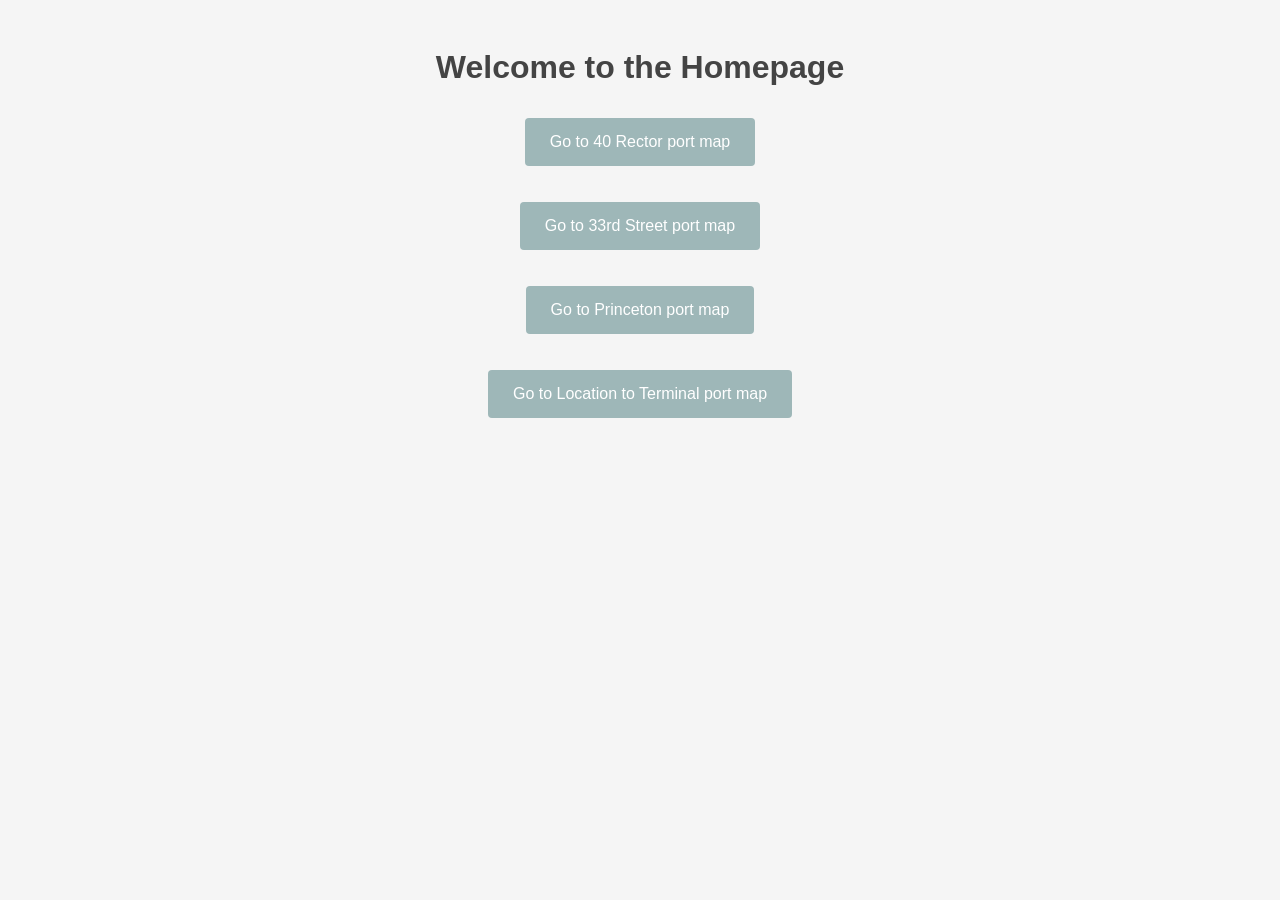
<file: index.html>
<!DOCTYPE html>
<html lang="en">
<head>
    <meta charset="UTF-8">
    <meta http-equiv="X-UA-Compatible" content="IE=edge">
    <meta name="viewport" content="width=device-width, initial-scale=1.0">
    <link rel="stylesheet" href="homepagestyle.css">
    <title>Home</title>
</head>
<body>
    <h1>Welcome to the Homepage</h1>

    <p><a href="40 Rector.html">Go to 40 Rector port map</a></p>
    <p><a href="33rd.html">Go to 33rd Street port map</a></p>
    <p><a href="Princeton.html">Go to Princeton port map</a></p>
    <p><a href="Location To Terminal Map.html">Go to Location to Terminal port map</a></p>
</body>
</html>
</file>
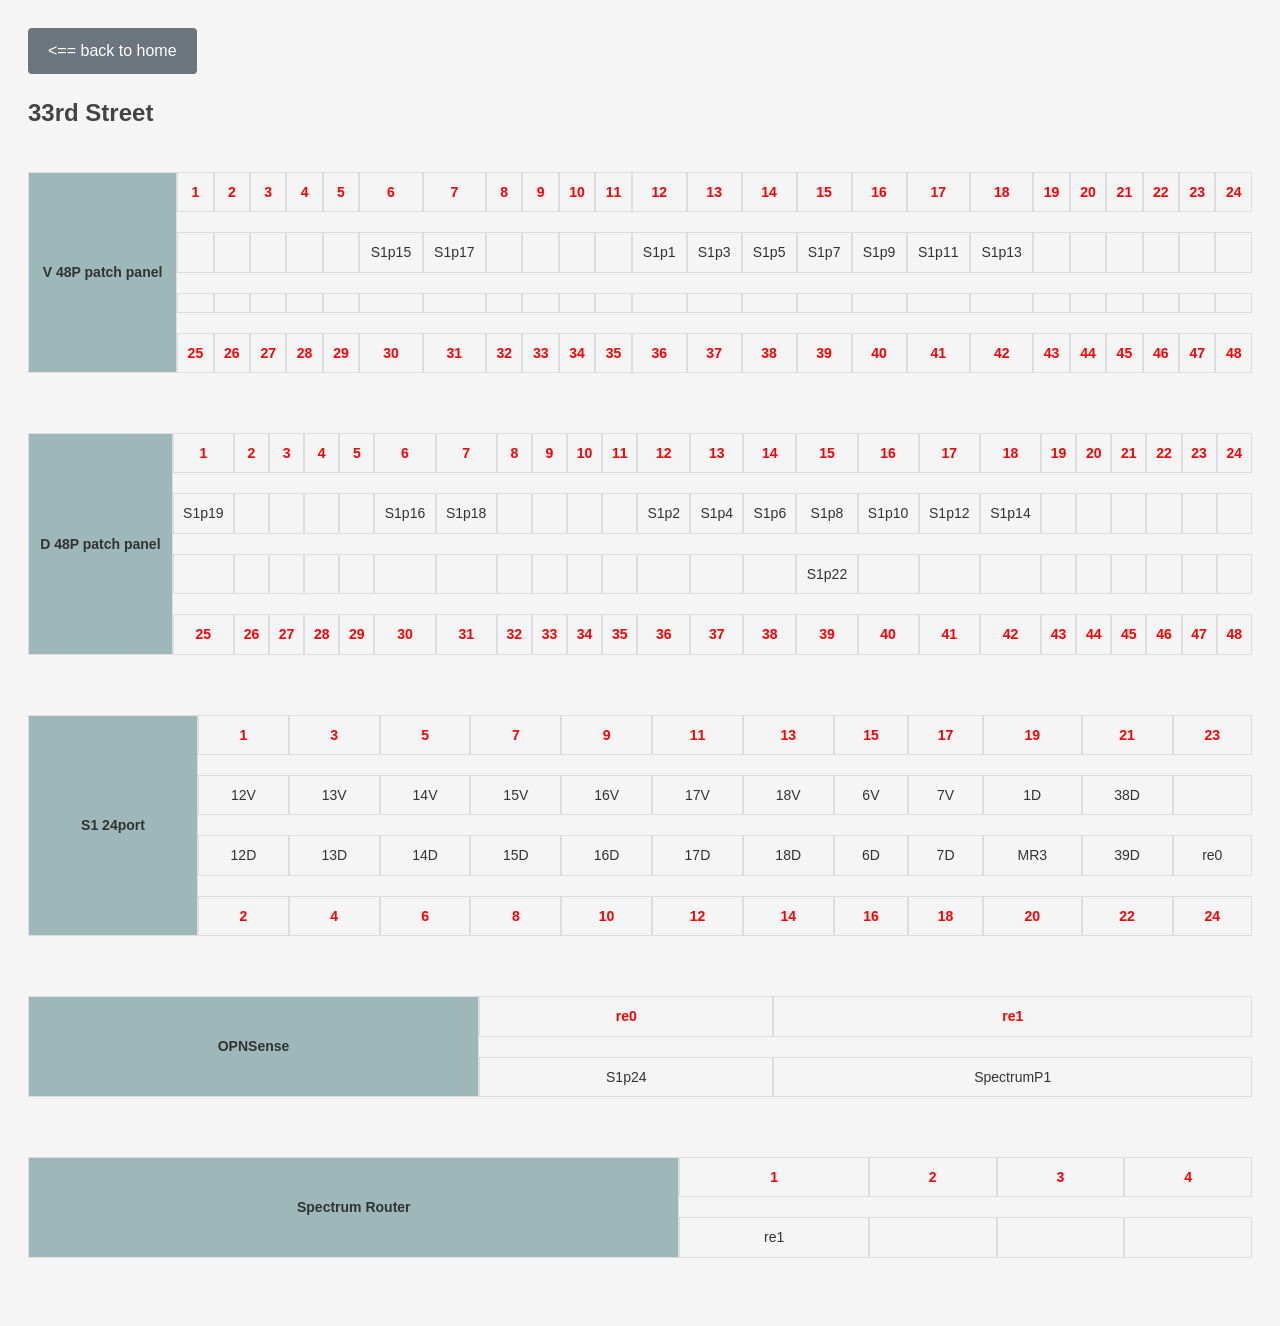
<file: 33rd.html>
<!DOCTYPE html>
<html lang="en">
<head>
    <meta charset="UTF-8">
    <meta http-equiv="X-UA-Compatible" content="IE=edge">
    <meta name="viewport" content="width=device-width, initial-scale=1.0">
    <link rel="stylesheet" href="stylesheet.css">
    <title>Document</title>
</head>
<body>
    <a href="index.html"><== back to home</a>

    <h2>33rd Street</h2>
<table>
       <tr>
        <th rowspan="4">V  48P patch panel</th>
        <td class="portnum">1</td>
        <td class="portnum">2</td>
        <td class="portnum">3</td>
        <td class="portnum">4</td>
        <td class="portnum">5</td>
        <td class="portnum">6</td>
        <td class="portnum">7</td>
        <td class="portnum">8</td>
        <td class="portnum">9</td>
        <td class="portnum">10</td>
        <td class="portnum">11</td>
        <td class="portnum">12</td>
        <td class="portnum">13</td>
        <td class="portnum">14</td>
        <td class="portnum">15</td>
        <td class="portnum">16</td>
        <td class="portnum">17</td>
        <td class="portnum">18</td>
        <td class="portnum">19</td>
        <td class="portnum">20</td>
        <td class="portnum">21</td>
        <td class="portnum">22</td>
        <td class="portnum">23</td>
        <td class="portnum">24</td>
    </tr>
    <tr>
        <td></td>
        <td></td>
        <td></td>
        <td></td>
        <td></td>
        <td>S1p15</td>
        <td>S1p17</td>
        <td></td>
        <td></td>
        <td></td>
        <td></td>
        <td>S1p1</td>
        <td>S1p3</td>
        <td>S1p5</td>
        <td>S1p7</td>
        <td>S1p9</td>
        <td>S1p11</td>
        <td>S1p13</td>
        <td></td>
        <td></td>
        <td></td>
        <td></td>
        <td></td>
        <td></td>
    </tr>
    <tr style="height: 20px;">
        <td></td>
        <td></td>
        <td></td>
        <td></td>
        <td></td>
        <td></td>
        <td></td>
        <td></td>
        <td></td>
        <td></td>
        <td></td>
        <td></td>
        <td></td>
        <td></td>
        <td></td>
        <td></td>
        <td></td>
        <td></td>
        <td></td>
        <td></td>
        <td></td>
        <td></td>
        <td></td>
        <td></td>
    </tr>
    <tr>
        <td class="portnum">25</td>
        <td class="portnum">26</td>
        <td class="portnum">27</td>
        <td class="portnum">28</td>
        <td class="portnum">29</td>
        <td class="portnum">30</td>
        <td class="portnum">31</td>
        <td class="portnum">32</td>
        <td class="portnum">33</td>
        <td class="portnum">34</td>
        <td class="portnum">35</td>
        <td class="portnum">36</td>
        <td class="portnum">37</td>
        <td class="portnum">38</td>
        <td class="portnum">39</td>
        <td class="portnum">40</td>
        <td class="portnum">41</td>
        <td class="portnum">42</td>
        <td class="portnum">43</td>
        <td class="portnum">44</td>
        <td class="portnum">45</td>
        <td class="portnum">46</td>
        <td class="portnum">47</td>
        <td class="portnum">48</td>
    </tr>
</table>
<table>
    <tr>
        <th rowspan="4">D  48P patch panel</th>
        <td class="portnum">1</td>
        <td class="portnum">2</td>
        <td class="portnum">3</td>
        <td class="portnum">4</td>
        <td class="portnum">5</td>
        <td class="portnum">6</td>
        <td class="portnum">7</td>
        <td class="portnum">8</td>
        <td class="portnum">9</td>
        <td class="portnum">10</td>
        <td class="portnum">11</td>
        <td class="portnum">12</td>
        <td class="portnum">13</td>
        <td class="portnum">14</td>
        <td class="portnum">15</td>
        <td class="portnum">16</td>
        <td class="portnum">17</td>
        <td class="portnum">18</td>
        <td class="portnum">19</td>
        <td class="portnum">20</td>
        <td class="portnum">21</td>
        <td class="portnum">22</td>
        <td class="portnum">23</td>
        <td class="portnum">24</td>
    </tr>
    <tr>
        <td>S1p19</td>
        <td></td>
        <td></td>
        <td></td>
        <td></td>
        <td>S1p16</td>
        <td>S1p18</td>
        <td></td>
        <td></td>
        <td></td>
        <td></td>
        <td>S1p2</td>
        <td>S1p4</td>
        <td>S1p6</td>
        <td>S1p8</td>
        <td>S1p10</td>
        <td>S1p12</td>
        <td>S1p14</td>
        <td></td>
        <td></td>
        <td></td>
        <td></td>
        <td></td>
        <td></td>
    </tr>
    <tr>
        <td></td>
        <td></td>
        <td></td>
        <td></td>
        <td></td>
        <td></td>
        <td></td>
        <td></td>
        <td></td>
        <td></td>
        <td></td>
        <td></td>
        <td></td>
        <td></td>
        <td>S1p22</td>
        <td></td>
        <td></td>
        <td></td>
        <td></td>
        <td></td>
        <td></td>
        <td></td>
        <td></td>
        <td></td>
    </tr>
    <tr>
        <td class="portnum">25</td>
        <td class="portnum">26</td>
        <td class="portnum">27</td>
        <td class="portnum">28</td>
        <td class="portnum">29</td>
        <td class="portnum">30</td>
        <td class="portnum">31</td>
        <td class="portnum">32</td>
        <td class="portnum">33</td>
        <td class="portnum">34</td>
        <td class="portnum">35</td>
        <td class="portnum">36</td>
        <td class="portnum">37</td>
        <td class="portnum">38</td>
        <td class="portnum">39</td>
        <td class="portnum">40</td>
        <td class="portnum">41</td>
        <td class="portnum">42</td>
        <td class="portnum">43</td>
        <td class="portnum">44</td>
        <td class="portnum">45</td>
        <td class="portnum">46</td>
        <td class="portnum">47</td>
        <td class="portnum">48</td>
    </tr>
</table>    
<table>
    <tr>
        <th rowspan="4">S1 24port</th>
        <td class="portnum">1</td>
        <td class="portnum">3</td>
        <td class="portnum">5</td>
        <td class="portnum">7</td>
        <td class="portnum">9</td>
        <td class="portnum">11</td>
        <td class="portnum">13</td>
        <td class="portnum">15</td>
        <td class="portnum">17</td>
        <td class="portnum">19</td>
        <td class="portnum">21</td>
        <td class="portnum">23</td>
    </tr>
    <tr>
        <td>12V</td>
        <td>13V</td>
        <td>14V</td>
        <td>15V</td>
        <td>16V</td>
        <td>17V</td>
        <td>18V</td>
        <td>6V</td>
        <td>7V</td>
        <td>1D</td>
        <td>38D</td>
        <td></td>
    </tr>
    <tr>
        <td>12D</td>
        <td>13D</td>
        <td>14D</td>
        <td>15D</td>
        <td>16D</td>
        <td>17D</td>
        <td>18D</td>
        <td>6D</td>
        <td>7D</td>
        <td>MR3</td>
        <td>39D</td>
        <td>re0</td>
    </tr>
    <tr>
        <td class="portnum">2</td>
        <td class="portnum">4</td>
        <td class="portnum">6</td>
        <td class="portnum">8</td>
        <td class="portnum">10</td>
        <td class="portnum">12</td>
        <td class="portnum">14</td>
        <td class="portnum">16</td>
        <td class="portnum">18</td>
        <td class="portnum">20</td>
        <td class="portnum">22</td>
        <td class="portnum">24</td>
    </tr>
</table>
<table>
    <tr>
        <th rowspan="2">OPNSense</th>
        <td class="portnum">re0</td>
        <td class="portnum">re1</td>
    </tr>
    <tr>
        <td>S1p24</td>
        <td>SpectrumP1</td>
    </tr>
</table>
<table>
     <tr>
        <th rowspan="2">Spectrum Router</th>
        <td class="portnum">1</td>
        <td class="portnum">2</td>
        <td class="portnum">3</td>
        <td class="portnum">4</td>
    </tr>
    <tr>
        <td>re1</td>
        <td></td>
        <td></td>
        <td></td>
    </tr>
</table>
</body>
</html>
</file>
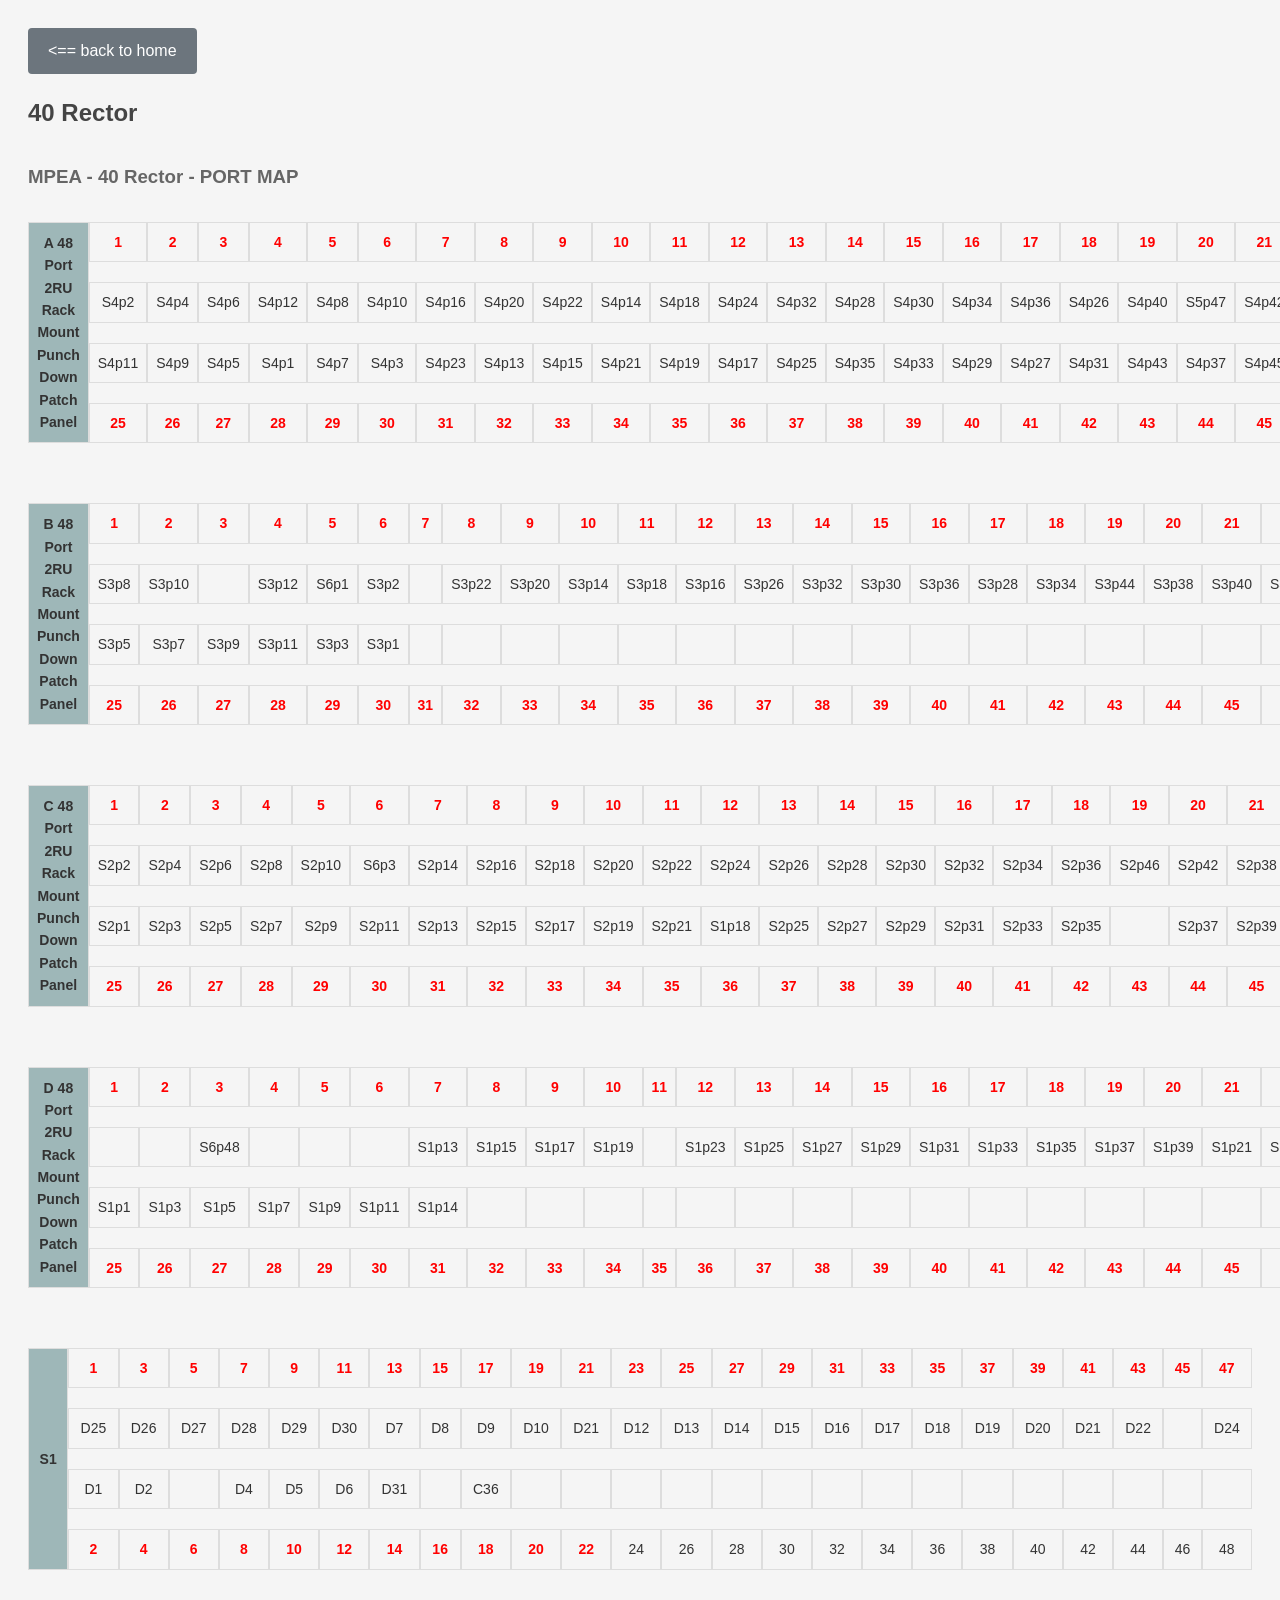
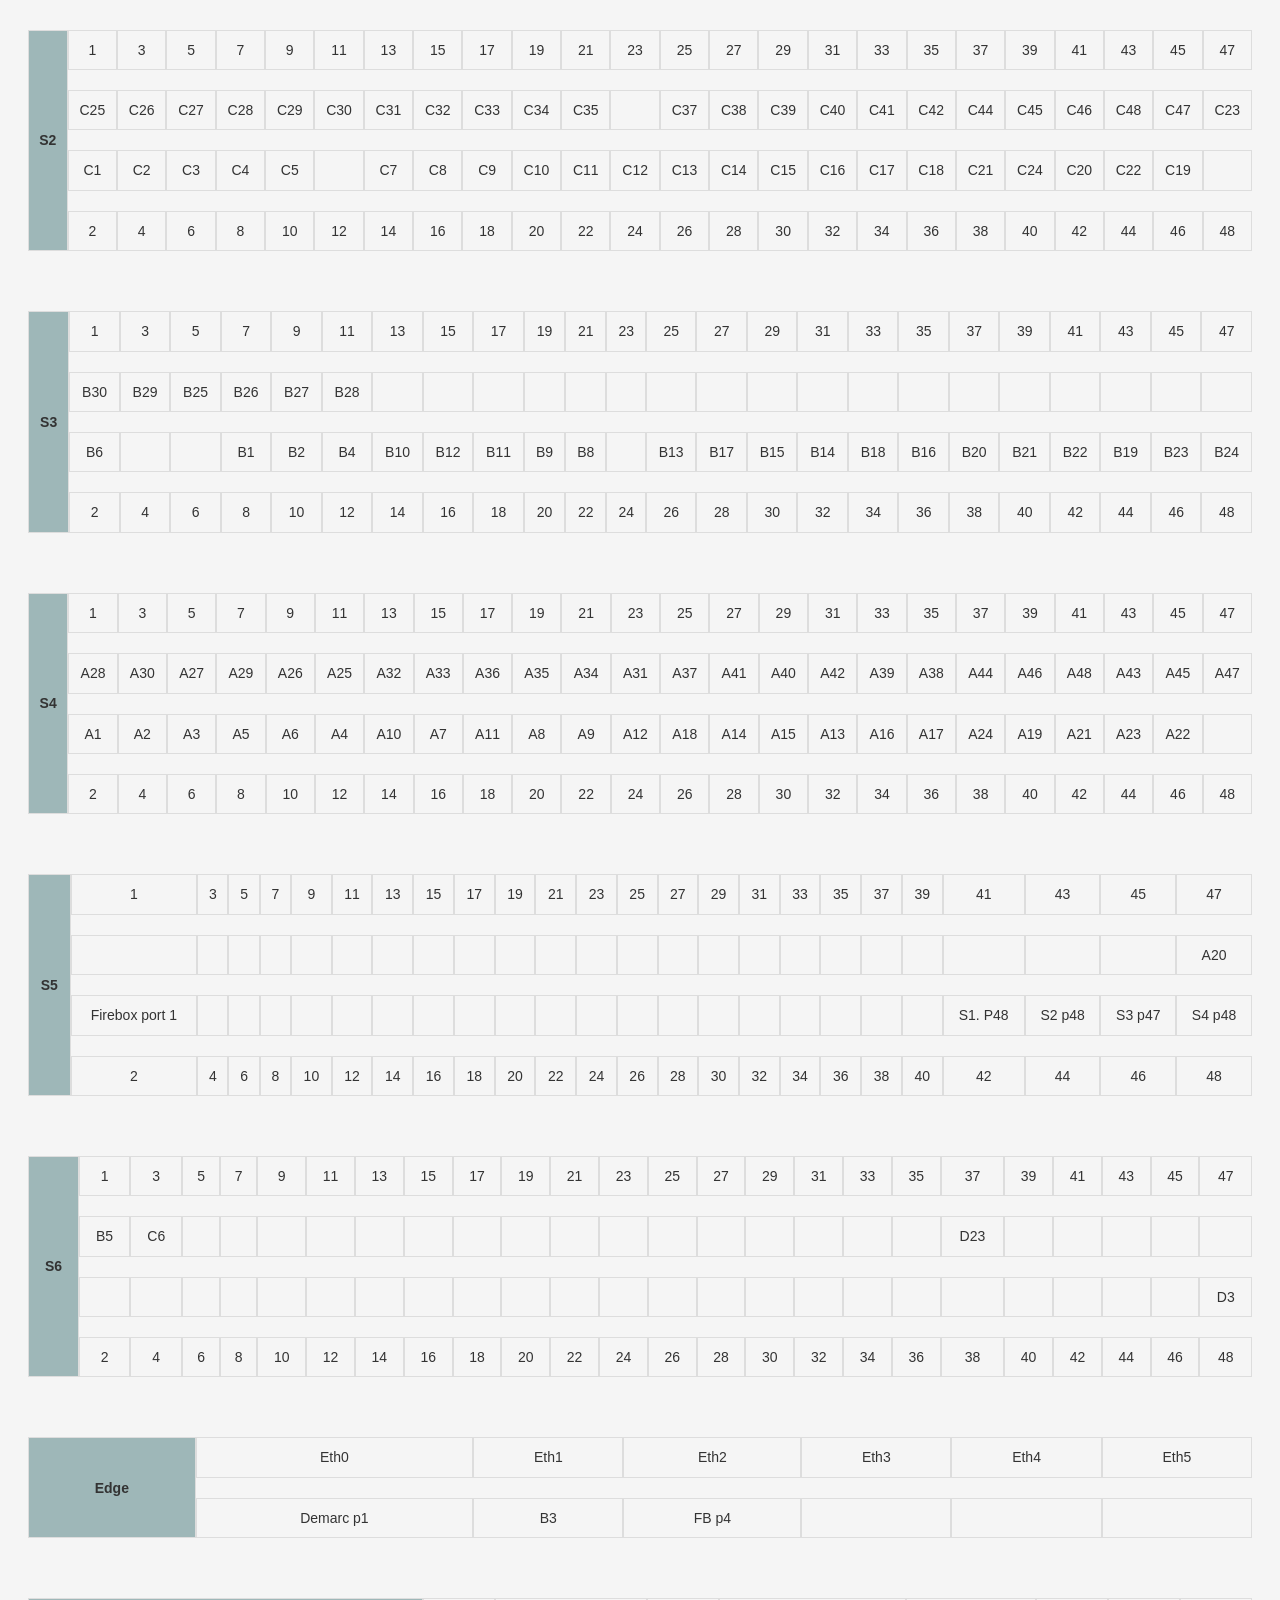
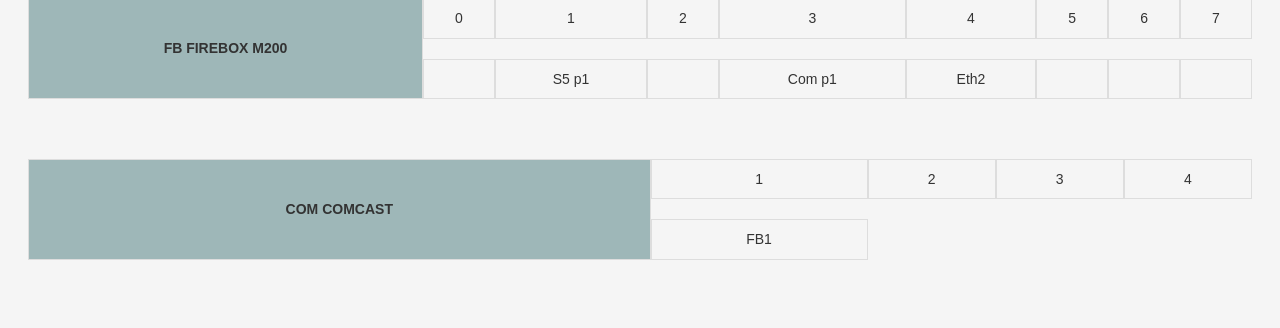
<file: 40 Rector.html>
<!DOCTYPE html>
<html lang="en">
<head>
    <meta charset="UTF-8">
    <meta http-equiv="X-UA-Compatible" content="IE=edge">
    <meta name="viewport" content="width=device-width, initial-scale=1.0">
    <link rel="stylesheet" href="stylesheet.css">
    <title>Document</title>
</head>
<body>
<a href="index.html"><== back to home</a>
    
<h2>40 Rector</h2>

<h3>MPEA - 40 Rector - PORT MAP</h3>

<table>    
    <tr>
        <th rowspan="4">A 48 Port 2RU Rack Mount Punch Down Patch Panel </th>
        <td class="portnum">1</td>
        <td class="portnum">2</td>
        <td class="portnum">3</td>
        <td class="portnum">4</td>
        <td class="portnum">5</td>
        <td class="portnum">6</td>
        <td class="portnum">7</td>
        <td class="portnum">8</td>
        <td class="portnum">9</td>
        <td class="portnum">10</td>
        <td class="portnum">11</td>
        <td class="portnum">12</td>
        <td class="portnum">13</td>
        <td class="portnum">14</td>
        <td class="portnum">15</td>
        <td class="portnum">16</td>
        <td class="portnum">17</td>
        <td class="portnum">18</td>
        <td class="portnum">19</td>
        <td class="portnum">20</td>
        <td class="portnum">21</td>
        <td class="portnum">22</td>
        <td class="portnum">23</td>
        <td class="portnum">24</td>
    </tr>
    <tr>
        <td>S4p2</td>
        <td>S4p4</td>
        <td>S4p6</td>
        <td>S4p12</td>
        <td>S4p8</td>
        <td>S4p10</td>
        <td>S4p16</td>
        <td>S4p20</td>
        <td>S4p22</td>
        <td>S4p14</td>
        <td>S4p18</td>
        <td>S4p24</td>
        <td>S4p32</td>
        <td>S4p28</td>
        <td>S4p30</td>
        <td>S4p34</td>
        <td>S4p36</td>
        <td>S4p26</td>
        <td>S4p40</td>
        <td>S5p47</td>
        <td>S4p42</td>
        <td>S4p46</td>
        <td>S4p44</td>
        <td>S4p38</td>
    </tr>
    <tr>
        <td>S4p11</td>
        <td>S4p9</td>
        <td>S4p5</td>
        <td>S4p1</td>
        <td>S4p7</td>
        <td>S4p3</td>
        <td>S4p23</td>
        <td>S4p13</td>
        <td>S4p15</td>
        <td>S4p21</td>
        <td>S4p19</td>
        <td>S4p17</td>
        <td>S4p25</td>
        <td>S4p35</td>
        <td>S4p33</td>
        <td>S4p29</td>
        <td>S4p27</td>
        <td>S4p31</td>
        <td>S4p43</td>
        <td>S4p37</td>
        <td>S4p45</td>
        <td>S4p39</td>
        <td>S4p47</td>
        <td>S4p41</td>
    </tr>
    <tr>
        <td class="portnum">25</td>
        <td class="portnum">26</td>
        <td class="portnum">27</td>
        <td class="portnum">28</td>
        <td class="portnum">29</td>
        <td class="portnum">30</td>
        <td class="portnum">31</td>
        <td class="portnum">32</td>
        <td class="portnum">33</td>
        <td class="portnum">34</td>
        <td class="portnum">35</td>
        <td class="portnum">36</td>
        <td class="portnum">37</td>
        <td class="portnum">38</td>
        <td class="portnum">39</td>
        <td class="portnum">40</td>
        <td class="portnum">41</td>
        <td class="portnum">42</td>
        <td class="portnum">43</td>
        <td class="portnum">44</td>
        <td class="portnum">45</td>
        <td class="portnum">46</td>
        <td class="portnum">47</td>
        <td class="portnum">48</td>
    </tr>
</table>
<table>
    <tr>
        <th rowspan="4">B 48 Port 2RU Rack Mount Punch Down Patch Panel </th>
        <td class="portnum">1</td>
        <td class="portnum">2</td>
        <td class="portnum">3</td>
        <td class="portnum">4</td>
        <td class="portnum">5</td>
        <td class="portnum">6</td>
        <td class="portnum">7</td>
        <td class="portnum">8</td>
        <td class="portnum">9</td>
        <td class="portnum">10</td>
        <td class="portnum">11</td>
        <td class="portnum">12</td>
        <td class="portnum">13</td>
        <td class="portnum">14</td>
        <td class="portnum">15</td>
        <td class="portnum">16</td>
        <td class="portnum">17</td>
        <td class="portnum">18</td>
        <td class="portnum">19</td>
        <td class="portnum">20</td>
        <td class="portnum">21</td>
        <td class="portnum">22</td>
        <td class="portnum">23</td>
        <td class="portnum">24</td>
    </tr>
    <tr>
        <td>S3p8</td>
        <td>S3p10</td>
        <td></td>
        <td>S3p12</td>
        <td>S6p1</td>
        <td>S3p2</td>
        <td></td>
        <td>S3p22</td>
        <td>S3p20</td>
        <td>S3p14</td>
        <td>S3p18</td>
        <td>S3p16</td>
        <td>S3p26</td>
        <td>S3p32</td>
        <td>S3p30</td>
        <td>S3p36</td>
        <td>S3p28</td>
        <td>S3p34</td>
        <td>S3p44</td>
        <td>S3p38</td>
        <td>S3p40</td>
        <td>S3p42</td>
        <td>S3p46</td>
        <td>S3p48</td>
    </tr>
    <tr>
        <td>S3p5</td>
        <td>S3p7</td>
        <td>S3p9</td>
        <td>S3p11</td>
        <td>S3p3</td>
        <td>S3p1</td>
        <td></td>
        <td></td>
        <td></td>
        <td></td>
        <td></td>
        <td></td>
        <td></td>
        <td></td>
        <td></td>
        <td></td>
        <td></td>
        <td></td>
        <td></td>
        <td></td>
        <td></td>
        <td></td>
        <td></td>
        <td></td>
    </tr>
    <tr>
        <td class="portnum">25</td>
        <td class="portnum">26</td>
        <td class="portnum">27</td>
        <td class="portnum">28</td>
        <td class="portnum">29</td>
        <td class="portnum">30</td>
        <td class="portnum">31</td>
        <td class="portnum">32</td>
        <td class="portnum">33</td>
        <td class="portnum">34</td>
        <td class="portnum">35</td>
        <td class="portnum">36</td>
        <td class="portnum">37</td>
        <td class="portnum">38</td>
        <td class="portnum">39</td>
        <td class="portnum">40</td>
        <td class="portnum">41</td>
        <td class="portnum">42</td>
        <td class="portnum">43</td>
        <td class="portnum">44</td>
        <td class="portnum">45</td>
        <td class="portnum">46</td>
        <td class="portnum">47</td>
        <td class="portnum">48</td>
    </tr>
</table>
<table>
    <tr>
        <th rowspan="4">C 48 Port 2RU Rack Mount Punch Down Patch Panel </th>
        <td class="portnum">1</td>
        <td class="portnum">2</td>
        <td class="portnum">3</td>
        <td class="portnum">4</td>
        <td class="portnum">5</td>
        <td class="portnum">6</td>
        <td class="portnum">7</td>
        <td class="portnum">8</td>
        <td class="portnum">9</td>
        <td class="portnum">10</td>
        <td class="portnum">11</td>
        <td class="portnum">12</td>
        <td class="portnum">13</td>
        <td class="portnum">14</td>
        <td class="portnum">15</td>
        <td class="portnum">16</td>
        <td class="portnum">17</td>
        <td class="portnum">18</td>
        <td class="portnum">19</td>
        <td class="portnum">20</td>
        <td class="portnum">21</td>
        <td class="portnum">22</td>
        <td class="portnum">23</td>
        <td class="portnum">24</td>
    </tr>
    <tr>
        <td>S2p2</td>
        <td>S2p4</td>
        <td>S2p6</td>
        <td>S2p8</td>
        <td>S2p10</td>
        <td>S6p3</td>
        <td>S2p14</td>
        <td>S2p16</td>
        <td>S2p18</td>
        <td>S2p20</td>
        <td>S2p22</td>
        <td>S2p24</td>
        <td>S2p26</td>
        <td>S2p28</td>
        <td>S2p30</td>
        <td>S2p32</td>
        <td>S2p34</td>
        <td>S2p36</td>
        <td>S2p46</td>
        <td>S2p42</td>
        <td>S2p38</td>
        <td>S2p44</td>
        <td>S2p47</td>
        <td>S2p40</td>
    </tr>
    <tr>
        <td>S2p1</td>
        <td>S2p3</td>
        <td>S2p5</td>
        <td>S2p7</td>
        <td>S2p9</td>
        <td>S2p11</td>
        <td>S2p13</td>
        <td>S2p15</td>
        <td>S2p17</td>
        <td>S2p19</td>
        <td>S2p21</td>
        <td>S1p18</td>
        <td>S2p25</td>
        <td>S2p27</td>
        <td>S2p29</td>
        <td>S2p31</td>
        <td>S2p33</td>
        <td>S2p35</td>
        <td></td>
        <td>S2p37</td>
        <td>S2p39</td>
        <td>S2p41</td>
        <td>S2p45</td>
        <td>S2p43</td>
    </tr>
    <tr>
        <td class="portnum">25</td>
        <td class="portnum">26</td>
        <td class="portnum">27</td>
        <td class="portnum">28</td>
        <td class="portnum">29</td>
        <td class="portnum">30</td>
        <td class="portnum">31</td>
        <td class="portnum">32</td>
        <td class="portnum">33</td>
        <td class="portnum">34</td>
        <td class="portnum">35</td>
        <td class="portnum">36</td>
        <td class="portnum">37</td>
        <td class="portnum">38</td>
        <td class="portnum">39</td>
        <td class="portnum">40</td>
        <td class="portnum">41</td>
        <td class="portnum">42</td>
        <td class="portnum">43</td>
        <td class="portnum">44</td>
        <td class="portnum">45</td>
        <td class="portnum">46</td>
        <td class="portnum">47</td>
        <td class="portnum">48</td>
    </tr>
</table>
<table>
    <tr>
        <th rowspan="4">D 48 Port 2RU Rack Mount Punch Down Patch Panel </th>
        <td class="portnum">1</td>
        <td class="portnum">2</td>
        <td class="portnum">3</td>
        <td class="portnum">4</td>
        <td class="portnum">5</td>
        <td class="portnum">6</td>
        <td class="portnum">7</td>
        <td class="portnum">8</td>
        <td class="portnum">9</td>
        <td class="portnum">10</td>
        <td class="portnum">11</td>
        <td class="portnum">12</td>
        <td class="portnum">13</td>
        <td class="portnum">14</td>
        <td class="portnum">15</td>
        <td class="portnum">16</td>
        <td class="portnum">17</td>
        <td class="portnum">18</td>
        <td class="portnum">19</td>
        <td class="portnum">20</td>
        <td class="portnum">21</td>
        <td class="portnum">22</td>
        <td class="portnum">23</td>
        <td class="portnum">24</td>
    </tr>
    <tr>
        <td></td>
        <td></td>
        <td>S6p48</td>
        <td></td>
        <td></td>
        <td></td>
        <td>S1p13</td>
        <td>S1p15</td>
        <td>S1p17</td>
        <td>S1p19</td>
        <td></td>
        <td>S1p23</td>
        <td>S1p25</td>
        <td>S1p27</td>
        <td>S1p29</td>
        <td>S1p31</td>
        <td>S1p33</td>
        <td>S1p35</td>
        <td>S1p37</td>
        <td>S1p39</td>
        <td>S1p21</td>
        <td>S1p43</td>
        <td>S6p37</td>
        <td>S1p47</td>
    </tr>
    <tr>
        <td>S1p1</td>
        <td>S1p3</td>
        <td>S1p5</td>
        <td>S1p7</td>
        <td>S1p9</td>
        <td>S1p11</td>
        <td>S1p14</td>
        <td></td>
        <td></td>
        <td></td>
        <td></td>
        <td></td>
        <td></td>
        <td></td>
        <td></td>
        <td></td>
        <td></td>
        <td></td>
        <td></td>
        <td></td>
        <td></td>
        <td></td>
        <td></td>
        <td></td>
    </tr>
    <tr>
        <td class="portnum">25</td>
        <td class="portnum">26</td>
        <td class="portnum">27</td>
        <td class="portnum">28</td>
        <td class="portnum">29</td>
        <td class="portnum">30</td>
        <td class="portnum">31</td>
        <td class="portnum">32</td>
        <td class="portnum">33</td>
        <td class="portnum">34</td>
        <td class="portnum">35</td>
        <td class="portnum">36</td>
        <td class="portnum">37</td>
        <td class="portnum">38</td>
        <td class="portnum">39</td>
        <td class="portnum">40</td>
        <td class="portnum">41</td>
        <td class="portnum">42</td>
        <td class="portnum">43</td>
        <td class="portnum">44</td>
        <td class="portnum">45</td>
        <td class="portnum">46</td>
        <td class="portnum">47</td>
        <td class="portnum">48</td>
    </tr>
</table>
<table>
    <tr>
        <th rowspan="4">S1</th>
        <td class="portnum">1</td>
        <td class="portnum">3</td>
        <td class="portnum">5</td>
        <td class="portnum">7</td>
        <td class="portnum">9</td>
        <td class="portnum">11</td>
        <td class="portnum">13</td>
        <td class="portnum">15</td>
        <td class="portnum">17</td>
        <td class="portnum">19</td>
        <td class="portnum">21</td>
        <td class="portnum">23</td>
        <td class="portnum">25</td>
        <td class="portnum">27</td>
        <td class="portnum">29</td>
        <td class="portnum">31</td>
        <td class="portnum">33</td>
        <td class="portnum">35</td>
        <td class="portnum">37</td>
        <td class="portnum">39</td>
        <td class="portnum">41</td>
        <td class="portnum">43</td>
        <td class="portnum">45</td>
        <td class="portnum">47</td>
    </tr>
    <tr>
        <td>D25</td>
        <td>D26</td>
        <td>D27</td>
        <td>D28</td>
        <td>D29</td>
        <td>D30</td>
        <td>D7</td>
        <td>D8</td>
        <td>D9</td>
        <td>D10</td>
        <td>D21</td>
        <td>D12</td>
        <td>D13</td>
        <td>D14</td>
        <td>D15</td>
        <td>D16</td>
        <td>D17</td>
        <td>D18</td>
        <td>D19</td>
        <td>D20</td>
        <td>D21</td>
        <td>D22</td>
        <td></td>
        <td>D24</td>
    </tr>
    <tr>
        <td>D1</td>
        <td>D2</td>
        <td></td>
        <td>D4</td>
        <td>D5</td>
        <td>D6</td>
        <td>D31</td>
        <td></td>
        <td>C36</td>
        <td></td>
        <td></td>
        <td></td>
        <td></td>
        <td></td>
        <td></td>
        <td></td>
        <td></td>
        <td></td>
        <td></td>
        <td></td>
        <td></td>
        <td></td>
        <td></td>
        <td></td>
    </tr>
    <tr>
        <td class="portnum">2</td>
        <td class="portnum">4</td>
        <td class="portnum">6</td>
        <td class="portnum">8</td>
        <td class="portnum">10</td>
        <td class="portnum">12</td>
        <td class="portnum">14</td>
        <td class="portnum">16</td>
        <td class="portnum">18</td>
        <td class="portnum">20</td>
        <td class="portnum">22</td>
        <td>24</td>
        <td>26</td>
        <td>28</td>
        <td>30</td>
        <td>32</td>
        <td>34</td>
        <td>36</td>
        <td>38</td>
        <td>40</td>
        <td>42</td>
        <td>44</td>
        <td>46</td>
        <td>48</td>
    </tr>
</table>
<table>
    <tr>
        <th rowspan="4">S2</th>
        <td>1</td>
        <td>3</td>
        <td>5</td>
        <td>7</td>
        <td>9</td>
        <td>11</td>
        <td>13</td>
        <td>15</td>
        <td>17</td>
        <td>19</td>
        <td>21</td>
        <td>23</td>
        <td>25</td>
        <td>27</td>
        <td>29</td>
        <td>31</td>
        <td>33</td>
        <td>35</td>
        <td>37</td>
        <td>39</td>
        <td>41</td>
        <td>43</td>
        <td>45</td>
        <td>47</td>
    </tr>
    <tr>
        <td>C25</td>
        <td>C26</td>
        <td>C27</td>
        <td>C28</td>
        <td>C29</td>
        <td>C30</td>
        <td>C31</td>
        <td>C32</td>
        <td>C33</td>
        <td>C34</td>
        <td>C35</td>
        <td></td>
        <td>C37</td>
        <td>C38</td>
        <td>C39</td>
        <td>C40</td>
        <td>C41</td>
        <td>C42</td>
        <td>C44</td>
        <td>C45</td>
        <td>C46</td>
        <td>C48</td>
        <td>C47</td>
        <td>C23</td>
    </tr>
    <tr>
        <td>C1</td>
        <td>C2</td>
        <td>C3</td>
        <td>C4</td>
        <td>C5</td>
        <td></td>
        <td>C7</td>
        <td>C8</td>
        <td>C9</td>
        <td>C10</td>
        <td>C11</td>
        <td>C12</td>
        <td>C13</td>
        <td>C14</td>
        <td>C15</td>
        <td>C16</td>
        <td>C17</td>
        <td>C18</td>
        <td>C21</td>
        <td>C24</td>
        <td>C20</td>
        <td>C22</td>
        <td>C19</td>
        <td></td>
    </tr>
    <tr>
        <td>2</td>
        <td>4</td>
        <td>6</td>
        <td>8</td>
        <td>10</td>
        <td>12</td>
        <td>14</td>
        <td>16</td>
        <td>18</td>
        <td>20</td>
        <td>22</td>
        <td>24</td>
        <td>26</td>
        <td>28</td>
        <td>30</td>
        <td>32</td>
        <td>34</td>
        <td>36</td>
        <td>38</td>
        <td>40</td>
        <td>42</td>
        <td>44</td>
        <td>46</td>
        <td>48</td>
    </tr>
</table>
<table>
    <tr>
        <th rowspan="4">S3</th>
        <td>1</td>
        <td>3</td>
        <td>5</td>
        <td>7</td>
        <td>9</td>
        <td>11</td>
        <td>13</td>
        <td>15</td>
        <td>17</td>
        <td>19</td>
        <td>21</td>
        <td>23</td>
        <td>25</td>
        <td>27</td>
        <td>29</td>
        <td>31</td>
        <td>33</td>
        <td>35</td>
        <td>37</td>
        <td>39</td>
        <td>41</td>
        <td>43</td>
        <td>45</td>
        <td>47</td>
    </tr>
    <tr>
        <td>B30</td>
        <td>B29</td>
        <td>B25</td>
        <td>B26</td>
        <td>B27</td>
        <td>B28</td>
        <td></td>
        <td></td>
        <td></td>
        <td></td>
        <td></td>
        <td></td>
        <td></td>
        <td></td>
        <td></td>
        <td></td>
        <td></td>
        <td></td>
        <td></td>
        <td></td>
        <td></td>
        <td></td>
        <td></td>
        <td></td>
    </tr>
    <tr>
        <td>B6</td>
        <td></td>
        <td></td>
        <td>B1</td>
        <td>B2</td>
        <td>B4</td>
        <td>B10</td>
        <td>B12</td>
        <td>B11</td>
        <td>B9</td>
        <td>B8</td>
        <td></td>
        <td>B13</td>
        <td>B17</td>
        <td>B15</td>
        <td>B14</td>
        <td>B18</td>
        <td>B16</td>
        <td>B20</td>
        <td>B21</td>
        <td>B22</td>
        <td>B19</td>
        <td>B23</td>
        <td>B24</td>
    </tr>
    <tr>
        <td>2</td>
        <td>4</td>
        <td>6</td>
        <td>8</td>
        <td>10</td>
        <td>12</td>
        <td>14</td>
        <td>16</td>
        <td>18</td>
        <td>20</td>
        <td>22</td>
        <td>24</td>
        <td>26</td>
        <td>28</td>
        <td>30</td>
        <td>32</td>
        <td>34</td>
        <td>36</td>
        <td>38</td>
        <td>40</td>
        <td>42</td>
        <td>44</td>
        <td>46</td>
        <td>48</td>
    </tr>
</table>
<table>
    <tr>
        <th rowspan="4">S4</th>
        <td>1</td>
        <td>3</td>
        <td>5</td>
        <td>7</td>
        <td>9</td>
        <td>11</td>
        <td>13</td>
        <td>15</td>
        <td>17</td>
        <td>19</td>
        <td>21</td>
        <td>23</td>
        <td>25</td>
        <td>27</td>
        <td>29</td>
        <td>31</td>
        <td>33</td>
        <td>35</td>
        <td>37</td>
        <td>39</td>
        <td>41</td>
        <td>43</td>
        <td>45</td>
        <td>47</td>
    </tr>
    <tr>
        <td>A28</td>
        <td>A30</td>
        <td>A27</td>
        <td>A29</td>
        <td>A26</td>
        <td>A25</td>
        <td>A32</td>
        <td>A33</td>
        <td>A36</td>
        <td>A35</td>
        <td>A34</td>
        <td>A31</td>
        <td>A37</td>
        <td>A41</td>
        <td>A40</td>
        <td>A42</td>
        <td>A39</td>
        <td>A38</td>
        <td>A44</td>
        <td>A46</td>
        <td>A48</td>
        <td>A43</td>
        <td>A45</td>
        <td>A47</td>
    </tr>
    <tr>
        <td>A1</td>
        <td>A2</td>
        <td>A3</td>
        <td>A5</td>
        <td>A6</td>
        <td>A4</td>
        <td>A10</td>
        <td>A7</td>
        <td>A11</td>
        <td>A8</td>
        <td>A9</td>
        <td>A12</td>
        <td>A18</td>
        <td>A14</td>
        <td>A15</td>
        <td>A13</td>
        <td>A16</td>
        <td>A17</td>
        <td>A24</td>
        <td>A19</td>
        <td>A21</td>
        <td>A23</td>
        <td>A22</td>
        <td></td>
    </tr>
    <tr>
        <td>2</td>
        <td>4</td>
        <td>6</td>
        <td>8</td>
        <td>10</td>
        <td>12</td>
        <td>14</td>
        <td>16</td>
        <td>18</td>
        <td>20</td>
        <td>22</td>
        <td>24</td>
        <td>26</td>
        <td>28</td>
        <td>30</td>
        <td>32</td>
        <td>34</td>
        <td>36</td>
        <td>38</td>
        <td>40</td>
        <td>42</td>
        <td>44</td>
        <td>46</td>
        <td>48</td>
    </tr>
</table>
<table>
    <tr>
        <th rowspan="4">S5</th>
        <td>1</td>
        <td>3</td>
        <td>5</td>
        <td>7</td>
        <td>9</td>
        <td>11</td>
        <td>13</td>
        <td>15</td>
        <td>17</td>
        <td>19</td>
        <td>21</td>
        <td>23</td>
        <td>25</td>
        <td>27</td>
        <td>29</td>
        <td>31</td>
        <td>33</td>
        <td>35</td>
        <td>37</td>
        <td>39</td>
        <td>41</td>
        <td>43</td>
        <td>45</td>
        <td>47</td>
    </tr>
    <tr>
        <td></td>
        <td></td>
        <td></td>
        <td></td>
        <td></td>
        <td></td>
        <td></td>
        <td></td>
        <td></td>
        <td></td>
        <td></td>
        <td></td>
        <td></td>
        <td></td>
        <td></td>
        <td></td>
        <td></td>
        <td></td>
        <td></td>
        <td></td>
        <td></td>
        <td></td>
        <td></td>
        <td>A20</td>
    </tr>
    <tr>
        <td>Firebox port 1</td>
        <td></td>
        <td></td>
        <td></td>
        <td></td>
        <td></td>
        <td></td>
        <td></td>
        <td></td>
        <td></td>
        <td></td>
        <td></td>
        <td></td>
        <td></td>
        <td></td>
        <td></td>
        <td></td>
        <td></td>
        <td></td>
        <td></td>
        <td>S1. P48</td>
        <td>S2 p48</td>
        <td>S3 p47</td>
        <td>S4 p48</td>
    </tr>
    <tr>
        <td>2</td>
        <td>4</td>
        <td>6</td>
        <td>8</td>
        <td>10</td>
        <td>12</td>
        <td>14</td>
        <td>16</td>
        <td>18</td>
        <td>20</td>
        <td>22</td>
        <td>24</td>
        <td>26</td>
        <td>28</td>
        <td>30</td>
        <td>32</td>
        <td>34</td>
        <td>36</td>
        <td>38</td>
        <td>40</td>
        <td>42</td>
        <td>44</td>
        <td>46</td>
        <td>48</td>
    </tr>
</table>
<table>
    <tr>
        <th rowspan="4">S6</th>
        <td>1</td>
        <td>3</td>
        <td>5</td>
        <td>7</td>
        <td>9</td>
        <td>11</td>
        <td>13</td>
        <td>15</td>
        <td>17</td>
        <td>19</td>
        <td>21</td>
        <td>23</td>
        <td>25</td>
        <td>27</td>
        <td>29</td>
        <td>31</td>
        <td>33</td>
        <td>35</td>
        <td>37</td>
        <td>39</td>
        <td>41</td>
        <td>43</td>
        <td>45</td>
        <td>47</td>
    </tr>
    <tr>
        <td>B5</td>
        <td>C6</td>
        <td></td>
        <td></td>
        <td></td>
        <td></td>
        <td></td>
        <td></td>
        <td></td>
        <td></td>
        <td></td>
        <td></td>
        <td></td>
        <td></td>
        <td></td>
        <td></td>
        <td></td>
        <td></td>
        <td>D23</td>
        <td></td>
        <td></td>
        <td></td>
        <td></td>
        <td></td>
    </tr>
    <tr>
        <td></td>
        <td></td>
        <td></td>
        <td></td>
        <td></td>
        <td></td>
        <td></td>
        <td></td>
        <td></td>
        <td></td>
        <td></td>
        <td></td>
        <td></td>
        <td></td>
        <td></td>
        <td></td>
        <td></td>
        <td></td>
        <td></td>
        <td></td>
        <td></td>
        <td></td>
        <td></td>
        <td>D3</td>
    </tr>
    <tr>
        <td>2</td>
        <td>4</td>
        <td>6</td>
        <td>8</td>
        <td>10</td>
        <td>12</td>
        <td>14</td>
        <td>16</td>
        <td>18</td>
        <td>20</td>
        <td>22</td>
        <td>24</td>
        <td>26</td>
        <td>28</td>
        <td>30</td>
        <td>32</td>
        <td>34</td>
        <td>36</td>
        <td>38</td>
        <td>40</td>
        <td>42</td>
        <td>44</td>
        <td>46</td>
        <td>48</td>
    </tr>
</table>
<table>
    <tr>
        <th rowspan="2">Edge</th>
        <td>Eth0</td>
        <td>Eth1</td>
        <td>Eth2</td>
        <td>Eth3</td>
        <td>Eth4</td>
        <td>Eth5</td>
    </tr>
    <tr>
        <td>Demarc p1</td>
        <td>B3</td>
        <td>FB p4</td>
        <td></td>
        <td></td>
        <td></td>
    </tr>
</table>
<table>
    <tr>
        <th rowspan="2">FB FIREBOX M200</th>
        <td>0</td>
        <td>1</td>
        <td>2</td>
        <td>3</td>
        <td>4</td>
        <td>5</td>
        <td>6</td>
        <td>7</td>

    </tr>
    <tr>
        <td></td>
        <td>S5 p1</td>
        <td></td>
        <td>Com p1</td>
        <td>Eth2</td>
        <td></td>
        <td></td>
        <td></td>
    </tr>
</table>
<table> 
    <tr>
        <th rowspan="2">COM COMCAST</th>
        <td>1</td>
        <td>2</td>
        <td>3</td>
        <td>4</td>
    </tr>
    <tr>
        <td>FB1</td>
    </tr>
</table>

</body>
</html>
</file>
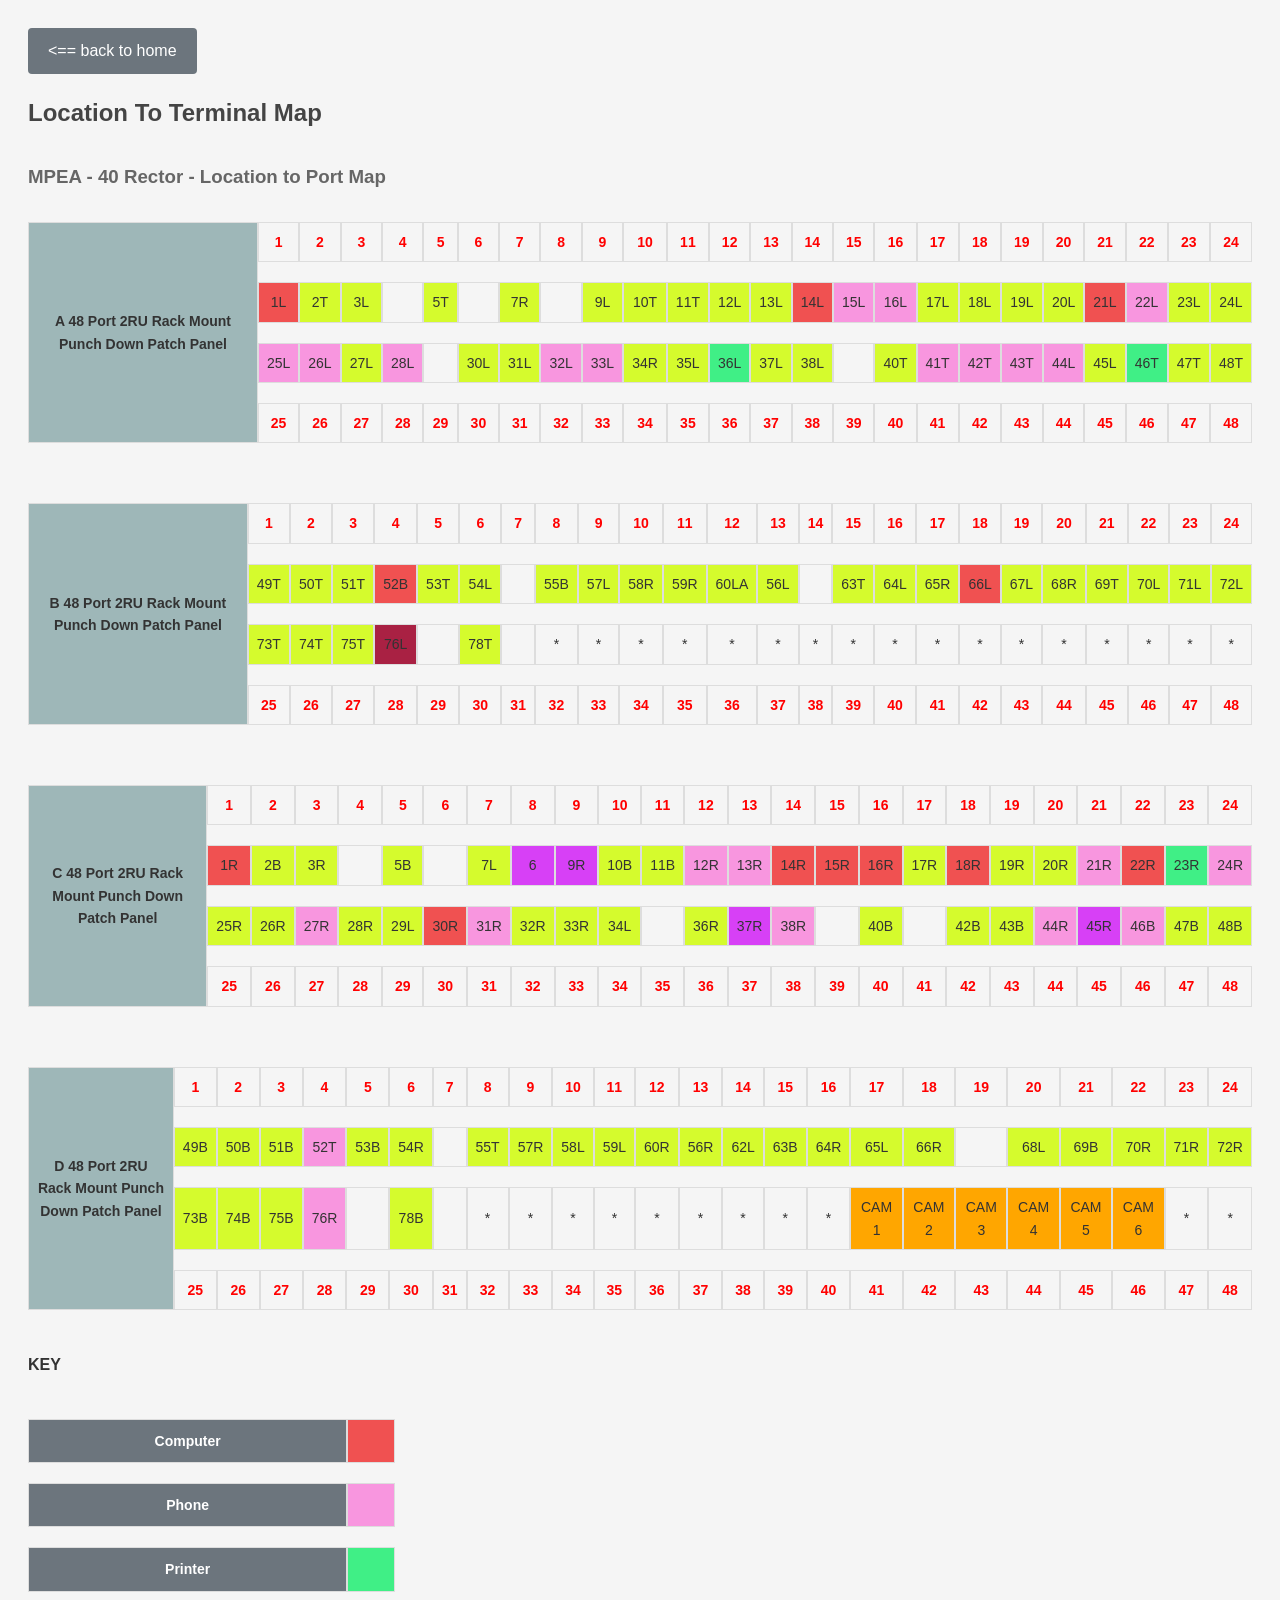
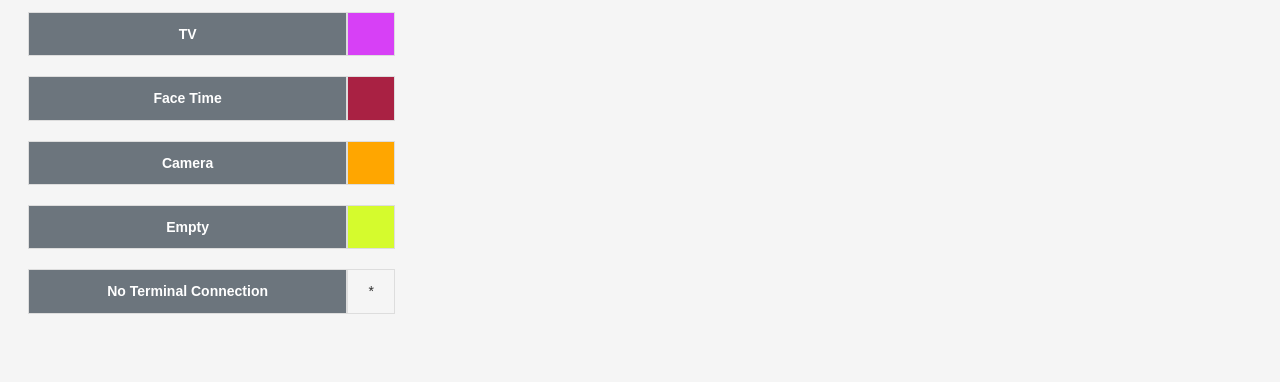
<file: Location To Terminal Map.html>
<!DOCTYPE html>
<html lang="en">
<head>
    <meta charset="UTF-8">
    <meta http-equiv="X-UA-Compatible" content="IE=edge">
    <meta name="viewport" content="width=device-width, initial-scale=1.0">
    <link rel="stylesheet" href="stylesheet.css">
    <title>Document</title>
</head>
<body>
<a href="index.html"><== back to home</a>

<h2>Location To Terminal Map</h2>
<h3>MPEA - 40 Rector - Location to Port Map</h3>



<div class="switches">
<table>
    <tr>
        <th rowspan="4">A 48 Port 2RU Rack Mount Punch Down Patch Panel </th>
        <td class="portnum">1</td>
        <td class="portnum">2</td>
        <td class="portnum">3</td>
        <td class="portnum">4</td>
        <td class="portnum">5</td>
        <td class="portnum">6</td>
        <td class="portnum">7</td>
        <td class="portnum">8</td>
        <td class="portnum">9</td>
        <td class="portnum">10</td>
        <td class="portnum">11</td>
        <td class="portnum">12</td>
        <td class="portnum">13</td>
        <td class="portnum">14</td>
        <td class="portnum">15</td>
        <td class="portnum">16</td>
        <td class="portnum">17</td>
        <td class="portnum">18</td>
        <td class="portnum">19</td>
        <td class="portnum">20</td>
        <td class="portnum">21</td>
        <td class="portnum">22</td>
        <td class="portnum">23</td>
        <td class="portnum">24</td>
    </tr>
    <tr>
        <td class="computers">1L</td>
        <td class="emptys">2T</td>
        <td class="emptys">3L</td>
        <td></td>
        <td class="emptys">5T</td>
        <td></td>
        <td class="emptys">7R</td>
        <td></td>
        <td class="emptys">9L</td>
        <td class="emptys">10T</td>
        <td class="emptys">11T</td>
        <td class="emptys">12L</td>
        <td class="emptys">13L</td>
        <td class="computers">14L</td>
        <td class="phones">15L</td>
        <td class="phones">16L</td>
        <td class="emptys">17L</td>
        <td class="emptys">18L</td>
        <td class="emptys">19L</td>
        <td class="emptys">20L</td>
        <td class="computers">21L</td>
        <td class="phones">22L</td>
        <td class="emptys">23L</td>
        <td class="emptys">24L</td>
    </tr>
    <tr>
        <td class="phones">25L</td>
        <td class="phones">26L</td>
        <td class="emptys">27L</td>
        <td class="phones">28L</td>
        <td></td>
        <td class="emptys">30L</td>
        <td class="emptys">31L</td>
        <td class="phones">32L</td>
        <td class="phones">33L</td>
        <td class="emptys">34R</td>
        <td class="emptys">35L</td>
        <td class="printers">36L</td>
        <td class="emptys">37L</td>
        <td class="emptys">38L</td>
        <td></td>
        <td class="emptys">40T</td>
        <td class="phones">41T</td>
        <td class="phones">42T</td>
        <td class="phones">43T</td>
        <td class="phones">44L</td>
        <td class="emptys">45L</td>
        <td class="printers">46T</td>
        <td class="emptys">47T</td>
        <td class="emptys">48T</td>
    </tr>
    <tr>
        <td class="portnum">25</td>
        <td class="portnum">26</td>
        <td class="portnum">27</td>
        <td class="portnum">28</td>
        <td class="portnum">29</td>
        <td class="portnum">30</td>
        <td class="portnum">31</td>
        <td class="portnum">32</td>
        <td class="portnum">33</td>
        <td class="portnum">34</td>
        <td class="portnum">35</td>
        <td class="portnum">36</td>
        <td class="portnum">37</td>
        <td class="portnum">38</td>
        <td class="portnum">39</td>
        <td class="portnum">40</td>
        <td class="portnum">41</td>
        <td class="portnum">42</td>
        <td class="portnum">43</td>
        <td class="portnum">44</td>
        <td class="portnum">45</td>
        <td class="portnum">46</td>
        <td class="portnum">47</td>
        <td class="portnum">48</td>
    </tr>
</table>
<table>
    <tr>
        <th rowspan="4">B 48 Port 2RU Rack Mount Punch Down Patch Panel </th>
        <td class="portnum">1</td>
        <td class="portnum">2</td>
        <td class="portnum">3</td>
        <td class="portnum">4</td>
        <td class="portnum">5</td>
        <td class="portnum">6</td>
        <td class="portnum">7</td>
        <td class="portnum">8</td>
        <td class="portnum">9</td>
        <td class="portnum">10</td>
        <td class="portnum">11</td>
        <td class="portnum">12</td>
        <td class="portnum">13</td>
        <td class="portnum">14</td>
        <td class="portnum">15</td>
        <td class="portnum">16</td>
        <td class="portnum">17</td>
        <td class="portnum">18</td>
        <td class="portnum">19</td>
        <td class="portnum">20</td>
        <td class="portnum">21</td>
        <td class="portnum">22</td>
        <td class="portnum">23</td>
        <td class="portnum">24</td>
    </tr>
    <tr>
        <td class="emptys">49T</td>
        <td class="emptys">50T</td>
        <td class="emptys">51T</td>
        <td class="computers">52B</td>
        <td class="emptys">53T</td>
        <td class="emptys">54L</td>
        <td></td>
        <td class="emptys">55B</td>
        <td class="emptys">57L</td>
        <td class="emptys">58R</td>
        <td class="emptys">59R</td>
        <td class="emptys">60LA</td>
        <td class="emptys">56L</td>
        <td></td>
        <td class="emptys">63T</td>
        <td class="emptys">64L</td>
        <td class="emptys">65R</td>
        <td class="computers">66L</td>
        <td class="emptys">67L</td>
        <td class="emptys">68R</td>
        <td class="emptys">69T</td>
        <td class="emptys">70L</td>
        <td class="emptys">71L</td>
        <td class="emptys">72L</td>
    </tr>
    <tr>
        <td class="emptys">73T</td>
        <td class="emptys">74T</td>
        <td class="emptys">75T</td>
        <td class="facetimes">76L</td>
        <td></td>
        <td class="emptys">78T</td>
        <td></td>
        <td>*</td>
        <td>*</td>
        <td>*</td>
        <td>*</td>
        <td>*</td>
        <td>*</td>
        <td>*</td>
        <td>*</td>
        <td>*</td>
        <td>*</td>
        <td>*</td>
        <td>*</td>
        <td>*</td>
        <td>*</td>
        <td>*</td>
        <td>*</td>
        <td>*</td>
    </tr>
    <tr>
        <td class="portnum">25</td>
        <td class="portnum">26</td>
        <td class="portnum">27</td>
        <td class="portnum">28</td>
        <td class="portnum">29</td>
        <td class="portnum">30</td>
        <td class="portnum">31</td>
        <td class="portnum">32</td>
        <td class="portnum">33</td>
        <td class="portnum">34</td>
        <td class="portnum">35</td>
        <td class="portnum">36</td>
        <td class="portnum">37</td>
        <td class="portnum">38</td>
        <td class="portnum">39</td>
        <td class="portnum">40</td>
        <td class="portnum">41</td>
        <td class="portnum">42</td>
        <td class="portnum">43</td>
        <td class="portnum">44</td>
        <td class="portnum">45</td>
        <td class="portnum">46</td>
        <td class="portnum">47</td>
        <td class="portnum">48</td>
    </tr>
</table>
<table>
    <tr>
        <th rowspan="4">C 48 Port 2RU Rack Mount Punch Down Patch Panel </th>
        <td class="portnum">1</td>
        <td class="portnum">2</td>
        <td class="portnum">3</td>
        <td class="portnum">4</td>
        <td class="portnum">5</td>
        <td class="portnum">6</td>
        <td class="portnum">7</td>
        <td class="portnum">8</td>
        <td class="portnum">9</td>
        <td class="portnum">10</td>
        <td class="portnum">11</td>
        <td class="portnum">12</td>
        <td class="portnum">13</td>
        <td class="portnum">14</td>
        <td class="portnum">15</td>
        <td class="portnum">16</td>
        <td class="portnum">17</td>
        <td class="portnum">18</td>
        <td class="portnum">19</td>
        <td class="portnum">20</td>
        <td class="portnum">21</td>
        <td class="portnum">22</td>
        <td class="portnum">23</td>
        <td class="portnum">24</td>
    </tr>
    <tr>
        <td class="computers">1R</td>
        <td class="emptys">2B</td>
        <td class="emptys">3R</td>
        <td></td>
        <td class="emptys">5B</td>
        <td></td>
        <td class="emptys">7L</td>
        <td class="tvs">6</td>
        <td class="tvs">9R</td>
        <td class="emptys">10B</td>
        <td class="emptys">11B</td>
        <td class="phones">12R</td>
        <td class="phones">13R</td>
        <td class="computers">14R</td>
        <td class="computers">15R</td>
        <td class="computers">16R</td>
        <td class="emptys">17R</td>
        <td class="computers">18R</td>
        <td class="emptys">19R</td>
        <td class="emptys">20R</td>
        <td class="phones">21R</td>
        <td class="computers">22R</td>
        <td class="printers">23R</td>
        <td class="phones">24R</td>
    </tr>
    <tr>
        <td class="emptys">25R</td>
        <td class="emptys">26R</td>
        <td class="phones">27R</td>
        <td class="emptys">28R</td>
        <td class="emptys">29L</td>
        <td class="computers">30R</td>
        <td class="phones">31R</td>
        <td class="emptys">32R</td>
        <td class="emptys">33R</td>
        <td class="emptys">34L</td>
        <td></td>
        <td class="emptys">36R</td>
        <td class="tvs">37R</td>
        <td class="phones">38R</td>
        <td></td>
        <td class="emptys">40B</td>
        <td></td>
        <td class="emptys">42B</td>
        <td class="emptys">43B</td>
        <td class="phones">44R</td>
        <td class="tvs">45R</td>
        <td class="phones">46B</td>
        <td class="emptys">47B</td>
        <td class="emptys">48B</td>
    </tr>
    <tr>
        <td class="portnum">25</td>
        <td class="portnum">26</td>
        <td class="portnum">27</td>
        <td class="portnum">28</td>
        <td class="portnum">29</td>
        <td class="portnum">30</td>
        <td class="portnum">31</td>
        <td class="portnum">32</td>
        <td class="portnum">33</td>
        <td class="portnum">34</td>
        <td class="portnum">35</td>
        <td class="portnum">36</td>
        <td class="portnum">37</td>
        <td class="portnum">38</td>
        <td class="portnum">39</td>
        <td class="portnum">40</td>
        <td class="portnum">41</td>
        <td class="portnum">42</td>
        <td class="portnum">43</td>
        <td class="portnum">44</td>
        <td class="portnum">45</td>
        <td class="portnum">46</td>
        <td class="portnum">47</td>
        <td class="portnum">48</td>
    </tr>
</table>
<table>
    <tr>
        <th rowspan="4">D 48 Port 2RU Rack Mount Punch Down Patch Panel </th>
        <td class="portnum">1</td>
        <td class="portnum">2</td>
        <td class="portnum">3</td>
        <td class="portnum">4</td>
        <td class="portnum">5</td>
        <td class="portnum">6</td>
        <td class="portnum">7</td>
        <td class="portnum">8</td>
        <td class="portnum">9</td>
        <td class="portnum">10</td>
        <td class="portnum">11</td>
        <td class="portnum">12</td>
        <td class="portnum">13</td>
        <td class="portnum">14</td>
        <td class="portnum">15</td>
        <td class="portnum">16</td>
        <td class="portnum">17</td>
        <td class="portnum">18</td>
        <td class="portnum">19</td>
        <td class="portnum">20</td>
        <td class="portnum">21</td>
        <td class="portnum">22</td>
        <td class="portnum">23</td>
        <td class="portnum">24</td>
    </tr>
    <tr>
        <td class="emptys">49B</td>
        <td class="emptys">50B</td>
        <td class="emptys">51B</td>
        <td class="phones">52T</td>
        <td class="emptys">53B</td>
        <td class="emptys">54R</td>
        <td></td>
        <td class="emptys">55T</td>
        <td class="emptys">57R</td>
        <td class="emptys">58L</td>
        <td class="emptys">59L</td>
        <td class="emptys">60R</td>
        <td class="emptys">56R</td>
        <td class="emptys">62L</td>
        <td class="emptys">63B</td>
        <td class="emptys">64R</td>
        <td class="emptys">65L</td>
        <td class="emptys">66R</td>
        <td></td>
        <td class="emptys">68L</td>
        <td class="emptys">69B</td>
        <td class="emptys">70R</td>
        <td class="emptys">71R</td>
        <td class="emptys">72R</td>
    </tr>
    <tr>
        <td class="emptys">73B</td>
        <td class="emptys">74B</td>
        <td class="emptys">75B</td>
        <td class="phones">76R</td>
        <td></td>
        <td class="emptys">78B</td>
        <td></td>
        <td>*</td>
        <td>*</td>
        <td>*</td>
        <td>*</td>
        <td>*</td>
        <td>*</td>
        <td>*</td>
        <td>*</td>
        <td>*</td>
        <td class="cameras">CAM 1</td>
        <td class="cameras">CAM 2</td>
        <td class="cameras">CAM 3</td>
        <td class="cameras">CAM 4</td>
        <td class="cameras">CAM 5</td>
        <td class="cameras">CAM 6</td>
        <td>*</td>
        <td>*</td>
    </tr>
    <tr>
        <td class="portnum">25</td>
        <td class="portnum">26</td>
        <td class="portnum">27</td>
        <td class="portnum">28</td>
        <td class="portnum">29</td>
        <td class="portnum">30</td>
        <td class="portnum">31</td>
        <td class="portnum">32</td>
        <td class="portnum">33</td>
        <td class="portnum">34</td>
        <td class="portnum">35</td>
        <td class="portnum">36</td>
        <td class="portnum">37</td>
        <td class="portnum">38</td>
        <td class="portnum">39</td>
        <td class="portnum">40</td>
        <td class="portnum">41</td>
        <td class="portnum">42</td>
        <td class="portnum">43</td>
        <td class="portnum">44</td>
        <td class="portnum">45</td>
        <td class="portnum">46</td>
        <td class="portnum">47</td>
        <td class="portnum">48</td>
    </tr>

</table>
</div>
<div class="key">
<h4>KEY</h4>
<table>
    <tr>
        <th>Computer</th>
        <td class="computer"></td>
    </tr>
    <tr>
        <th>Phone</th>
        <td class="phone"></td>
    </tr>
    <tr>
        <th>Printer</th>
        <td class="printer"></td>
    </tr>
    <tr>
        <th>TV</th>
        <td class="tv"></td>
    </tr>
    <tr>
        <th>Face Time</th>
        <td class="facetime"></td>
    </tr>
    <tr>
        <th>Camera</th>
        <td class="camera"></td>
    </tr>
    <tr>
        <th>Empty</th>
        <td class="empty"></td>
    </tr>
    <tr>
        <th>No Terminal Connection</th>
        <td>*</td>
    </tr>
</table>
</div>
</body>
</html>
</file>
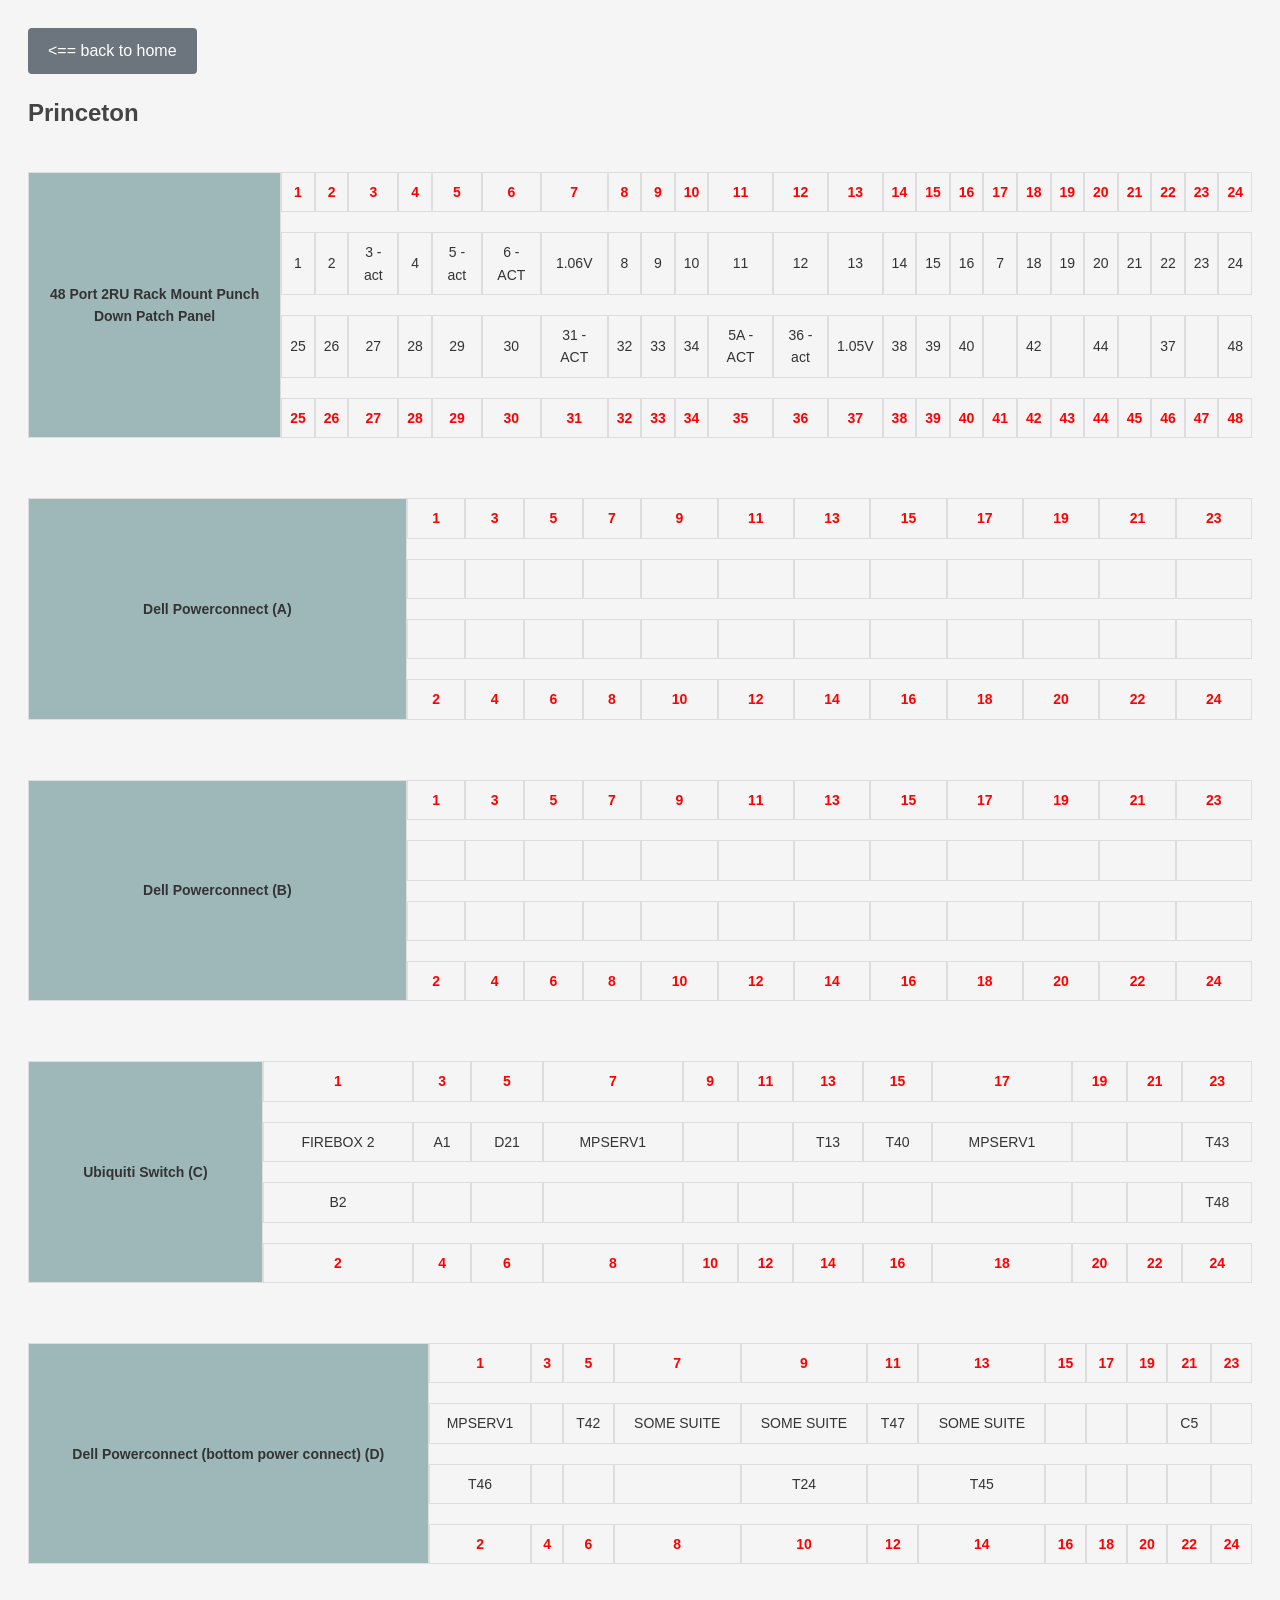
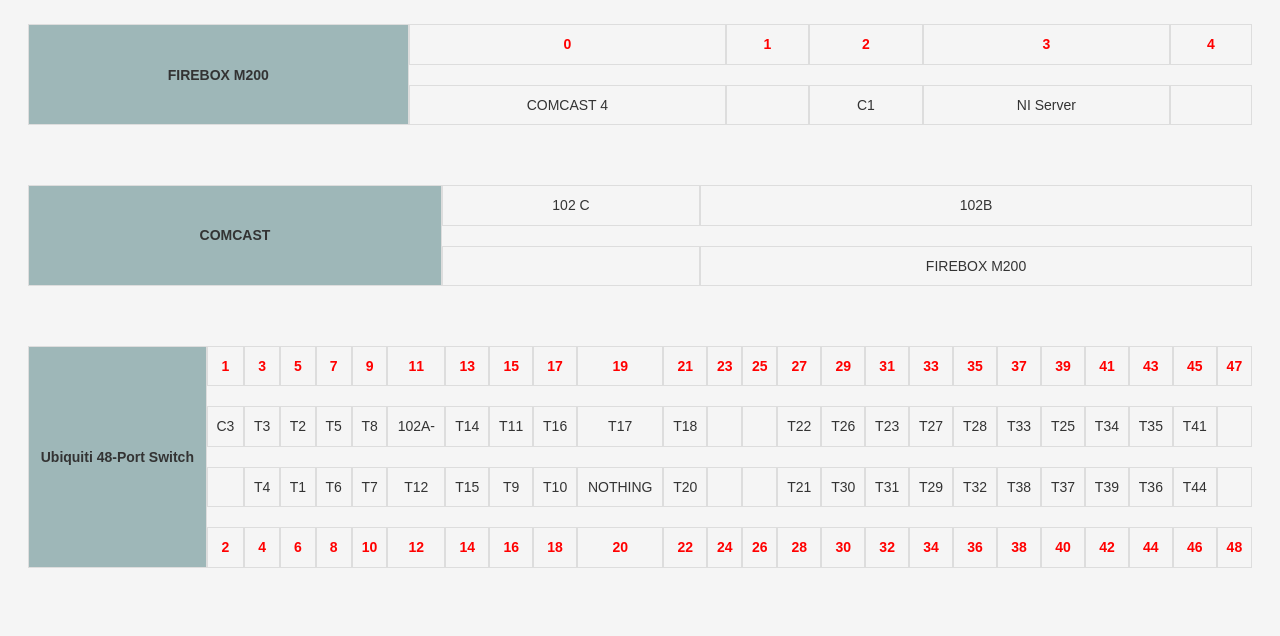
<file: Princeton.html>
<!DOCTYPE html>
<html lang="en">
<head>
    <meta charset="UTF-8">
    <meta http-equiv="X-UA-Compatible" content="IE=edge">
    <meta name="viewport" content="width=device-width, initial-scale=1.0">
    <link rel="stylesheet" href="stylesheet.css">
    <title>Document</title>
</head>
<body>
    <a href="index.html"><== back to home</a>
    
<h2>Princeton</h2>
<table>
    <tr>
        <th rowspan="4">48 Port 2RU Rack Mount Punch Down Patch Panel</th>
        <td class="portnum">1</td>
        <td class="portnum">2</td>
        <td class="portnum">3</td>
        <td class="portnum">4</td>
        <td class="portnum">5</td>
        <td class="portnum">6</td>
        <td class="portnum">7</td>
        <td class="portnum">8</td>
        <td class="portnum">9</td>
        <td class="portnum">10</td>
        <td class="portnum">11</td>
        <td class="portnum">12</td>
        <td class="portnum">13</td>
        <td class="portnum">14</td>
        <td class="portnum">15</td>
        <td class="portnum">16</td>
        <td class="portnum">17</td>
        <td class="portnum">18</td>
        <td class="portnum">19</td>
        <td class="portnum">20</td>
        <td class="portnum">21</td>
        <td class="portnum">22</td>
        <td class="portnum">23</td>
        <td class="portnum">24</td>
    </tr>
    <tr>
        <td>1</td>
        <td>2</td>
        <td>3 - act</td>
        <td>4</td>
        <td>5 - act</td>
        <td>6 - ACT</td>
        <td>1.06V</td>
        <td>8</td>
        <td>9</td>
        <td>10</td>
        <td>11</td>
        <td>12</td>
        <td>13</td>
        <td>14</td>
        <td>15</td>
        <td>16</td>
        <td>7</td>
        <td>18</td>
        <td>19</td>
        <td>20</td>
        <td>21</td>
        <td>22</td>
        <td>23</td>
        <td>24</td>
    </tr>
    <tr>
        <td>25</td>
        <td>26</td>
        <td>27</td>
        <td>28</td>
        <td>29</td>
        <td>30</td>
        <td>31 - ACT</td>
        <td>32</td>
        <td>33</td>
        <td>34</td>
        <td>5A - ACT</td>
        <td>36 - act</td>
        <td>1.05V</td>
        <td>38</td>
        <td>39</td>
        <td>40</td>
        <td> </td>
        <td>42</td>
        <td> </td>
        <td>44</td>
        <td> </td>
        <td>37</td>
        <td> </td>
        <td>48</td>
    </tr>
    <tr>
        <td class="portnum">25</td>
        <td class="portnum">26</td>
        <td class="portnum">27</td>
        <td class="portnum">28</td>
        <td class="portnum">29</td>
        <td class="portnum">30</td>
        <td class="portnum">31</td>
        <td class="portnum">32</td>
        <td class="portnum">33</td>
        <td class="portnum">34</td>
        <td class="portnum">35</td>
        <td class="portnum">36</td>
        <td class="portnum">37</td>
        <td class="portnum">38</td>
        <td class="portnum">39</td>
        <td class="portnum">40</td>
        <td class="portnum">41</td>
        <td class="portnum">42</td>
        <td class="portnum">43</td>
        <td class="portnum">44</td>
        <td class="portnum">45</td>
        <td class="portnum">46</td>
        <td class="portnum">47</td>
        <td class="portnum">48</td>
    </tr>
</table>
<table>
    <tr>
        <th rowspan="4">Dell Powerconnect (A)</th>
        <td class="portnum">1</td>
        <td class="portnum">3</td>
        <td class="portnum">5</td>
        <td class="portnum">7</td>
        <td class="portnum">9</td>
        <td class="portnum">11</td>
        <td class="portnum">13</td>
        <td class="portnum">15</td>
        <td class="portnum">17</td>
        <td class="portnum">19</td>
        <td class="portnum">21</td>
        <td class="portnum">23</td>
    </tr>
    <tr>
        <td> </td>
        <td> </td>
        <td> </td>
        <td> </td>
        <td> </td>
        <td> </td>
        <td> </td>
        <td> </td>
        <td> </td>
        <td> </td>
        <td> </td>
        <td> </td>
    </tr>
    <tr>
        <td> </td>
        <td> </td>
        <td> </td>
        <td> </td>
        <td> </td>
        <td> </td>
        <td> </td>
        <td> </td>
        <td> </td>
        <td> </td>
        <td> </td>
        <td> </td>
    </tr>
    <tr>
        <td class="portnum">2</td>
        <td class="portnum">4</td>
        <td class="portnum">6</td>
        <td class="portnum">8</td>
        <td class="portnum">10</td>
        <td class="portnum">12</td>
        <td class="portnum">14</td>
        <td class="portnum">16</td>
        <td class="portnum">18</td>
        <td class="portnum">20</td>
        <td class="portnum">22</td>
        <td class="portnum">24</td>
    </tr>
</table>
<table>
    <tr>
        <th rowspan="4">Dell Powerconnect (B)</th>
        <td class="portnum">1</td>
        <td class="portnum">3</td>
        <td class="portnum">5</td>
        <td class="portnum">7</td>
        <td class="portnum">9</td>
        <td class="portnum">11</td>
        <td class="portnum">13</td>
        <td class="portnum">15</td>
        <td class="portnum">17</td>
        <td class="portnum">19</td>
        <td class="portnum">21</td>
        <td class="portnum">23</td>
    </tr>
    <tr>
        <td> </td>
        <td> </td>
        <td> </td>
        <td> </td>
        <td> </td>
        <td> </td>
        <td> </td>
        <td> </td>
        <td> </td>
        <td> </td>
        <td> </td>
        <td> </td>
    </tr>
    <tr>
        <td> </td>
        <td> </td>
        <td> </td>
        <td> </td>
        <td> </td>
        <td> </td>
        <td> </td>
        <td> </td>
        <td> </td>
        <td> </td>
        <td> </td>
        <td> </td>
    </tr>
    <tr>
        <td class="portnum">2</td>
        <td class="portnum">4</td>
        <td class="portnum">6</td>
        <td class="portnum">8</td>
        <td class="portnum">10</td>
        <td class="portnum">12</td>
        <td class="portnum">14</td>
        <td class="portnum">16</td>
        <td class="portnum">18</td>
        <td class="portnum">20</td>
        <td class="portnum">22</td>
        <td class="portnum">24</td>
    </tr>
</table>
<table>
    <tr>
        <th rowspan="4">Ubiquiti Switch (C)</th>
        <td class="portnum">1</td>
        <td class="portnum">3</td>
        <td class="portnum">5</td>
        <td class="portnum">7</td>
        <td class="portnum">9</td>
        <td class="portnum">11</td>
        <td class="portnum">13</td>
        <td class="portnum">15</td>
        <td class="portnum">17</td>
        <td class="portnum">19</td>
        <td class="portnum">21</td>
        <td class="portnum">23</td>
    </tr>
    <tr>
        <td>FIREBOX 2</td>
        <td>A1</td>
        <td>D21</td>
        <td>MPSERV1</td>
        <td> </td>
        <td> </td>
        <td>T13</td>
        <td>T40</td>
        <td>MPSERV1</td>
        <td> </td>
        <td> </td>
        <td>T43</td>
    </tr>
    <tr>
        <td>B2</td>
        <td> </td>
        <td> </td>
        <td> </td>
        <td> </td>
        <td> </td>
        <td> </td>
        <td> </td>
        <td> </td>
        <td> </td>
        <td> </td>
        <td>T48</td>
    </tr>
    <tr>
        <td class="portnum">2</td>
        <td class="portnum">4</td>
        <td class="portnum">6</td>
        <td class="portnum">8</td>
        <td class="portnum">10</td>
        <td class="portnum">12</td>
        <td class="portnum">14</td>
        <td class="portnum">16</td>
        <td class="portnum">18</td>
        <td class="portnum">20</td>
        <td class="portnum">22</td>
        <td class="portnum">24</td>
    </tr>
</table>
<table>
    <tr>
        <th rowspan="4">Dell Powerconnect (bottom power connect)    (D)</th>
        <td class="portnum">1</td>
        <td class="portnum">3</td>
        <td class="portnum">5</td>
        <td class="portnum">7</td>
        <td class="portnum">9</td>
        <td class="portnum">11</td>
        <td class="portnum">13</td>
        <td class="portnum">15</td>
        <td class="portnum">17</td>
        <td class="portnum">19</td>
        <td class="portnum">21</td>
        <td class="portnum">23</td>
    </tr>
    <tr>
        <td>MPSERV1</td>
        <td> </td>
        <td>T42</td>
        <td>SOME SUITE</td>
        <td>SOME SUITE</td>
        <td>T47</td>
        <td>SOME SUITE</td>
        <td> </td>
        <td> </td>
        <td> </td>
        <td>C5</td>
        <td> </td>
    </tr>
    <tr>
        <td>T46</td>
        <td> </td>
        <td> </td>
        <td> </td>
        <td>T24</td>
        <td> </td>
        <td>T45</td>
        <td> </td>
        <td> </td>
        <td> </td>
        <td> </td>
        <td> </td>
    </tr>
    <tr>
        <td class="portnum">2</td>
        <td class="portnum">4</td>
        <td class="portnum">6</td>
        <td class="portnum">8</td>
        <td class="portnum">10</td>
        <td class="portnum">12</td>
        <td class="portnum">14</td>
        <td class="portnum">16</td>
        <td class="portnum">18</td>
        <td class="portnum">20</td>
        <td class="portnum">22</td>
        <td class="portnum">24</td>
    </tr>
</table>
<table>
    <tr>
        <th rowspan="2">FIREBOX M200</th>
        <td class="portnum">0</td>
        <td class="portnum">1</td>
        <td class="portnum">2</td>
        <td class="portnum">3</td>
        <td class="portnum">4</td>
    </tr>
    <tr>
        <td>COMCAST 4</td>
        <td> </td>
        <td>C1</td>
        <td>NI Server</td>
        <td> </td>
    </tr>
</table>
<table>
    <tr>
        <th rowspan="2">COMCAST</th>
        <td>102 C</td>
        <td>102B</td>
    </tr>
    <tr>
        <td> </td>
        <td>FIREBOX M200</td>
    </tr>
</table>
<table>
    <tr>
        <th rowspan="4">Ubiquiti 48-Port Switch</th>
        <td class="portnum">1</td>
        <td class="portnum">3</td>
        <td class="portnum">5</td>
        <td class="portnum">7</td>
        <td class="portnum">9</td>
        <td class="portnum">11</td>
        <td class="portnum">13</td>
        <td class="portnum">15</td>
        <td class="portnum">17</td>
        <td class="portnum">19</td>
        <td class="portnum">21</td>
        <td class="portnum">23</td>
        <td class="portnum">25</td>
        <td class="portnum">27</td>
        <td class="portnum">29</td>
        <td class="portnum">31</td>
        <td class="portnum">33</td>
        <td class="portnum">35</td>
        <td class="portnum">37</td>
        <td class="portnum">39</td>
        <td class="portnum">41</td>
        <td class="portnum">43</td>
        <td class="portnum">45</td>
        <td class="portnum">47</td>
    </tr>
    <tr>
        <td>C3</td>
        <td>T3</td>
        <td>T2</td>
        <td>T5</td>
        <td>T8</td>
        <td>102A-</td>
        <td>T14</td>
        <td>T11</td>
        <td>T16</td>
        <td>T17</td>
        <td>T18</td>
        <td></td>
        <td> </td>
        <td>T22</td>
        <td>T26</td>
        <td>T23</td>
        <td>T27</td>
        <td>T28</td>
        <td>T33</td>
        <td>T25</td>
        <td>T34</td>
        <td>T35</td>
        <td>T41</td>
        <td> </td>
    </tr>
    <tr>
        <td> </td>
        <td>T4</td>
        <td>T1</td>
        <td>T6</td>
        <td>T7</td>
        <td>T12</td>
        <td>T15</td>
        <td>T9</td>
        <td>T10</td>
        <td>NOTHING</td>
        <td>T20</td>
        <td> </td>
        <td> </td>
        <td>T21</td>
        <td>T30</td>
        <td>T31</td>
        <td>T29</td>
        <td>T32</td>
        <td>T38</td>
        <td>T37</td>
        <td>T39</td>
        <td>T36</td>
        <td>T44</td>
        <td> </td>
    </tr>
    <tr>
        <td class="portnum">2</td>
        <td class="portnum">4</td>
        <td class="portnum">6</td>
        <td class="portnum">8</td>
        <td class="portnum">10</td>
        <td class="portnum">12</td>
        <td class="portnum">14</td>
        <td class="portnum">16</td>
        <td class="portnum">18</td>
        <td class="portnum">20</td>
        <td class="portnum">22</td>
        <td class="portnum">24</td>
        <td class="portnum">26</td>
        <td class="portnum">28</td>
        <td class="portnum">30</td>
        <td class="portnum">32</td>
        <td class="portnum">34</td>
        <td class="portnum">36</td>
        <td class="portnum">38</td>
        <td class="portnum">40</td>
        <td class="portnum">42</td>
        <td class="portnum">44</td>
        <td class="portnum">46</td>
        <td class="portnum">48</td>
    </tr>
</table>
</body>
</html>
</file>
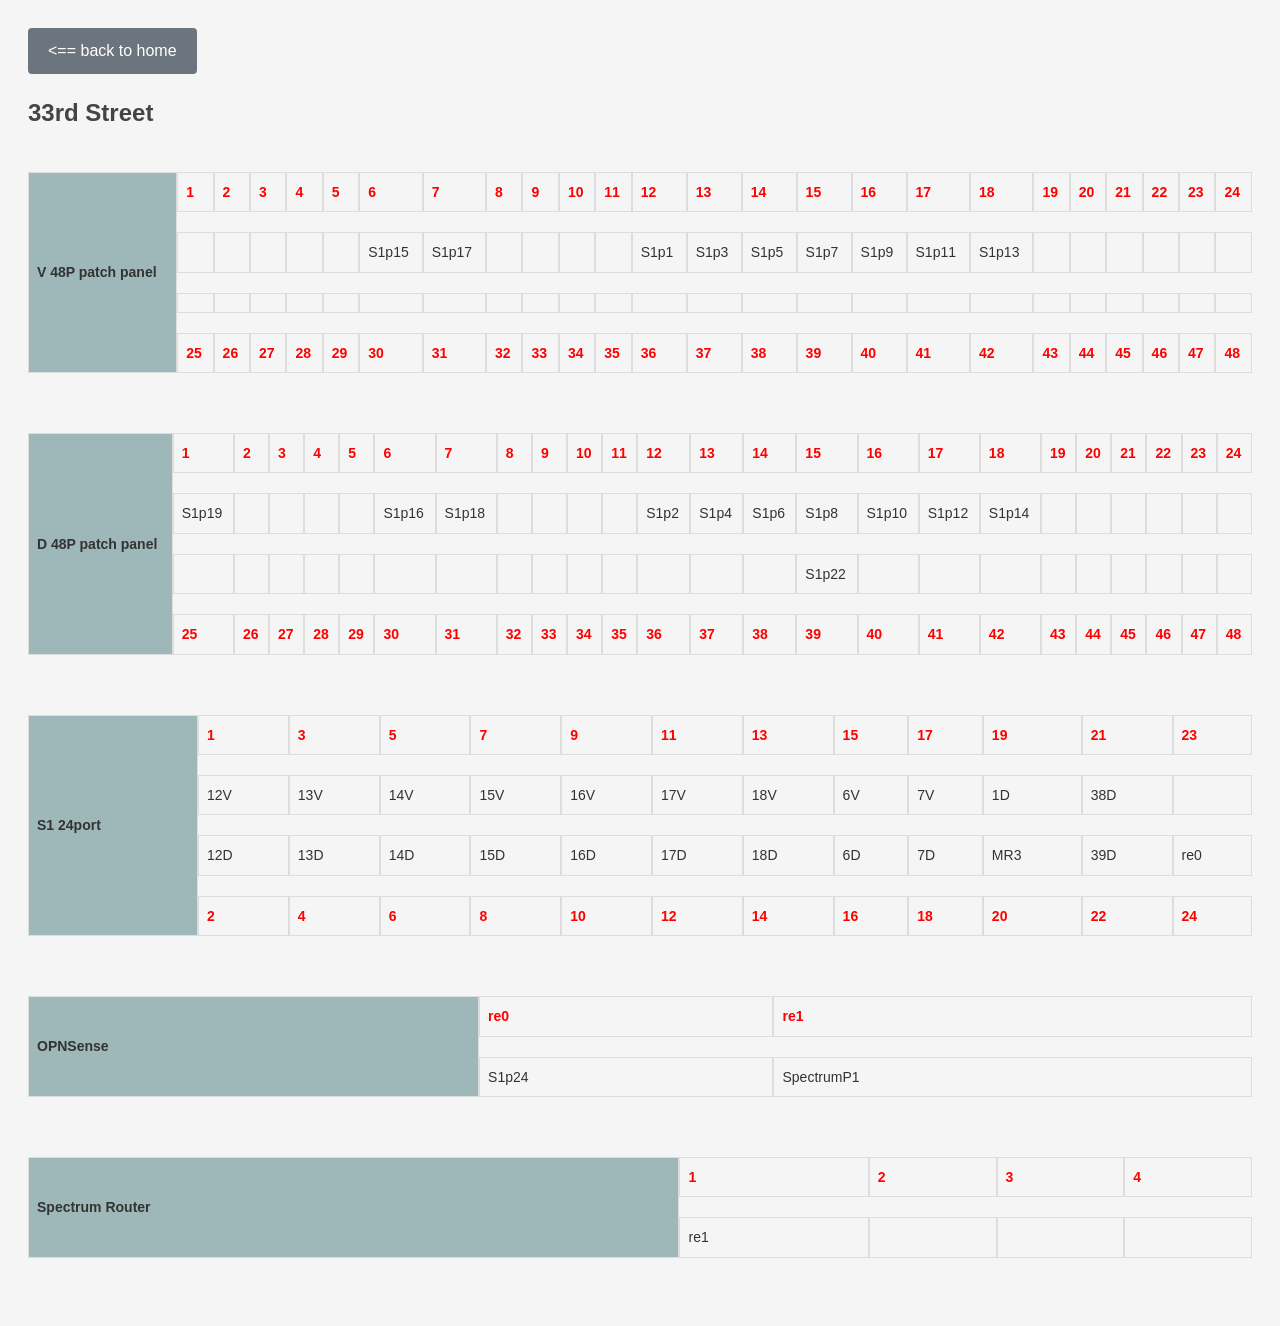
<file: MapsAsHtml/33rd.html>
<!DOCTYPE html>
<html lang="en">
<head>
    <meta charset="UTF-8">
    <meta http-equiv="X-UA-Compatible" content="IE=edge">
    <meta name="viewport" content="width=device-width, initial-scale=1.0">
    <link rel="stylesheet" href="stylesheet.css">
    <title>Document</title>
</head>
<body>
    <a href="Homepage.html"><== back to home</a>

    <h2>33rd Street</h2>
<table>
       <tr>
        <th rowspan="4">V  48P patch panel</th>
        <td class="portnum">1</td>
        <td class="portnum">2</td>
        <td class="portnum">3</td>
        <td class="portnum">4</td>
        <td class="portnum">5</td>
        <td class="portnum">6</td>
        <td class="portnum">7</td>
        <td class="portnum">8</td>
        <td class="portnum">9</td>
        <td class="portnum">10</td>
        <td class="portnum">11</td>
        <td class="portnum">12</td>
        <td class="portnum">13</td>
        <td class="portnum">14</td>
        <td class="portnum">15</td>
        <td class="portnum">16</td>
        <td class="portnum">17</td>
        <td class="portnum">18</td>
        <td class="portnum">19</td>
        <td class="portnum">20</td>
        <td class="portnum">21</td>
        <td class="portnum">22</td>
        <td class="portnum">23</td>
        <td class="portnum">24</td>
    </tr>
    <tr>
        <td></td>
        <td></td>
        <td></td>
        <td></td>
        <td></td>
        <td>S1p15</td>
        <td>S1p17</td>
        <td></td>
        <td></td>
        <td></td>
        <td></td>
        <td>S1p1</td>
        <td>S1p3</td>
        <td>S1p5</td>
        <td>S1p7</td>
        <td>S1p9</td>
        <td>S1p11</td>
        <td>S1p13</td>
        <td></td>
        <td></td>
        <td></td>
        <td></td>
        <td></td>
        <td></td>
    </tr>
    <tr style="height: 20px;">
        <td></td>
        <td></td>
        <td></td>
        <td></td>
        <td></td>
        <td></td>
        <td></td>
        <td></td>
        <td></td>
        <td></td>
        <td></td>
        <td></td>
        <td></td>
        <td></td>
        <td></td>
        <td></td>
        <td></td>
        <td></td>
        <td></td>
        <td></td>
        <td></td>
        <td></td>
        <td></td>
        <td></td>
    </tr>
    <tr>
        <td class="portnum">25</td>
        <td class="portnum">26</td>
        <td class="portnum">27</td>
        <td class="portnum">28</td>
        <td class="portnum">29</td>
        <td class="portnum">30</td>
        <td class="portnum">31</td>
        <td class="portnum">32</td>
        <td class="portnum">33</td>
        <td class="portnum">34</td>
        <td class="portnum">35</td>
        <td class="portnum">36</td>
        <td class="portnum">37</td>
        <td class="portnum">38</td>
        <td class="portnum">39</td>
        <td class="portnum">40</td>
        <td class="portnum">41</td>
        <td class="portnum">42</td>
        <td class="portnum">43</td>
        <td class="portnum">44</td>
        <td class="portnum">45</td>
        <td class="portnum">46</td>
        <td class="portnum">47</td>
        <td class="portnum">48</td>
    </tr>
</table>
<table>
    <tr>
        <th rowspan="4">D  48P patch panel</th>
        <td class="portnum">1</td>
        <td class="portnum">2</td>
        <td class="portnum">3</td>
        <td class="portnum">4</td>
        <td class="portnum">5</td>
        <td class="portnum">6</td>
        <td class="portnum">7</td>
        <td class="portnum">8</td>
        <td class="portnum">9</td>
        <td class="portnum">10</td>
        <td class="portnum">11</td>
        <td class="portnum">12</td>
        <td class="portnum">13</td>
        <td class="portnum">14</td>
        <td class="portnum">15</td>
        <td class="portnum">16</td>
        <td class="portnum">17</td>
        <td class="portnum">18</td>
        <td class="portnum">19</td>
        <td class="portnum">20</td>
        <td class="portnum">21</td>
        <td class="portnum">22</td>
        <td class="portnum">23</td>
        <td class="portnum">24</td>
    </tr>
    <tr>
        <td>S1p19</td>
        <td></td>
        <td></td>
        <td></td>
        <td></td>
        <td>S1p16</td>
        <td>S1p18</td>
        <td></td>
        <td></td>
        <td></td>
        <td></td>
        <td>S1p2</td>
        <td>S1p4</td>
        <td>S1p6</td>
        <td>S1p8</td>
        <td>S1p10</td>
        <td>S1p12</td>
        <td>S1p14</td>
        <td></td>
        <td></td>
        <td></td>
        <td></td>
        <td></td>
        <td></td>
    </tr>
    <tr>
        <td></td>
        <td></td>
        <td></td>
        <td></td>
        <td></td>
        <td></td>
        <td></td>
        <td></td>
        <td></td>
        <td></td>
        <td></td>
        <td></td>
        <td></td>
        <td></td>
        <td>S1p22</td>
        <td></td>
        <td></td>
        <td></td>
        <td></td>
        <td></td>
        <td></td>
        <td></td>
        <td></td>
        <td></td>
    </tr>
    <tr>
        <td class="portnum">25</td>
        <td class="portnum">26</td>
        <td class="portnum">27</td>
        <td class="portnum">28</td>
        <td class="portnum">29</td>
        <td class="portnum">30</td>
        <td class="portnum">31</td>
        <td class="portnum">32</td>
        <td class="portnum">33</td>
        <td class="portnum">34</td>
        <td class="portnum">35</td>
        <td class="portnum">36</td>
        <td class="portnum">37</td>
        <td class="portnum">38</td>
        <td class="portnum">39</td>
        <td class="portnum">40</td>
        <td class="portnum">41</td>
        <td class="portnum">42</td>
        <td class="portnum">43</td>
        <td class="portnum">44</td>
        <td class="portnum">45</td>
        <td class="portnum">46</td>
        <td class="portnum">47</td>
        <td class="portnum">48</td>
    </tr>
</table>    
<table>
    <tr>
        <th rowspan="4">S1 24port</th>
        <td class="portnum">1</td>
        <td class="portnum">3</td>
        <td class="portnum">5</td>
        <td class="portnum">7</td>
        <td class="portnum">9</td>
        <td class="portnum">11</td>
        <td class="portnum">13</td>
        <td class="portnum">15</td>
        <td class="portnum">17</td>
        <td class="portnum">19</td>
        <td class="portnum">21</td>
        <td class="portnum">23</td>
    </tr>
    <tr>
        <td>12V</td>
        <td>13V</td>
        <td>14V</td>
        <td>15V</td>
        <td>16V</td>
        <td>17V</td>
        <td>18V</td>
        <td>6V</td>
        <td>7V</td>
        <td>1D</td>
        <td>38D</td>
        <td></td>
    </tr>
    <tr>
        <td>12D</td>
        <td>13D</td>
        <td>14D</td>
        <td>15D</td>
        <td>16D</td>
        <td>17D</td>
        <td>18D</td>
        <td>6D</td>
        <td>7D</td>
        <td>MR3</td>
        <td>39D</td>
        <td>re0</td>
    </tr>
    <tr>
        <td class="portnum">2</td>
        <td class="portnum">4</td>
        <td class="portnum">6</td>
        <td class="portnum">8</td>
        <td class="portnum">10</td>
        <td class="portnum">12</td>
        <td class="portnum">14</td>
        <td class="portnum">16</td>
        <td class="portnum">18</td>
        <td class="portnum">20</td>
        <td class="portnum">22</td>
        <td class="portnum">24</td>
    </tr>
</table>
<table>
    <tr>
        <th rowspan="2">OPNSense</th>
        <td class="portnum">re0</td>
        <td class="portnum">re1</td>
    </tr>
    <tr>
        <td>S1p24</td>
        <td>SpectrumP1</td>
    </tr>
</table>
<table>
     <tr>
        <th rowspan="2">Spectrum Router</th>
        <td class="portnum">1</td>
        <td class="portnum">2</td>
        <td class="portnum">3</td>
        <td class="portnum">4</td>
    </tr>
    <tr>
        <td>re1</td>
        <td></td>
        <td></td>
        <td></td>
    </tr>
</table>
</body>
</html>
</file>
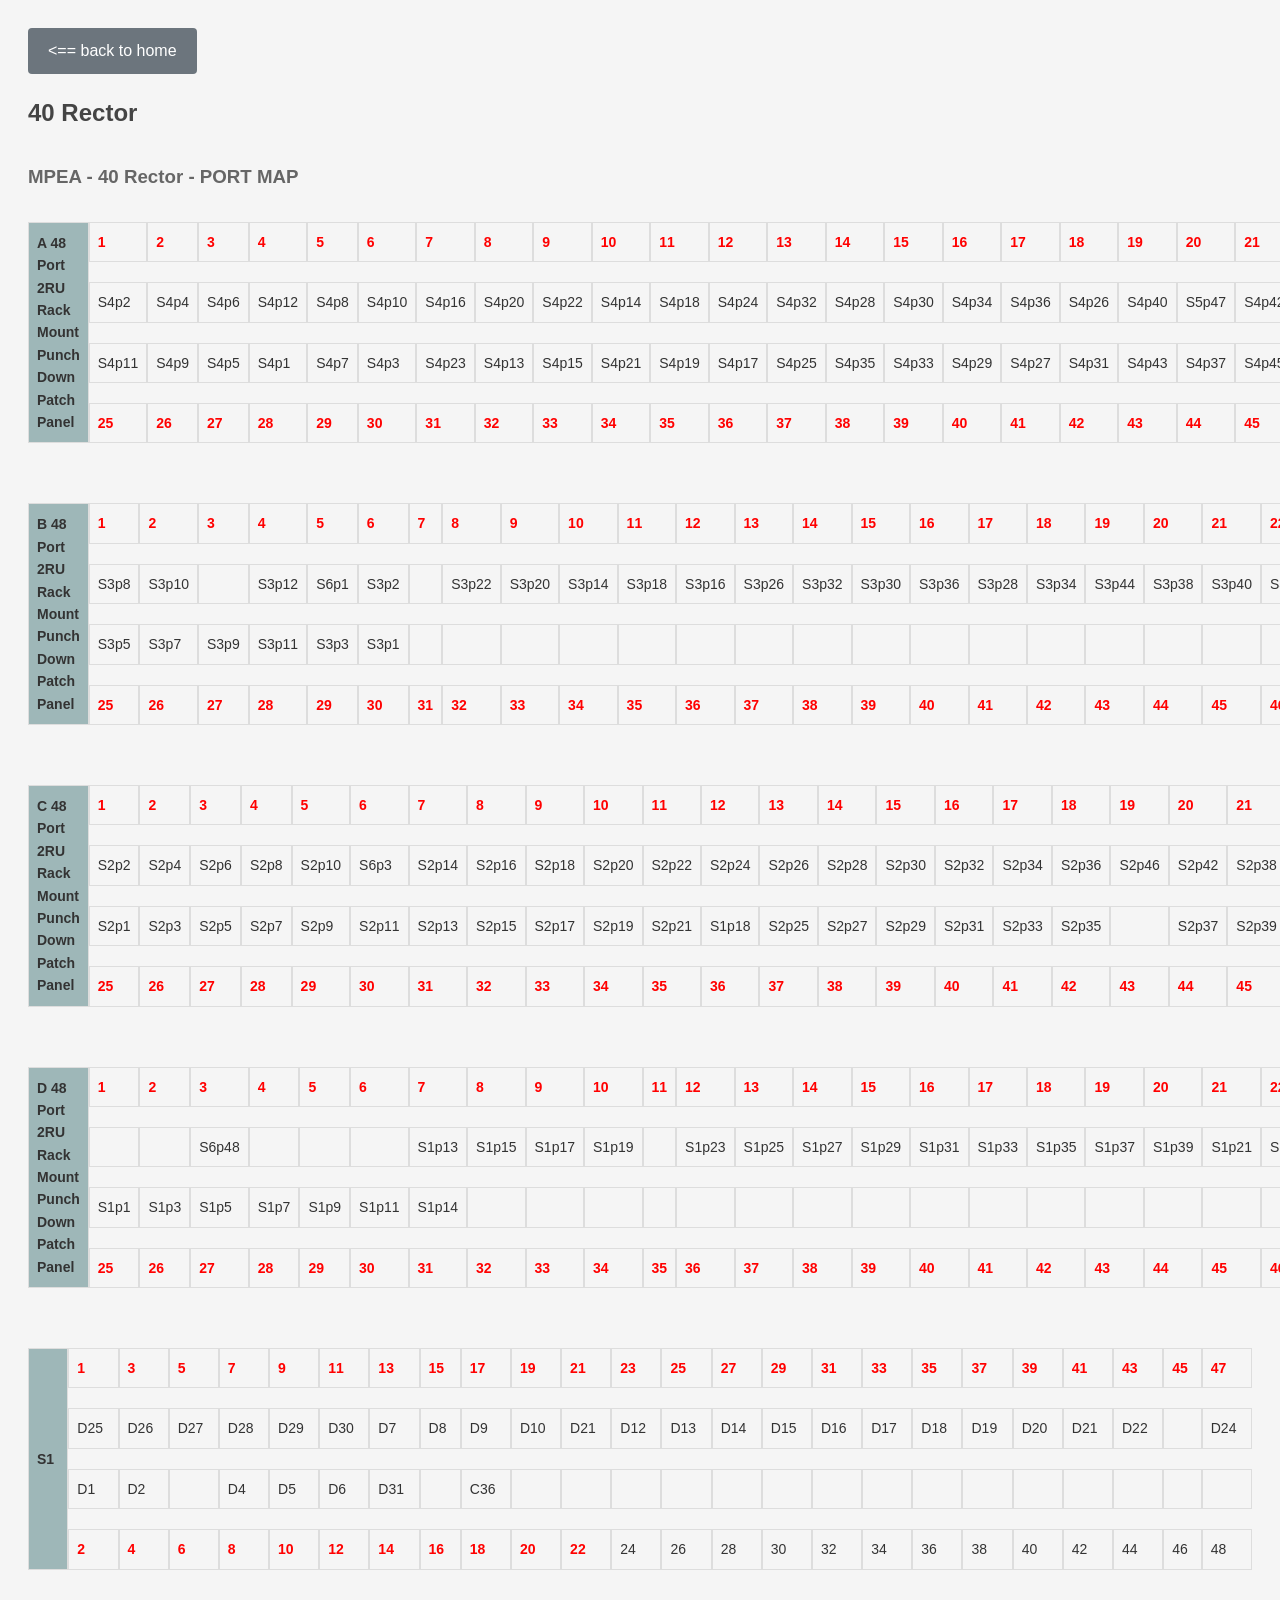
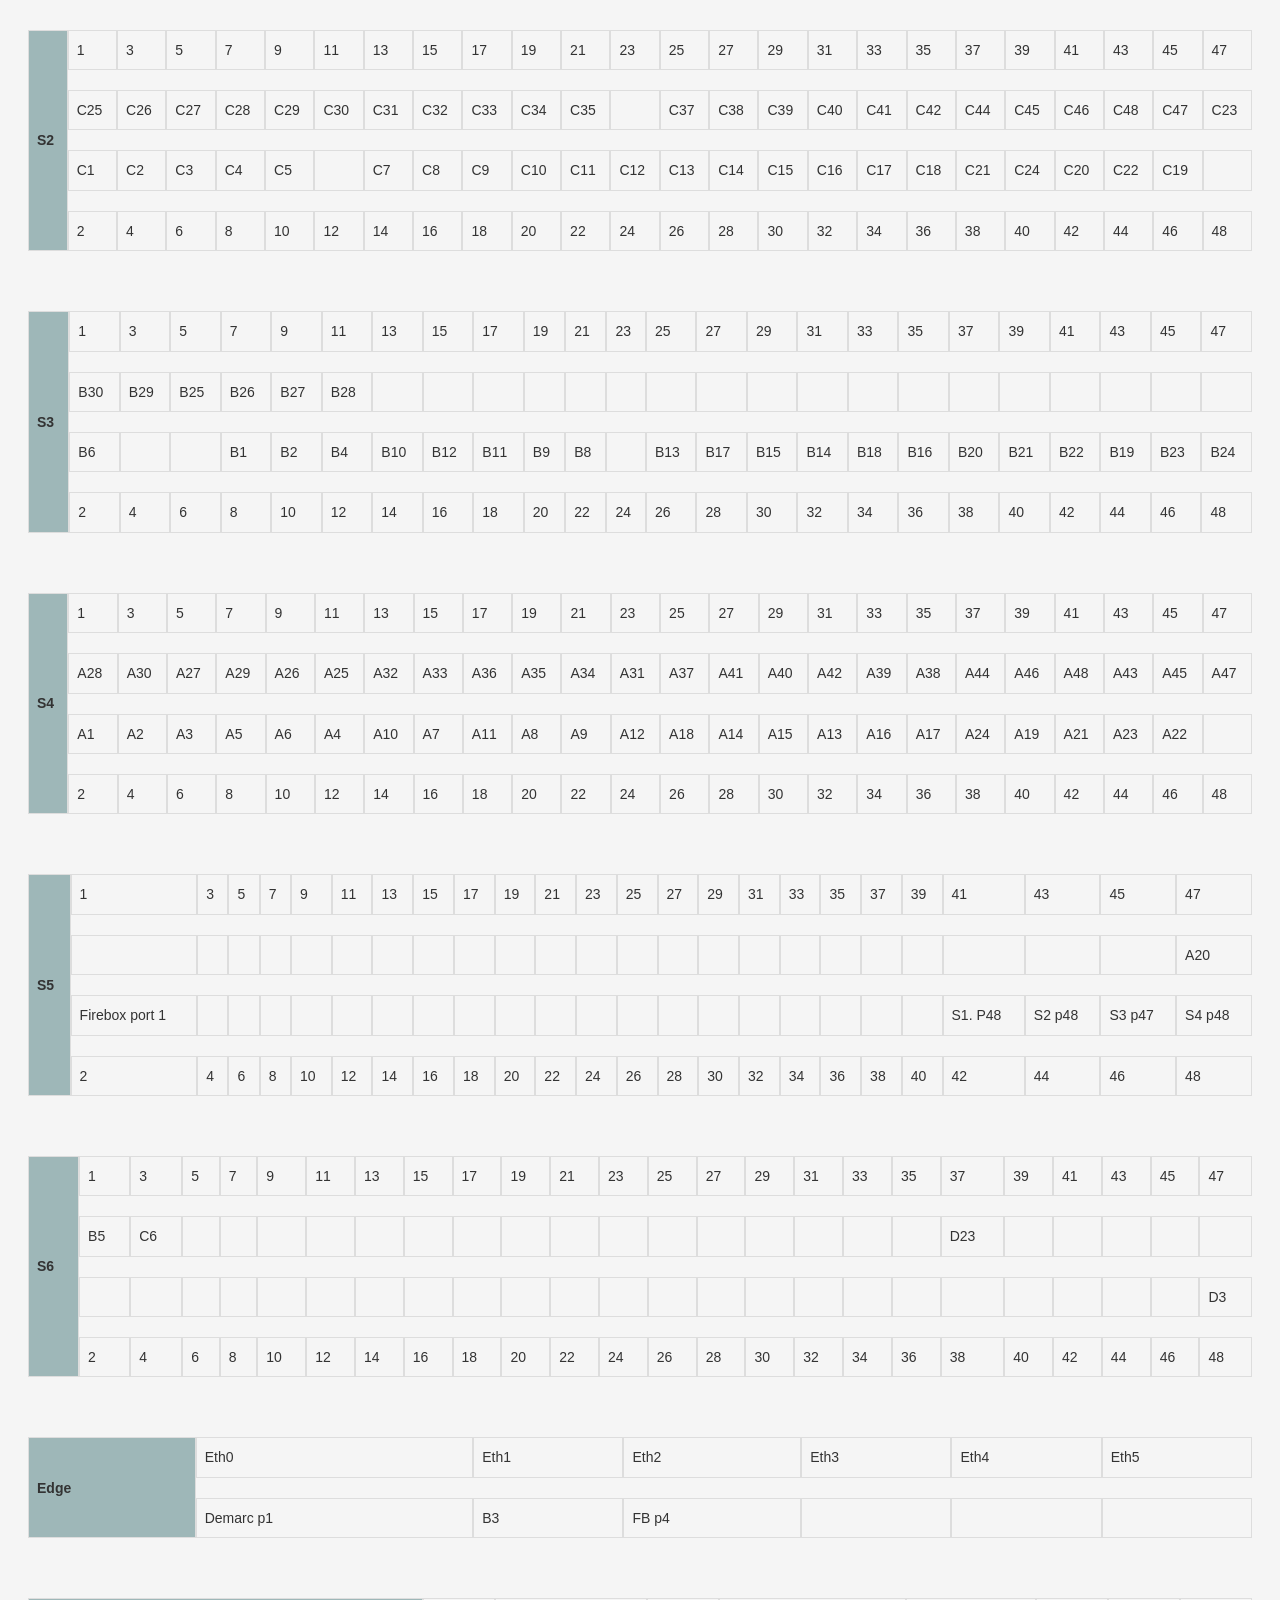
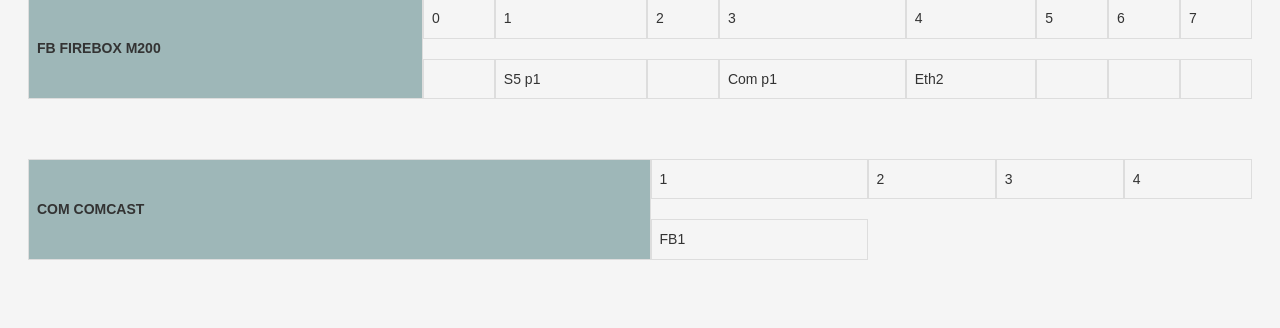
<file: MapsAsHtml/40 Rector.html>
<!DOCTYPE html>
<html lang="en">
<head>
    <meta charset="UTF-8">
    <meta http-equiv="X-UA-Compatible" content="IE=edge">
    <meta name="viewport" content="width=device-width, initial-scale=1.0">
    <link rel="stylesheet" href="stylesheet.css">
    <title>Document</title>
</head>
<body>
<a href="Homepage.html"><== back to home</a>
    
<h2>40 Rector</h2>

<h3>MPEA - 40 Rector - PORT MAP</h3>

<table>    
    <tr>
        <th rowspan="4">A 48 Port 2RU Rack Mount Punch Down Patch Panel </th>
        <td class="portnum">1</td>
        <td class="portnum">2</td>
        <td class="portnum">3</td>
        <td class="portnum">4</td>
        <td class="portnum">5</td>
        <td class="portnum">6</td>
        <td class="portnum">7</td>
        <td class="portnum">8</td>
        <td class="portnum">9</td>
        <td class="portnum">10</td>
        <td class="portnum">11</td>
        <td class="portnum">12</td>
        <td class="portnum">13</td>
        <td class="portnum">14</td>
        <td class="portnum">15</td>
        <td class="portnum">16</td>
        <td class="portnum">17</td>
        <td class="portnum">18</td>
        <td class="portnum">19</td>
        <td class="portnum">20</td>
        <td class="portnum">21</td>
        <td class="portnum">22</td>
        <td class="portnum">23</td>
        <td class="portnum">24</td>
    </tr>
    <tr>
        <td>S4p2</td>
        <td>S4p4</td>
        <td>S4p6</td>
        <td>S4p12</td>
        <td>S4p8</td>
        <td>S4p10</td>
        <td>S4p16</td>
        <td>S4p20</td>
        <td>S4p22</td>
        <td>S4p14</td>
        <td>S4p18</td>
        <td>S4p24</td>
        <td>S4p32</td>
        <td>S4p28</td>
        <td>S4p30</td>
        <td>S4p34</td>
        <td>S4p36</td>
        <td>S4p26</td>
        <td>S4p40</td>
        <td>S5p47</td>
        <td>S4p42</td>
        <td>S4p46</td>
        <td>S4p44</td>
        <td>S4p38</td>
    </tr>
    <tr>
        <td>S4p11</td>
        <td>S4p9</td>
        <td>S4p5</td>
        <td>S4p1</td>
        <td>S4p7</td>
        <td>S4p3</td>
        <td>S4p23</td>
        <td>S4p13</td>
        <td>S4p15</td>
        <td>S4p21</td>
        <td>S4p19</td>
        <td>S4p17</td>
        <td>S4p25</td>
        <td>S4p35</td>
        <td>S4p33</td>
        <td>S4p29</td>
        <td>S4p27</td>
        <td>S4p31</td>
        <td>S4p43</td>
        <td>S4p37</td>
        <td>S4p45</td>
        <td>S4p39</td>
        <td>S4p47</td>
        <td>S4p41</td>
    </tr>
    <tr>
        <td class="portnum">25</td>
        <td class="portnum">26</td>
        <td class="portnum">27</td>
        <td class="portnum">28</td>
        <td class="portnum">29</td>
        <td class="portnum">30</td>
        <td class="portnum">31</td>
        <td class="portnum">32</td>
        <td class="portnum">33</td>
        <td class="portnum">34</td>
        <td class="portnum">35</td>
        <td class="portnum">36</td>
        <td class="portnum">37</td>
        <td class="portnum">38</td>
        <td class="portnum">39</td>
        <td class="portnum">40</td>
        <td class="portnum">41</td>
        <td class="portnum">42</td>
        <td class="portnum">43</td>
        <td class="portnum">44</td>
        <td class="portnum">45</td>
        <td class="portnum">46</td>
        <td class="portnum">47</td>
        <td class="portnum">48</td>
    </tr>
</table>
<table>
    <tr>
        <th rowspan="4">B 48 Port 2RU Rack Mount Punch Down Patch Panel </th>
        <td class="portnum">1</td>
        <td class="portnum">2</td>
        <td class="portnum">3</td>
        <td class="portnum">4</td>
        <td class="portnum">5</td>
        <td class="portnum">6</td>
        <td class="portnum">7</td>
        <td class="portnum">8</td>
        <td class="portnum">9</td>
        <td class="portnum">10</td>
        <td class="portnum">11</td>
        <td class="portnum">12</td>
        <td class="portnum">13</td>
        <td class="portnum">14</td>
        <td class="portnum">15</td>
        <td class="portnum">16</td>
        <td class="portnum">17</td>
        <td class="portnum">18</td>
        <td class="portnum">19</td>
        <td class="portnum">20</td>
        <td class="portnum">21</td>
        <td class="portnum">22</td>
        <td class="portnum">23</td>
        <td class="portnum">24</td>
    </tr>
    <tr>
        <td>S3p8</td>
        <td>S3p10</td>
        <td></td>
        <td>S3p12</td>
        <td>S6p1</td>
        <td>S3p2</td>
        <td></td>
        <td>S3p22</td>
        <td>S3p20</td>
        <td>S3p14</td>
        <td>S3p18</td>
        <td>S3p16</td>
        <td>S3p26</td>
        <td>S3p32</td>
        <td>S3p30</td>
        <td>S3p36</td>
        <td>S3p28</td>
        <td>S3p34</td>
        <td>S3p44</td>
        <td>S3p38</td>
        <td>S3p40</td>
        <td>S3p42</td>
        <td>S3p46</td>
        <td>S3p48</td>
    </tr>
    <tr>
        <td>S3p5</td>
        <td>S3p7</td>
        <td>S3p9</td>
        <td>S3p11</td>
        <td>S3p3</td>
        <td>S3p1</td>
        <td></td>
        <td></td>
        <td></td>
        <td></td>
        <td></td>
        <td></td>
        <td></td>
        <td></td>
        <td></td>
        <td></td>
        <td></td>
        <td></td>
        <td></td>
        <td></td>
        <td></td>
        <td></td>
        <td></td>
        <td></td>
    </tr>
    <tr>
        <td class="portnum">25</td>
        <td class="portnum">26</td>
        <td class="portnum">27</td>
        <td class="portnum">28</td>
        <td class="portnum">29</td>
        <td class="portnum">30</td>
        <td class="portnum">31</td>
        <td class="portnum">32</td>
        <td class="portnum">33</td>
        <td class="portnum">34</td>
        <td class="portnum">35</td>
        <td class="portnum">36</td>
        <td class="portnum">37</td>
        <td class="portnum">38</td>
        <td class="portnum">39</td>
        <td class="portnum">40</td>
        <td class="portnum">41</td>
        <td class="portnum">42</td>
        <td class="portnum">43</td>
        <td class="portnum">44</td>
        <td class="portnum">45</td>
        <td class="portnum">46</td>
        <td class="portnum">47</td>
        <td class="portnum">48</td>
    </tr>
</table>
<table>
    <tr>
        <th rowspan="4">C 48 Port 2RU Rack Mount Punch Down Patch Panel </th>
        <td class="portnum">1</td>
        <td class="portnum">2</td>
        <td class="portnum">3</td>
        <td class="portnum">4</td>
        <td class="portnum">5</td>
        <td class="portnum">6</td>
        <td class="portnum">7</td>
        <td class="portnum">8</td>
        <td class="portnum">9</td>
        <td class="portnum">10</td>
        <td class="portnum">11</td>
        <td class="portnum">12</td>
        <td class="portnum">13</td>
        <td class="portnum">14</td>
        <td class="portnum">15</td>
        <td class="portnum">16</td>
        <td class="portnum">17</td>
        <td class="portnum">18</td>
        <td class="portnum">19</td>
        <td class="portnum">20</td>
        <td class="portnum">21</td>
        <td class="portnum">22</td>
        <td class="portnum">23</td>
        <td class="portnum">24</td>
    </tr>
    <tr>
        <td>S2p2</td>
        <td>S2p4</td>
        <td>S2p6</td>
        <td>S2p8</td>
        <td>S2p10</td>
        <td>S6p3</td>
        <td>S2p14</td>
        <td>S2p16</td>
        <td>S2p18</td>
        <td>S2p20</td>
        <td>S2p22</td>
        <td>S2p24</td>
        <td>S2p26</td>
        <td>S2p28</td>
        <td>S2p30</td>
        <td>S2p32</td>
        <td>S2p34</td>
        <td>S2p36</td>
        <td>S2p46</td>
        <td>S2p42</td>
        <td>S2p38</td>
        <td>S2p44</td>
        <td>S2p47</td>
        <td>S2p40</td>
    </tr>
    <tr>
        <td>S2p1</td>
        <td>S2p3</td>
        <td>S2p5</td>
        <td>S2p7</td>
        <td>S2p9</td>
        <td>S2p11</td>
        <td>S2p13</td>
        <td>S2p15</td>
        <td>S2p17</td>
        <td>S2p19</td>
        <td>S2p21</td>
        <td>S1p18</td>
        <td>S2p25</td>
        <td>S2p27</td>
        <td>S2p29</td>
        <td>S2p31</td>
        <td>S2p33</td>
        <td>S2p35</td>
        <td></td>
        <td>S2p37</td>
        <td>S2p39</td>
        <td>S2p41</td>
        <td>S2p45</td>
        <td>S2p43</td>
    </tr>
    <tr>
        <td class="portnum">25</td>
        <td class="portnum">26</td>
        <td class="portnum">27</td>
        <td class="portnum">28</td>
        <td class="portnum">29</td>
        <td class="portnum">30</td>
        <td class="portnum">31</td>
        <td class="portnum">32</td>
        <td class="portnum">33</td>
        <td class="portnum">34</td>
        <td class="portnum">35</td>
        <td class="portnum">36</td>
        <td class="portnum">37</td>
        <td class="portnum">38</td>
        <td class="portnum">39</td>
        <td class="portnum">40</td>
        <td class="portnum">41</td>
        <td class="portnum">42</td>
        <td class="portnum">43</td>
        <td class="portnum">44</td>
        <td class="portnum">45</td>
        <td class="portnum">46</td>
        <td class="portnum">47</td>
        <td class="portnum">48</td>
    </tr>
</table>
<table>
    <tr>
        <th rowspan="4">D 48 Port 2RU Rack Mount Punch Down Patch Panel </th>
        <td class="portnum">1</td>
        <td class="portnum">2</td>
        <td class="portnum">3</td>
        <td class="portnum">4</td>
        <td class="portnum">5</td>
        <td class="portnum">6</td>
        <td class="portnum">7</td>
        <td class="portnum">8</td>
        <td class="portnum">9</td>
        <td class="portnum">10</td>
        <td class="portnum">11</td>
        <td class="portnum">12</td>
        <td class="portnum">13</td>
        <td class="portnum">14</td>
        <td class="portnum">15</td>
        <td class="portnum">16</td>
        <td class="portnum">17</td>
        <td class="portnum">18</td>
        <td class="portnum">19</td>
        <td class="portnum">20</td>
        <td class="portnum">21</td>
        <td class="portnum">22</td>
        <td class="portnum">23</td>
        <td class="portnum">24</td>
    </tr>
    <tr>
        <td></td>
        <td></td>
        <td>S6p48</td>
        <td></td>
        <td></td>
        <td></td>
        <td>S1p13</td>
        <td>S1p15</td>
        <td>S1p17</td>
        <td>S1p19</td>
        <td></td>
        <td>S1p23</td>
        <td>S1p25</td>
        <td>S1p27</td>
        <td>S1p29</td>
        <td>S1p31</td>
        <td>S1p33</td>
        <td>S1p35</td>
        <td>S1p37</td>
        <td>S1p39</td>
        <td>S1p21</td>
        <td>S1p43</td>
        <td>S6p37</td>
        <td>S1p47</td>
    </tr>
    <tr>
        <td>S1p1</td>
        <td>S1p3</td>
        <td>S1p5</td>
        <td>S1p7</td>
        <td>S1p9</td>
        <td>S1p11</td>
        <td>S1p14</td>
        <td></td>
        <td></td>
        <td></td>
        <td></td>
        <td></td>
        <td></td>
        <td></td>
        <td></td>
        <td></td>
        <td></td>
        <td></td>
        <td></td>
        <td></td>
        <td></td>
        <td></td>
        <td></td>
        <td></td>
    </tr>
    <tr>
        <td class="portnum">25</td>
        <td class="portnum">26</td>
        <td class="portnum">27</td>
        <td class="portnum">28</td>
        <td class="portnum">29</td>
        <td class="portnum">30</td>
        <td class="portnum">31</td>
        <td class="portnum">32</td>
        <td class="portnum">33</td>
        <td class="portnum">34</td>
        <td class="portnum">35</td>
        <td class="portnum">36</td>
        <td class="portnum">37</td>
        <td class="portnum">38</td>
        <td class="portnum">39</td>
        <td class="portnum">40</td>
        <td class="portnum">41</td>
        <td class="portnum">42</td>
        <td class="portnum">43</td>
        <td class="portnum">44</td>
        <td class="portnum">45</td>
        <td class="portnum">46</td>
        <td class="portnum">47</td>
        <td class="portnum">48</td>
    </tr>
</table>
<table>
    <tr>
        <th rowspan="4">S1</th>
        <td class="portnum">1</td>
        <td class="portnum">3</td>
        <td class="portnum">5</td>
        <td class="portnum">7</td>
        <td class="portnum">9</td>
        <td class="portnum">11</td>
        <td class="portnum">13</td>
        <td class="portnum">15</td>
        <td class="portnum">17</td>
        <td class="portnum">19</td>
        <td class="portnum">21</td>
        <td class="portnum">23</td>
        <td class="portnum">25</td>
        <td class="portnum">27</td>
        <td class="portnum">29</td>
        <td class="portnum">31</td>
        <td class="portnum">33</td>
        <td class="portnum">35</td>
        <td class="portnum">37</td>
        <td class="portnum">39</td>
        <td class="portnum">41</td>
        <td class="portnum">43</td>
        <td class="portnum">45</td>
        <td class="portnum">47</td>
    </tr>
    <tr>
        <td>D25</td>
        <td>D26</td>
        <td>D27</td>
        <td>D28</td>
        <td>D29</td>
        <td>D30</td>
        <td>D7</td>
        <td>D8</td>
        <td>D9</td>
        <td>D10</td>
        <td>D21</td>
        <td>D12</td>
        <td>D13</td>
        <td>D14</td>
        <td>D15</td>
        <td>D16</td>
        <td>D17</td>
        <td>D18</td>
        <td>D19</td>
        <td>D20</td>
        <td>D21</td>
        <td>D22</td>
        <td></td>
        <td>D24</td>
    </tr>
    <tr>
        <td>D1</td>
        <td>D2</td>
        <td></td>
        <td>D4</td>
        <td>D5</td>
        <td>D6</td>
        <td>D31</td>
        <td></td>
        <td>C36</td>
        <td></td>
        <td></td>
        <td></td>
        <td></td>
        <td></td>
        <td></td>
        <td></td>
        <td></td>
        <td></td>
        <td></td>
        <td></td>
        <td></td>
        <td></td>
        <td></td>
        <td></td>
    </tr>
    <tr>
        <td class="portnum">2</td>
        <td class="portnum">4</td>
        <td class="portnum">6</td>
        <td class="portnum">8</td>
        <td class="portnum">10</td>
        <td class="portnum">12</td>
        <td class="portnum">14</td>
        <td class="portnum">16</td>
        <td class="portnum">18</td>
        <td class="portnum">20</td>
        <td class="portnum">22</td>
        <td>24</td>
        <td>26</td>
        <td>28</td>
        <td>30</td>
        <td>32</td>
        <td>34</td>
        <td>36</td>
        <td>38</td>
        <td>40</td>
        <td>42</td>
        <td>44</td>
        <td>46</td>
        <td>48</td>
    </tr>
</table>
<table>
    <tr>
        <th rowspan="4">S2</th>
        <td>1</td>
        <td>3</td>
        <td>5</td>
        <td>7</td>
        <td>9</td>
        <td>11</td>
        <td>13</td>
        <td>15</td>
        <td>17</td>
        <td>19</td>
        <td>21</td>
        <td>23</td>
        <td>25</td>
        <td>27</td>
        <td>29</td>
        <td>31</td>
        <td>33</td>
        <td>35</td>
        <td>37</td>
        <td>39</td>
        <td>41</td>
        <td>43</td>
        <td>45</td>
        <td>47</td>
    </tr>
    <tr>
        <td>C25</td>
        <td>C26</td>
        <td>C27</td>
        <td>C28</td>
        <td>C29</td>
        <td>C30</td>
        <td>C31</td>
        <td>C32</td>
        <td>C33</td>
        <td>C34</td>
        <td>C35</td>
        <td></td>
        <td>C37</td>
        <td>C38</td>
        <td>C39</td>
        <td>C40</td>
        <td>C41</td>
        <td>C42</td>
        <td>C44</td>
        <td>C45</td>
        <td>C46</td>
        <td>C48</td>
        <td>C47</td>
        <td>C23</td>
    </tr>
    <tr>
        <td>C1</td>
        <td>C2</td>
        <td>C3</td>
        <td>C4</td>
        <td>C5</td>
        <td></td>
        <td>C7</td>
        <td>C8</td>
        <td>C9</td>
        <td>C10</td>
        <td>C11</td>
        <td>C12</td>
        <td>C13</td>
        <td>C14</td>
        <td>C15</td>
        <td>C16</td>
        <td>C17</td>
        <td>C18</td>
        <td>C21</td>
        <td>C24</td>
        <td>C20</td>
        <td>C22</td>
        <td>C19</td>
        <td></td>
    </tr>
    <tr>
        <td>2</td>
        <td>4</td>
        <td>6</td>
        <td>8</td>
        <td>10</td>
        <td>12</td>
        <td>14</td>
        <td>16</td>
        <td>18</td>
        <td>20</td>
        <td>22</td>
        <td>24</td>
        <td>26</td>
        <td>28</td>
        <td>30</td>
        <td>32</td>
        <td>34</td>
        <td>36</td>
        <td>38</td>
        <td>40</td>
        <td>42</td>
        <td>44</td>
        <td>46</td>
        <td>48</td>
    </tr>
</table>
<table>
    <tr>
        <th rowspan="4">S3</th>
        <td>1</td>
        <td>3</td>
        <td>5</td>
        <td>7</td>
        <td>9</td>
        <td>11</td>
        <td>13</td>
        <td>15</td>
        <td>17</td>
        <td>19</td>
        <td>21</td>
        <td>23</td>
        <td>25</td>
        <td>27</td>
        <td>29</td>
        <td>31</td>
        <td>33</td>
        <td>35</td>
        <td>37</td>
        <td>39</td>
        <td>41</td>
        <td>43</td>
        <td>45</td>
        <td>47</td>
    </tr>
    <tr>
        <td>B30</td>
        <td>B29</td>
        <td>B25</td>
        <td>B26</td>
        <td>B27</td>
        <td>B28</td>
        <td></td>
        <td></td>
        <td></td>
        <td></td>
        <td></td>
        <td></td>
        <td></td>
        <td></td>
        <td></td>
        <td></td>
        <td></td>
        <td></td>
        <td></td>
        <td></td>
        <td></td>
        <td></td>
        <td></td>
        <td></td>
    </tr>
    <tr>
        <td>B6</td>
        <td></td>
        <td></td>
        <td>B1</td>
        <td>B2</td>
        <td>B4</td>
        <td>B10</td>
        <td>B12</td>
        <td>B11</td>
        <td>B9</td>
        <td>B8</td>
        <td></td>
        <td>B13</td>
        <td>B17</td>
        <td>B15</td>
        <td>B14</td>
        <td>B18</td>
        <td>B16</td>
        <td>B20</td>
        <td>B21</td>
        <td>B22</td>
        <td>B19</td>
        <td>B23</td>
        <td>B24</td>
    </tr>
    <tr>
        <td>2</td>
        <td>4</td>
        <td>6</td>
        <td>8</td>
        <td>10</td>
        <td>12</td>
        <td>14</td>
        <td>16</td>
        <td>18</td>
        <td>20</td>
        <td>22</td>
        <td>24</td>
        <td>26</td>
        <td>28</td>
        <td>30</td>
        <td>32</td>
        <td>34</td>
        <td>36</td>
        <td>38</td>
        <td>40</td>
        <td>42</td>
        <td>44</td>
        <td>46</td>
        <td>48</td>
    </tr>
</table>
<table>
    <tr>
        <th rowspan="4">S4</th>
        <td>1</td>
        <td>3</td>
        <td>5</td>
        <td>7</td>
        <td>9</td>
        <td>11</td>
        <td>13</td>
        <td>15</td>
        <td>17</td>
        <td>19</td>
        <td>21</td>
        <td>23</td>
        <td>25</td>
        <td>27</td>
        <td>29</td>
        <td>31</td>
        <td>33</td>
        <td>35</td>
        <td>37</td>
        <td>39</td>
        <td>41</td>
        <td>43</td>
        <td>45</td>
        <td>47</td>
    </tr>
    <tr>
        <td>A28</td>
        <td>A30</td>
        <td>A27</td>
        <td>A29</td>
        <td>A26</td>
        <td>A25</td>
        <td>A32</td>
        <td>A33</td>
        <td>A36</td>
        <td>A35</td>
        <td>A34</td>
        <td>A31</td>
        <td>A37</td>
        <td>A41</td>
        <td>A40</td>
        <td>A42</td>
        <td>A39</td>
        <td>A38</td>
        <td>A44</td>
        <td>A46</td>
        <td>A48</td>
        <td>A43</td>
        <td>A45</td>
        <td>A47</td>
    </tr>
    <tr>
        <td>A1</td>
        <td>A2</td>
        <td>A3</td>
        <td>A5</td>
        <td>A6</td>
        <td>A4</td>
        <td>A10</td>
        <td>A7</td>
        <td>A11</td>
        <td>A8</td>
        <td>A9</td>
        <td>A12</td>
        <td>A18</td>
        <td>A14</td>
        <td>A15</td>
        <td>A13</td>
        <td>A16</td>
        <td>A17</td>
        <td>A24</td>
        <td>A19</td>
        <td>A21</td>
        <td>A23</td>
        <td>A22</td>
        <td></td>
    </tr>
    <tr>
        <td>2</td>
        <td>4</td>
        <td>6</td>
        <td>8</td>
        <td>10</td>
        <td>12</td>
        <td>14</td>
        <td>16</td>
        <td>18</td>
        <td>20</td>
        <td>22</td>
        <td>24</td>
        <td>26</td>
        <td>28</td>
        <td>30</td>
        <td>32</td>
        <td>34</td>
        <td>36</td>
        <td>38</td>
        <td>40</td>
        <td>42</td>
        <td>44</td>
        <td>46</td>
        <td>48</td>
    </tr>
</table>
<table>
    <tr>
        <th rowspan="4">S5</th>
        <td>1</td>
        <td>3</td>
        <td>5</td>
        <td>7</td>
        <td>9</td>
        <td>11</td>
        <td>13</td>
        <td>15</td>
        <td>17</td>
        <td>19</td>
        <td>21</td>
        <td>23</td>
        <td>25</td>
        <td>27</td>
        <td>29</td>
        <td>31</td>
        <td>33</td>
        <td>35</td>
        <td>37</td>
        <td>39</td>
        <td>41</td>
        <td>43</td>
        <td>45</td>
        <td>47</td>
    </tr>
    <tr>
        <td></td>
        <td></td>
        <td></td>
        <td></td>
        <td></td>
        <td></td>
        <td></td>
        <td></td>
        <td></td>
        <td></td>
        <td></td>
        <td></td>
        <td></td>
        <td></td>
        <td></td>
        <td></td>
        <td></td>
        <td></td>
        <td></td>
        <td></td>
        <td></td>
        <td></td>
        <td></td>
        <td>A20</td>
    </tr>
    <tr>
        <td>Firebox port 1</td>
        <td></td>
        <td></td>
        <td></td>
        <td></td>
        <td></td>
        <td></td>
        <td></td>
        <td></td>
        <td></td>
        <td></td>
        <td></td>
        <td></td>
        <td></td>
        <td></td>
        <td></td>
        <td></td>
        <td></td>
        <td></td>
        <td></td>
        <td>S1. P48</td>
        <td>S2 p48</td>
        <td>S3 p47</td>
        <td>S4 p48</td>
    </tr>
    <tr>
        <td>2</td>
        <td>4</td>
        <td>6</td>
        <td>8</td>
        <td>10</td>
        <td>12</td>
        <td>14</td>
        <td>16</td>
        <td>18</td>
        <td>20</td>
        <td>22</td>
        <td>24</td>
        <td>26</td>
        <td>28</td>
        <td>30</td>
        <td>32</td>
        <td>34</td>
        <td>36</td>
        <td>38</td>
        <td>40</td>
        <td>42</td>
        <td>44</td>
        <td>46</td>
        <td>48</td>
    </tr>
</table>
<table>
    <tr>
        <th rowspan="4">S6</th>
        <td>1</td>
        <td>3</td>
        <td>5</td>
        <td>7</td>
        <td>9</td>
        <td>11</td>
        <td>13</td>
        <td>15</td>
        <td>17</td>
        <td>19</td>
        <td>21</td>
        <td>23</td>
        <td>25</td>
        <td>27</td>
        <td>29</td>
        <td>31</td>
        <td>33</td>
        <td>35</td>
        <td>37</td>
        <td>39</td>
        <td>41</td>
        <td>43</td>
        <td>45</td>
        <td>47</td>
    </tr>
    <tr>
        <td>B5</td>
        <td>C6</td>
        <td></td>
        <td></td>
        <td></td>
        <td></td>
        <td></td>
        <td></td>
        <td></td>
        <td></td>
        <td></td>
        <td></td>
        <td></td>
        <td></td>
        <td></td>
        <td></td>
        <td></td>
        <td></td>
        <td>D23</td>
        <td></td>
        <td></td>
        <td></td>
        <td></td>
        <td></td>
    </tr>
    <tr>
        <td></td>
        <td></td>
        <td></td>
        <td></td>
        <td></td>
        <td></td>
        <td></td>
        <td></td>
        <td></td>
        <td></td>
        <td></td>
        <td></td>
        <td></td>
        <td></td>
        <td></td>
        <td></td>
        <td></td>
        <td></td>
        <td></td>
        <td></td>
        <td></td>
        <td></td>
        <td></td>
        <td>D3</td>
    </tr>
    <tr>
        <td>2</td>
        <td>4</td>
        <td>6</td>
        <td>8</td>
        <td>10</td>
        <td>12</td>
        <td>14</td>
        <td>16</td>
        <td>18</td>
        <td>20</td>
        <td>22</td>
        <td>24</td>
        <td>26</td>
        <td>28</td>
        <td>30</td>
        <td>32</td>
        <td>34</td>
        <td>36</td>
        <td>38</td>
        <td>40</td>
        <td>42</td>
        <td>44</td>
        <td>46</td>
        <td>48</td>
    </tr>
</table>
<table>
    <tr>
        <th rowspan="2">Edge</th>
        <td>Eth0</td>
        <td>Eth1</td>
        <td>Eth2</td>
        <td>Eth3</td>
        <td>Eth4</td>
        <td>Eth5</td>
    </tr>
    <tr>
        <td>Demarc p1</td>
        <td>B3</td>
        <td>FB p4</td>
        <td></td>
        <td></td>
        <td></td>
    </tr>
</table>
<table>
    <tr>
        <th rowspan="2">FB FIREBOX M200</th>
        <td>0</td>
        <td>1</td>
        <td>2</td>
        <td>3</td>
        <td>4</td>
        <td>5</td>
        <td>6</td>
        <td>7</td>

    </tr>
    <tr>
        <td></td>
        <td>S5 p1</td>
        <td></td>
        <td>Com p1</td>
        <td>Eth2</td>
        <td></td>
        <td></td>
        <td></td>
    </tr>
</table>
<table> 
    <tr>
        <th rowspan="2">COM COMCAST</th>
        <td>1</td>
        <td>2</td>
        <td>3</td>
        <td>4</td>
    </tr>
    <tr>
        <td>FB1</td>
    </tr>
</table>

</body>
</html>
</file>
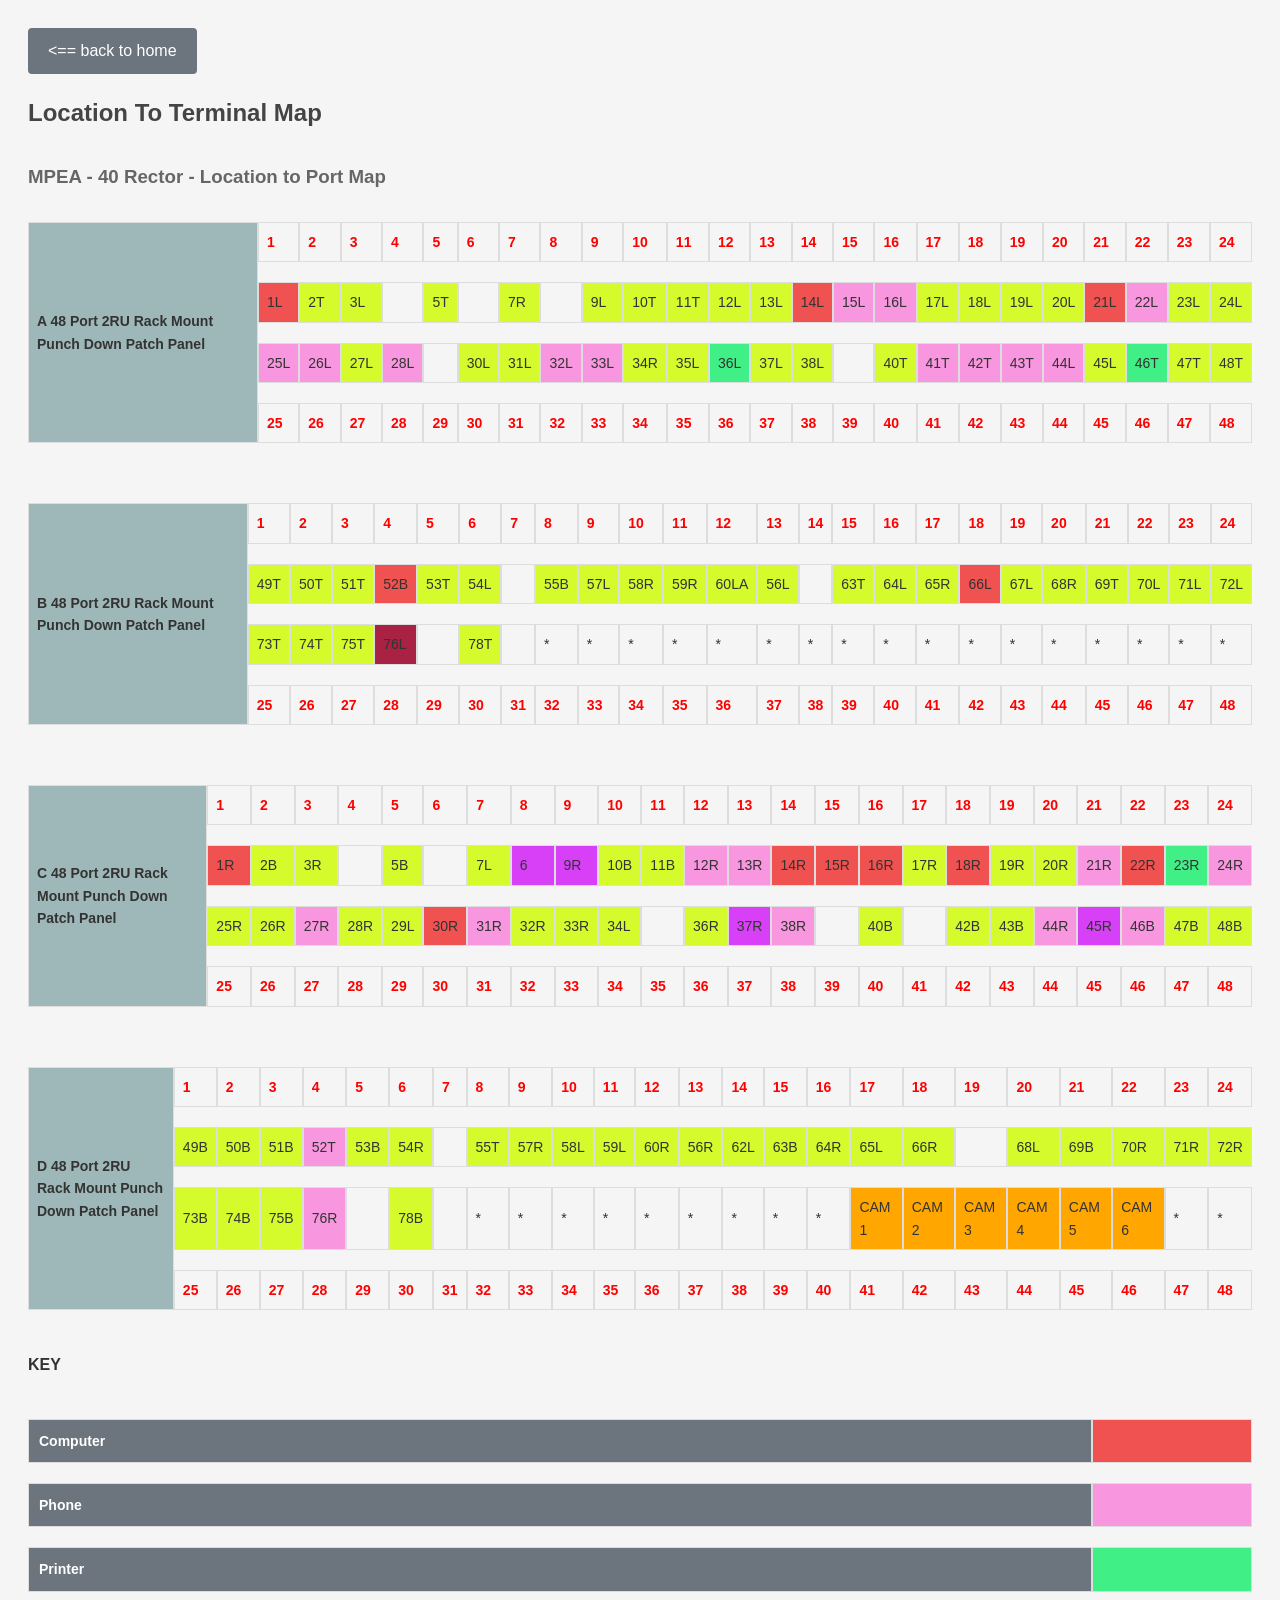
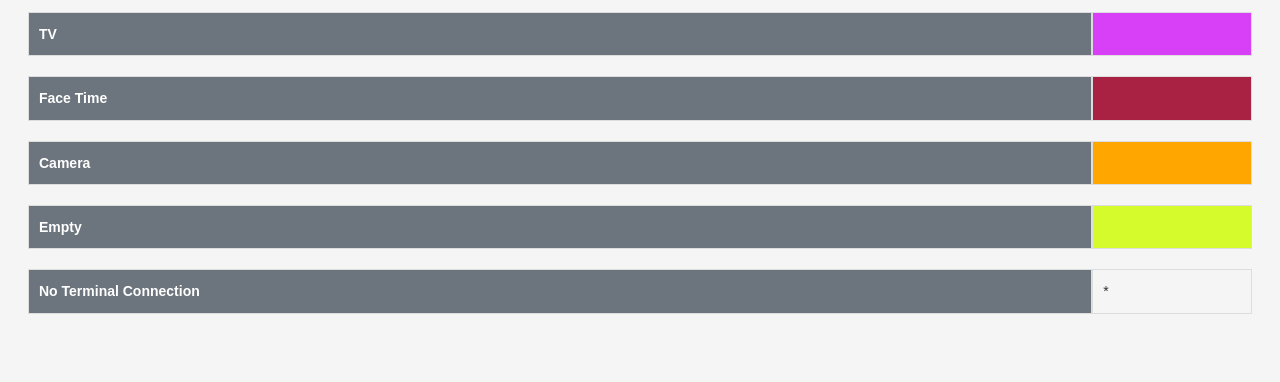
<file: MapsAsHtml/Location To Terminal Map.html>
<!DOCTYPE html>
<html lang="en">
<head>
    <meta charset="UTF-8">
    <meta http-equiv="X-UA-Compatible" content="IE=edge">
    <meta name="viewport" content="width=device-width, initial-scale=1.0">
    <link rel="stylesheet" href="stylesheet.css">
    <title>Document</title>
</head>
<body>
<a href="Homepage.html"><== back to home</a>

<h2>Location To Terminal Map</h2>
<h3>MPEA - 40 Rector - Location to Port Map</h3>



<div class="switches">
<table>
    <tr>
        <th rowspan="4">A 48 Port 2RU Rack Mount Punch Down Patch Panel </th>
        <td class="portnum">1</td>
        <td class="portnum">2</td>
        <td class="portnum">3</td>
        <td class="portnum">4</td>
        <td class="portnum">5</td>
        <td class="portnum">6</td>
        <td class="portnum">7</td>
        <td class="portnum">8</td>
        <td class="portnum">9</td>
        <td class="portnum">10</td>
        <td class="portnum">11</td>
        <td class="portnum">12</td>
        <td class="portnum">13</td>
        <td class="portnum">14</td>
        <td class="portnum">15</td>
        <td class="portnum">16</td>
        <td class="portnum">17</td>
        <td class="portnum">18</td>
        <td class="portnum">19</td>
        <td class="portnum">20</td>
        <td class="portnum">21</td>
        <td class="portnum">22</td>
        <td class="portnum">23</td>
        <td class="portnum">24</td>
    </tr>
    <tr>
        <td class="computers">1L</td>
        <td class="emptys">2T</td>
        <td class="emptys">3L</td>
        <td></td>
        <td class="emptys">5T</td>
        <td></td>
        <td class="emptys">7R</td>
        <td></td>
        <td class="emptys">9L</td>
        <td class="emptys">10T</td>
        <td class="emptys">11T</td>
        <td class="emptys">12L</td>
        <td class="emptys">13L</td>
        <td class="computers">14L</td>
        <td class="phones">15L</td>
        <td class="phones">16L</td>
        <td class="emptys">17L</td>
        <td class="emptys">18L</td>
        <td class="emptys">19L</td>
        <td class="emptys">20L</td>
        <td class="computers">21L</td>
        <td class="phones">22L</td>
        <td class="emptys">23L</td>
        <td class="emptys">24L</td>
    </tr>
    <tr>
        <td class="phones">25L</td>
        <td class="phones">26L</td>
        <td class="emptys">27L</td>
        <td class="phones">28L</td>
        <td></td>
        <td class="emptys">30L</td>
        <td class="emptys">31L</td>
        <td class="phones">32L</td>
        <td class="phones">33L</td>
        <td class="emptys">34R</td>
        <td class="emptys">35L</td>
        <td class="printers">36L</td>
        <td class="emptys">37L</td>
        <td class="emptys">38L</td>
        <td></td>
        <td class="emptys">40T</td>
        <td class="phones">41T</td>
        <td class="phones">42T</td>
        <td class="phones">43T</td>
        <td class="phones">44L</td>
        <td class="emptys">45L</td>
        <td class="printers">46T</td>
        <td class="emptys">47T</td>
        <td class="emptys">48T</td>
    </tr>
    <tr>
        <td class="portnum">25</td>
        <td class="portnum">26</td>
        <td class="portnum">27</td>
        <td class="portnum">28</td>
        <td class="portnum">29</td>
        <td class="portnum">30</td>
        <td class="portnum">31</td>
        <td class="portnum">32</td>
        <td class="portnum">33</td>
        <td class="portnum">34</td>
        <td class="portnum">35</td>
        <td class="portnum">36</td>
        <td class="portnum">37</td>
        <td class="portnum">38</td>
        <td class="portnum">39</td>
        <td class="portnum">40</td>
        <td class="portnum">41</td>
        <td class="portnum">42</td>
        <td class="portnum">43</td>
        <td class="portnum">44</td>
        <td class="portnum">45</td>
        <td class="portnum">46</td>
        <td class="portnum">47</td>
        <td class="portnum">48</td>
    </tr>
</table>
<table>
    <tr>
        <th rowspan="4">B 48 Port 2RU Rack Mount Punch Down Patch Panel </th>
        <td class="portnum">1</td>
        <td class="portnum">2</td>
        <td class="portnum">3</td>
        <td class="portnum">4</td>
        <td class="portnum">5</td>
        <td class="portnum">6</td>
        <td class="portnum">7</td>
        <td class="portnum">8</td>
        <td class="portnum">9</td>
        <td class="portnum">10</td>
        <td class="portnum">11</td>
        <td class="portnum">12</td>
        <td class="portnum">13</td>
        <td class="portnum">14</td>
        <td class="portnum">15</td>
        <td class="portnum">16</td>
        <td class="portnum">17</td>
        <td class="portnum">18</td>
        <td class="portnum">19</td>
        <td class="portnum">20</td>
        <td class="portnum">21</td>
        <td class="portnum">22</td>
        <td class="portnum">23</td>
        <td class="portnum">24</td>
    </tr>
    <tr>
        <td class="emptys">49T</td>
        <td class="emptys">50T</td>
        <td class="emptys">51T</td>
        <td class="computers">52B</td>
        <td class="emptys">53T</td>
        <td class="emptys">54L</td>
        <td></td>
        <td class="emptys">55B</td>
        <td class="emptys">57L</td>
        <td class="emptys">58R</td>
        <td class="emptys">59R</td>
        <td class="emptys">60LA</td>
        <td class="emptys">56L</td>
        <td></td>
        <td class="emptys">63T</td>
        <td class="emptys">64L</td>
        <td class="emptys">65R</td>
        <td class="computers">66L</td>
        <td class="emptys">67L</td>
        <td class="emptys">68R</td>
        <td class="emptys">69T</td>
        <td class="emptys">70L</td>
        <td class="emptys">71L</td>
        <td class="emptys">72L</td>
    </tr>
    <tr>
        <td class="emptys">73T</td>
        <td class="emptys">74T</td>
        <td class="emptys">75T</td>
        <td class="facetimes">76L</td>
        <td></td>
        <td class="emptys">78T</td>
        <td></td>
        <td>*</td>
        <td>*</td>
        <td>*</td>
        <td>*</td>
        <td>*</td>
        <td>*</td>
        <td>*</td>
        <td>*</td>
        <td>*</td>
        <td>*</td>
        <td>*</td>
        <td>*</td>
        <td>*</td>
        <td>*</td>
        <td>*</td>
        <td>*</td>
        <td>*</td>
    </tr>
    <tr>
        <td class="portnum">25</td>
        <td class="portnum">26</td>
        <td class="portnum">27</td>
        <td class="portnum">28</td>
        <td class="portnum">29</td>
        <td class="portnum">30</td>
        <td class="portnum">31</td>
        <td class="portnum">32</td>
        <td class="portnum">33</td>
        <td class="portnum">34</td>
        <td class="portnum">35</td>
        <td class="portnum">36</td>
        <td class="portnum">37</td>
        <td class="portnum">38</td>
        <td class="portnum">39</td>
        <td class="portnum">40</td>
        <td class="portnum">41</td>
        <td class="portnum">42</td>
        <td class="portnum">43</td>
        <td class="portnum">44</td>
        <td class="portnum">45</td>
        <td class="portnum">46</td>
        <td class="portnum">47</td>
        <td class="portnum">48</td>
    </tr>
</table>
<table>
    <tr>
        <th rowspan="4">C 48 Port 2RU Rack Mount Punch Down Patch Panel </th>
        <td class="portnum">1</td>
        <td class="portnum">2</td>
        <td class="portnum">3</td>
        <td class="portnum">4</td>
        <td class="portnum">5</td>
        <td class="portnum">6</td>
        <td class="portnum">7</td>
        <td class="portnum">8</td>
        <td class="portnum">9</td>
        <td class="portnum">10</td>
        <td class="portnum">11</td>
        <td class="portnum">12</td>
        <td class="portnum">13</td>
        <td class="portnum">14</td>
        <td class="portnum">15</td>
        <td class="portnum">16</td>
        <td class="portnum">17</td>
        <td class="portnum">18</td>
        <td class="portnum">19</td>
        <td class="portnum">20</td>
        <td class="portnum">21</td>
        <td class="portnum">22</td>
        <td class="portnum">23</td>
        <td class="portnum">24</td>
    </tr>
    <tr>
        <td class="computers">1R</td>
        <td class="emptys">2B</td>
        <td class="emptys">3R</td>
        <td></td>
        <td class="emptys">5B</td>
        <td></td>
        <td class="emptys">7L</td>
        <td class="tvs">6</td>
        <td class="tvs">9R</td>
        <td class="emptys">10B</td>
        <td class="emptys">11B</td>
        <td class="phones">12R</td>
        <td class="phones">13R</td>
        <td class="computers">14R</td>
        <td class="computers">15R</td>
        <td class="computers">16R</td>
        <td class="emptys">17R</td>
        <td class="computers">18R</td>
        <td class="emptys">19R</td>
        <td class="emptys">20R</td>
        <td class="phones">21R</td>
        <td class="computers">22R</td>
        <td class="printers">23R</td>
        <td class="phones">24R</td>
    </tr>
    <tr>
        <td class="emptys">25R</td>
        <td class="emptys">26R</td>
        <td class="phones">27R</td>
        <td class="emptys">28R</td>
        <td class="emptys">29L</td>
        <td class="computers">30R</td>
        <td class="phones">31R</td>
        <td class="emptys">32R</td>
        <td class="emptys">33R</td>
        <td class="emptys">34L</td>
        <td></td>
        <td class="emptys">36R</td>
        <td class="tvs">37R</td>
        <td class="phones">38R</td>
        <td></td>
        <td class="emptys">40B</td>
        <td></td>
        <td class="emptys">42B</td>
        <td class="emptys">43B</td>
        <td class="phones">44R</td>
        <td class="tvs">45R</td>
        <td class="phones">46B</td>
        <td class="emptys">47B</td>
        <td class="emptys">48B</td>
    </tr>
    <tr>
        <td class="portnum">25</td>
        <td class="portnum">26</td>
        <td class="portnum">27</td>
        <td class="portnum">28</td>
        <td class="portnum">29</td>
        <td class="portnum">30</td>
        <td class="portnum">31</td>
        <td class="portnum">32</td>
        <td class="portnum">33</td>
        <td class="portnum">34</td>
        <td class="portnum">35</td>
        <td class="portnum">36</td>
        <td class="portnum">37</td>
        <td class="portnum">38</td>
        <td class="portnum">39</td>
        <td class="portnum">40</td>
        <td class="portnum">41</td>
        <td class="portnum">42</td>
        <td class="portnum">43</td>
        <td class="portnum">44</td>
        <td class="portnum">45</td>
        <td class="portnum">46</td>
        <td class="portnum">47</td>
        <td class="portnum">48</td>
    </tr>
</table>
<table>
    <tr>
        <th rowspan="4">D 48 Port 2RU Rack Mount Punch Down Patch Panel </th>
        <td class="portnum">1</td>
        <td class="portnum">2</td>
        <td class="portnum">3</td>
        <td class="portnum">4</td>
        <td class="portnum">5</td>
        <td class="portnum">6</td>
        <td class="portnum">7</td>
        <td class="portnum">8</td>
        <td class="portnum">9</td>
        <td class="portnum">10</td>
        <td class="portnum">11</td>
        <td class="portnum">12</td>
        <td class="portnum">13</td>
        <td class="portnum">14</td>
        <td class="portnum">15</td>
        <td class="portnum">16</td>
        <td class="portnum">17</td>
        <td class="portnum">18</td>
        <td class="portnum">19</td>
        <td class="portnum">20</td>
        <td class="portnum">21</td>
        <td class="portnum">22</td>
        <td class="portnum">23</td>
        <td class="portnum">24</td>
    </tr>
    <tr>
        <td class="emptys">49B</td>
        <td class="emptys">50B</td>
        <td class="emptys">51B</td>
        <td class="phones">52T</td>
        <td class="emptys">53B</td>
        <td class="emptys">54R</td>
        <td></td>
        <td class="emptys">55T</td>
        <td class="emptys">57R</td>
        <td class="emptys">58L</td>
        <td class="emptys">59L</td>
        <td class="emptys">60R</td>
        <td class="emptys">56R</td>
        <td class="emptys">62L</td>
        <td class="emptys">63B</td>
        <td class="emptys">64R</td>
        <td class="emptys">65L</td>
        <td class="emptys">66R</td>
        <td></td>
        <td class="emptys">68L</td>
        <td class="emptys">69B</td>
        <td class="emptys">70R</td>
        <td class="emptys">71R</td>
        <td class="emptys">72R</td>
    </tr>
    <tr>
        <td class="emptys">73B</td>
        <td class="emptys">74B</td>
        <td class="emptys">75B</td>
        <td class="phones">76R</td>
        <td></td>
        <td class="emptys">78B</td>
        <td></td>
        <td>*</td>
        <td>*</td>
        <td>*</td>
        <td>*</td>
        <td>*</td>
        <td>*</td>
        <td>*</td>
        <td>*</td>
        <td>*</td>
        <td class="cameras">CAM 1</td>
        <td class="cameras">CAM 2</td>
        <td class="cameras">CAM 3</td>
        <td class="cameras">CAM 4</td>
        <td class="cameras">CAM 5</td>
        <td class="cameras">CAM 6</td>
        <td>*</td>
        <td>*</td>
    </tr>
    <tr>
        <td class="portnum">25</td>
        <td class="portnum">26</td>
        <td class="portnum">27</td>
        <td class="portnum">28</td>
        <td class="portnum">29</td>
        <td class="portnum">30</td>
        <td class="portnum">31</td>
        <td class="portnum">32</td>
        <td class="portnum">33</td>
        <td class="portnum">34</td>
        <td class="portnum">35</td>
        <td class="portnum">36</td>
        <td class="portnum">37</td>
        <td class="portnum">38</td>
        <td class="portnum">39</td>
        <td class="portnum">40</td>
        <td class="portnum">41</td>
        <td class="portnum">42</td>
        <td class="portnum">43</td>
        <td class="portnum">44</td>
        <td class="portnum">45</td>
        <td class="portnum">46</td>
        <td class="portnum">47</td>
        <td class="portnum">48</td>
    </tr>

</table>
</div>
<div class="key">
<h4>KEY</h4>
<table>
    <tr>
        <th>Computer</th>
        <td class="computer"></td>
    </tr>
    <tr>
        <th>Phone</th>
        <td class="phone"></td>
    </tr>
    <tr>
        <th>Printer</th>
        <td class="printer"></td>
    </tr>
    <tr>
        <th>TV</th>
        <td class="tv"></td>
    </tr>
    <tr>
        <th>Face Time</th>
        <td class="facetime"></td>
    </tr>
    <tr>
        <th>Camera</th>
        <td class="camera"></td>
    </tr>
    <tr>
        <th>Empty</th>
        <td class="empty"></td>
    </tr>
    <tr>
        <th>No Terminal Connection</th>
        <td>*</td>
    </tr>
</table>
</div>
</body>
</html>
</file>
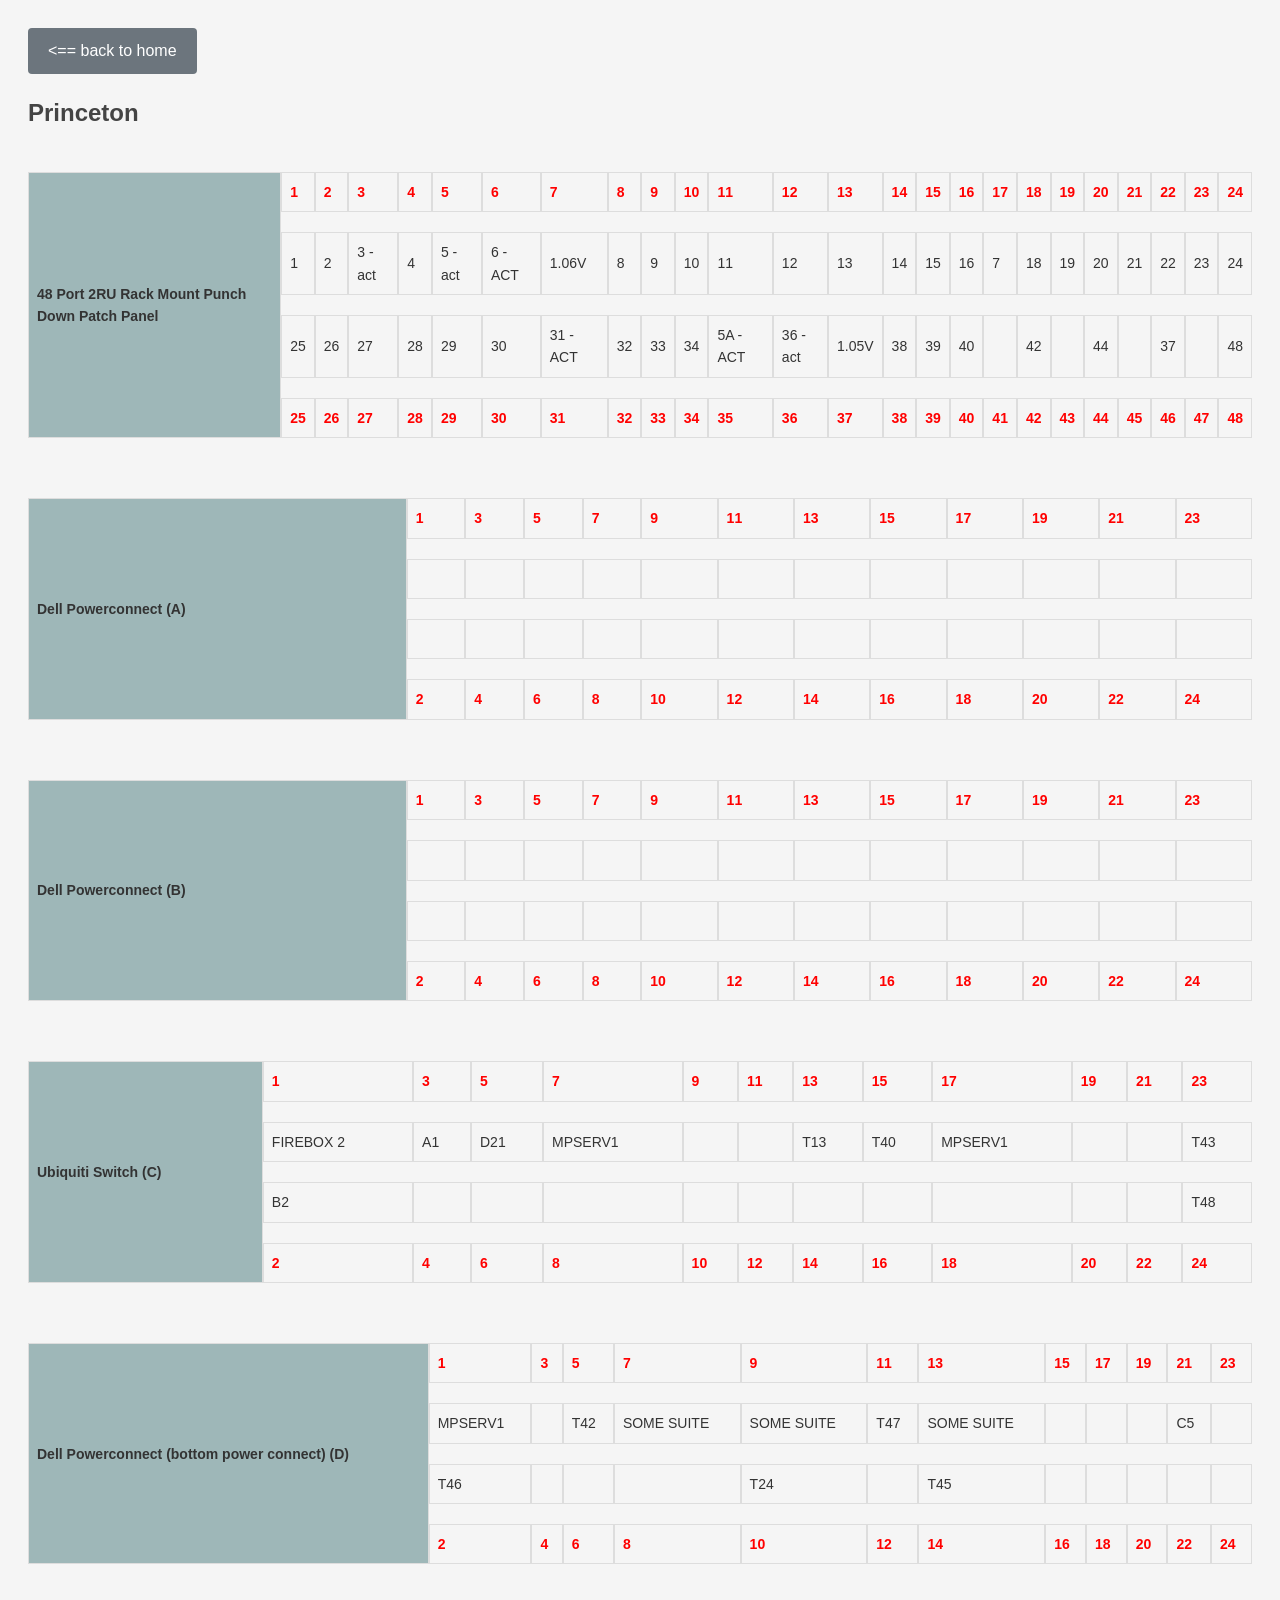
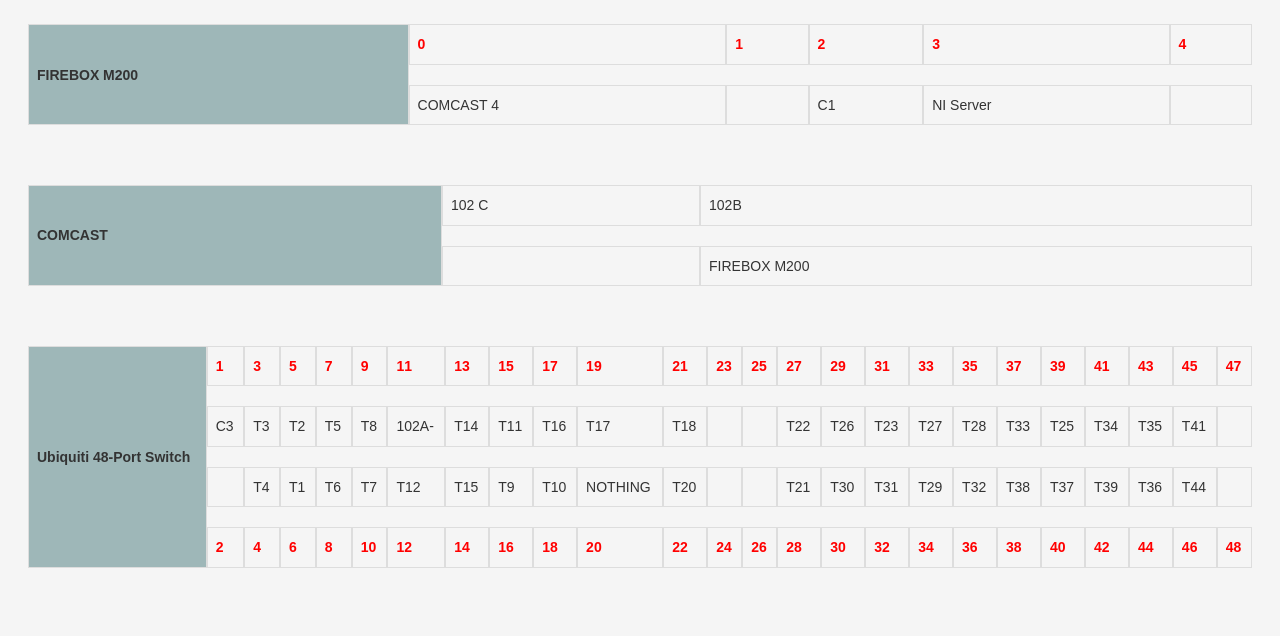
<file: MapsAsHtml/Princeton.html>
<!DOCTYPE html>
<html lang="en">
<head>
    <meta charset="UTF-8">
    <meta http-equiv="X-UA-Compatible" content="IE=edge">
    <meta name="viewport" content="width=device-width, initial-scale=1.0">
    <link rel="stylesheet" href="stylesheet.css">
    <title>Document</title>
</head>
<body>
    <a href="Homepage.html"><== back to home</a>
    
<h2>Princeton</h2>
<table>
    <tr>
        <th rowspan="4">48 Port 2RU Rack Mount Punch Down Patch Panel</th>
        <td class="portnum">1</td>
        <td class="portnum">2</td>
        <td class="portnum">3</td>
        <td class="portnum">4</td>
        <td class="portnum">5</td>
        <td class="portnum">6</td>
        <td class="portnum">7</td>
        <td class="portnum">8</td>
        <td class="portnum">9</td>
        <td class="portnum">10</td>
        <td class="portnum">11</td>
        <td class="portnum">12</td>
        <td class="portnum">13</td>
        <td class="portnum">14</td>
        <td class="portnum">15</td>
        <td class="portnum">16</td>
        <td class="portnum">17</td>
        <td class="portnum">18</td>
        <td class="portnum">19</td>
        <td class="portnum">20</td>
        <td class="portnum">21</td>
        <td class="portnum">22</td>
        <td class="portnum">23</td>
        <td class="portnum">24</td>
    </tr>
    <tr>
        <td>1</td>
        <td>2</td>
        <td>3 - act</td>
        <td>4</td>
        <td>5 - act</td>
        <td>6 - ACT</td>
        <td>1.06V</td>
        <td>8</td>
        <td>9</td>
        <td>10</td>
        <td>11</td>
        <td>12</td>
        <td>13</td>
        <td>14</td>
        <td>15</td>
        <td>16</td>
        <td>7</td>
        <td>18</td>
        <td>19</td>
        <td>20</td>
        <td>21</td>
        <td>22</td>
        <td>23</td>
        <td>24</td>
    </tr>
    <tr>
        <td>25</td>
        <td>26</td>
        <td>27</td>
        <td>28</td>
        <td>29</td>
        <td>30</td>
        <td>31 - ACT</td>
        <td>32</td>
        <td>33</td>
        <td>34</td>
        <td>5A - ACT</td>
        <td>36 - act</td>
        <td>1.05V</td>
        <td>38</td>
        <td>39</td>
        <td>40</td>
        <td> </td>
        <td>42</td>
        <td> </td>
        <td>44</td>
        <td> </td>
        <td>37</td>
        <td> </td>
        <td>48</td>
    </tr>
    <tr>
        <td class="portnum">25</td>
        <td class="portnum">26</td>
        <td class="portnum">27</td>
        <td class="portnum">28</td>
        <td class="portnum">29</td>
        <td class="portnum">30</td>
        <td class="portnum">31</td>
        <td class="portnum">32</td>
        <td class="portnum">33</td>
        <td class="portnum">34</td>
        <td class="portnum">35</td>
        <td class="portnum">36</td>
        <td class="portnum">37</td>
        <td class="portnum">38</td>
        <td class="portnum">39</td>
        <td class="portnum">40</td>
        <td class="portnum">41</td>
        <td class="portnum">42</td>
        <td class="portnum">43</td>
        <td class="portnum">44</td>
        <td class="portnum">45</td>
        <td class="portnum">46</td>
        <td class="portnum">47</td>
        <td class="portnum">48</td>
    </tr>
</table>
<table>
    <tr>
        <th rowspan="4">Dell Powerconnect (A)</th>
        <td class="portnum">1</td>
        <td class="portnum">3</td>
        <td class="portnum">5</td>
        <td class="portnum">7</td>
        <td class="portnum">9</td>
        <td class="portnum">11</td>
        <td class="portnum">13</td>
        <td class="portnum">15</td>
        <td class="portnum">17</td>
        <td class="portnum">19</td>
        <td class="portnum">21</td>
        <td class="portnum">23</td>
    </tr>
    <tr>
        <td> </td>
        <td> </td>
        <td> </td>
        <td> </td>
        <td> </td>
        <td> </td>
        <td> </td>
        <td> </td>
        <td> </td>
        <td> </td>
        <td> </td>
        <td> </td>
    </tr>
    <tr>
        <td> </td>
        <td> </td>
        <td> </td>
        <td> </td>
        <td> </td>
        <td> </td>
        <td> </td>
        <td> </td>
        <td> </td>
        <td> </td>
        <td> </td>
        <td> </td>
    </tr>
    <tr>
        <td class="portnum">2</td>
        <td class="portnum">4</td>
        <td class="portnum">6</td>
        <td class="portnum">8</td>
        <td class="portnum">10</td>
        <td class="portnum">12</td>
        <td class="portnum">14</td>
        <td class="portnum">16</td>
        <td class="portnum">18</td>
        <td class="portnum">20</td>
        <td class="portnum">22</td>
        <td class="portnum">24</td>
    </tr>
</table>
<table>
    <tr>
        <th rowspan="4">Dell Powerconnect (B)</th>
        <td class="portnum">1</td>
        <td class="portnum">3</td>
        <td class="portnum">5</td>
        <td class="portnum">7</td>
        <td class="portnum">9</td>
        <td class="portnum">11</td>
        <td class="portnum">13</td>
        <td class="portnum">15</td>
        <td class="portnum">17</td>
        <td class="portnum">19</td>
        <td class="portnum">21</td>
        <td class="portnum">23</td>
    </tr>
    <tr>
        <td> </td>
        <td> </td>
        <td> </td>
        <td> </td>
        <td> </td>
        <td> </td>
        <td> </td>
        <td> </td>
        <td> </td>
        <td> </td>
        <td> </td>
        <td> </td>
    </tr>
    <tr>
        <td> </td>
        <td> </td>
        <td> </td>
        <td> </td>
        <td> </td>
        <td> </td>
        <td> </td>
        <td> </td>
        <td> </td>
        <td> </td>
        <td> </td>
        <td> </td>
    </tr>
    <tr>
        <td class="portnum">2</td>
        <td class="portnum">4</td>
        <td class="portnum">6</td>
        <td class="portnum">8</td>
        <td class="portnum">10</td>
        <td class="portnum">12</td>
        <td class="portnum">14</td>
        <td class="portnum">16</td>
        <td class="portnum">18</td>
        <td class="portnum">20</td>
        <td class="portnum">22</td>
        <td class="portnum">24</td>
    </tr>
</table>
<table>
    <tr>
        <th rowspan="4">Ubiquiti Switch (C)</th>
        <td class="portnum">1</td>
        <td class="portnum">3</td>
        <td class="portnum">5</td>
        <td class="portnum">7</td>
        <td class="portnum">9</td>
        <td class="portnum">11</td>
        <td class="portnum">13</td>
        <td class="portnum">15</td>
        <td class="portnum">17</td>
        <td class="portnum">19</td>
        <td class="portnum">21</td>
        <td class="portnum">23</td>
    </tr>
    <tr>
        <td>FIREBOX 2</td>
        <td>A1</td>
        <td>D21</td>
        <td>MPSERV1</td>
        <td> </td>
        <td> </td>
        <td>T13</td>
        <td>T40</td>
        <td>MPSERV1</td>
        <td> </td>
        <td> </td>
        <td>T43</td>
    </tr>
    <tr>
        <td>B2</td>
        <td> </td>
        <td> </td>
        <td> </td>
        <td> </td>
        <td> </td>
        <td> </td>
        <td> </td>
        <td> </td>
        <td> </td>
        <td> </td>
        <td>T48</td>
    </tr>
    <tr>
        <td class="portnum">2</td>
        <td class="portnum">4</td>
        <td class="portnum">6</td>
        <td class="portnum">8</td>
        <td class="portnum">10</td>
        <td class="portnum">12</td>
        <td class="portnum">14</td>
        <td class="portnum">16</td>
        <td class="portnum">18</td>
        <td class="portnum">20</td>
        <td class="portnum">22</td>
        <td class="portnum">24</td>
    </tr>
</table>
<table>
    <tr>
        <th rowspan="4">Dell Powerconnect (bottom power connect)    (D)</th>
        <td class="portnum">1</td>
        <td class="portnum">3</td>
        <td class="portnum">5</td>
        <td class="portnum">7</td>
        <td class="portnum">9</td>
        <td class="portnum">11</td>
        <td class="portnum">13</td>
        <td class="portnum">15</td>
        <td class="portnum">17</td>
        <td class="portnum">19</td>
        <td class="portnum">21</td>
        <td class="portnum">23</td>
    </tr>
    <tr>
        <td>MPSERV1</td>
        <td> </td>
        <td>T42</td>
        <td>SOME SUITE</td>
        <td>SOME SUITE</td>
        <td>T47</td>
        <td>SOME SUITE</td>
        <td> </td>
        <td> </td>
        <td> </td>
        <td>C5</td>
        <td> </td>
    </tr>
    <tr>
        <td>T46</td>
        <td> </td>
        <td> </td>
        <td> </td>
        <td>T24</td>
        <td> </td>
        <td>T45</td>
        <td> </td>
        <td> </td>
        <td> </td>
        <td> </td>
        <td> </td>
    </tr>
    <tr>
        <td class="portnum">2</td>
        <td class="portnum">4</td>
        <td class="portnum">6</td>
        <td class="portnum">8</td>
        <td class="portnum">10</td>
        <td class="portnum">12</td>
        <td class="portnum">14</td>
        <td class="portnum">16</td>
        <td class="portnum">18</td>
        <td class="portnum">20</td>
        <td class="portnum">22</td>
        <td class="portnum">24</td>
    </tr>
</table>
<table>
    <tr>
        <th rowspan="2">FIREBOX M200</th>
        <td class="portnum">0</td>
        <td class="portnum">1</td>
        <td class="portnum">2</td>
        <td class="portnum">3</td>
        <td class="portnum">4</td>
    </tr>
    <tr>
        <td>COMCAST 4</td>
        <td> </td>
        <td>C1</td>
        <td>NI Server</td>
        <td> </td>
    </tr>
</table>
<table>
    <tr>
        <th rowspan="2">COMCAST</th>
        <td>102 C</td>
        <td>102B</td>
    </tr>
    <tr>
        <td> </td>
        <td>FIREBOX M200</td>
    </tr>
</table>
<table>
    <tr>
        <th rowspan="4">Ubiquiti 48-Port Switch</th>
        <td class="portnum">1</td>
        <td class="portnum">3</td>
        <td class="portnum">5</td>
        <td class="portnum">7</td>
        <td class="portnum">9</td>
        <td class="portnum">11</td>
        <td class="portnum">13</td>
        <td class="portnum">15</td>
        <td class="portnum">17</td>
        <td class="portnum">19</td>
        <td class="portnum">21</td>
        <td class="portnum">23</td>
        <td class="portnum">25</td>
        <td class="portnum">27</td>
        <td class="portnum">29</td>
        <td class="portnum">31</td>
        <td class="portnum">33</td>
        <td class="portnum">35</td>
        <td class="portnum">37</td>
        <td class="portnum">39</td>
        <td class="portnum">41</td>
        <td class="portnum">43</td>
        <td class="portnum">45</td>
        <td class="portnum">47</td>
    </tr>
    <tr>
        <td>C3</td>
        <td>T3</td>
        <td>T2</td>
        <td>T5</td>
        <td>T8</td>
        <td>102A-</td>
        <td>T14</td>
        <td>T11</td>
        <td>T16</td>
        <td>T17</td>
        <td>T18</td>
        <td></td>
        <td> </td>
        <td>T22</td>
        <td>T26</td>
        <td>T23</td>
        <td>T27</td>
        <td>T28</td>
        <td>T33</td>
        <td>T25</td>
        <td>T34</td>
        <td>T35</td>
        <td>T41</td>
        <td> </td>
    </tr>
    <tr>
        <td> </td>
        <td>T4</td>
        <td>T1</td>
        <td>T6</td>
        <td>T7</td>
        <td>T12</td>
        <td>T15</td>
        <td>T9</td>
        <td>T10</td>
        <td>NOTHING</td>
        <td>T20</td>
        <td> </td>
        <td> </td>
        <td>T21</td>
        <td>T30</td>
        <td>T31</td>
        <td>T29</td>
        <td>T32</td>
        <td>T38</td>
        <td>T37</td>
        <td>T39</td>
        <td>T36</td>
        <td>T44</td>
        <td> </td>
    </tr>
    <tr>
        <td class="portnum">2</td>
        <td class="portnum">4</td>
        <td class="portnum">6</td>
        <td class="portnum">8</td>
        <td class="portnum">10</td>
        <td class="portnum">12</td>
        <td class="portnum">14</td>
        <td class="portnum">16</td>
        <td class="portnum">18</td>
        <td class="portnum">20</td>
        <td class="portnum">22</td>
        <td class="portnum">24</td>
        <td class="portnum">26</td>
        <td class="portnum">28</td>
        <td class="portnum">30</td>
        <td class="portnum">32</td>
        <td class="portnum">34</td>
        <td class="portnum">36</td>
        <td class="portnum">38</td>
        <td class="portnum">40</td>
        <td class="portnum">42</td>
        <td class="portnum">44</td>
        <td class="portnum">46</td>
        <td class="portnum">48</td>
    </tr>
</table>
</body>
</html>
</file>
<file: homepagestyle.css>
body {
    font-family: Arial, sans-serif;
    background-color: #f5f5f5;
    color: #333;
    text-align: center;
    padding: 20px;
}

h1 {
    color: #444;
}

a {
    display: inline-block;
    margin: 10px;
    padding: 15px 25px;
    text-decoration: none;
    color: #fff;
    background-color: #9eb7b8;
    border-radius: 4px;
    transition: background-color 0.3s ease, transform 0.3s ease;
}

a:hover {
    background-color: #7a9a9b;
    transform: scale(1.1);
}
</file>
<file: stylesheet.css>
/* Set up a basic font and background for the body */
body {
    font-family: Arial, sans-serif;
    background-color: #f5f5f5;
    color: #333;
    line-height: 1.6;
    padding: 20px;
  }
 
  a {
    display: inline-block;
    padding: 10px 20px;
    text-decoration: none;
    color: #ffffff;
    background-color: #6c757d;
    border-radius: 4px;
    transition: background-color 0.3s ease;
}

a:hover {
    background-color: #5a6268;
}

/* Style for the table */
.key {
    border-collapse: collapse;
    width: 30%;
    text-align: left;
    font-family: Arial, sans-serif;
    margin-bottom: 20px;
}

/* Style for table header and cells */
.key th, .key td {
    border: 1px solid #ddd;
    padding: 10px;
}

/* Style for the table header */
.key th {
    background-color: #6c757d;
    color: white;
}

/* Style for the colored key rows */
.key .computer {
    background-color: #f05151;
}

.key .phone {
    background-color: #f896df;
}

.key .printer {
    background-color: #40ef86;
}

.key .tv {
    background-color: #d740f6;
}

.key .facetime {
    background-color: #a92143;
}

.key .camera {
    background-color: #ffa600;
}

.key .empty {
    background-color: #d5fb2d;
}



  /* TABLES STUFF */

  /* Style for the main heading (h2) */
   h2 {
    color: #444;
    margin-bottom: 20px;
  }
  
  /* Style for the subheadings (h3) */
   h3 {
    color: #666;
    margin-bottom: 10px;
    margin-top: 30px;
  }
  
  /* Global table settings */
   table {
    border-collapse: separate;
    border-spacing: 0 20px; /* Add vertical space between tables */
    width: 100%;
    table-layout: auto; /* To allow the table to adjust width based on content */
    overflow-x: auto; /* For horizontal scrolling if the table is too wide */
    margin-bottom: 20px; /* Add some space at the bottom of each table */
  }
  
  /* Global cell settings */
   th, td {
    border: 1px solid #ddd;
    padding: 8px;
    text-align: center;
    font-size: 0.875em; /* To ensure readability with so many columns */
    word-wrap: break-word; /* To ensure content fits within cells */
  }
  
  /* Header styles */
   th {
    width: fit-content;
    background-color: #9eb7b8;
    color: #333;
  }

 .portnum {
    color: red;
    font-weight: bold;
  }

  .switches .computers {
    background-color: #f05151;
}

.switches .phones {
    background-color: #f896df;
}

.switches .printers {
    background-color: #40ef86;
}

.switches .tvs {
    background-color: #d740f6;
}

.switches .facetimes {
    background-color: #a92143;
}

.switches .cameras {
    background-color: #ffa600;
}

.switches .emptys {
    background-color: #d5fb2d;
}
</file>
<file: MapsAsHtml/stylesheet.css>
/* Set up a basic font and background for the body */
body {
    font-family: Arial, sans-serif;
    background-color: #f5f5f5;
    color: #333;
    line-height: 1.6;
    padding: 20px;
  }
 
  a {
    display: inline-block;
    padding: 10px 20px;
    text-decoration: none;
    color: #ffffff;
    background-color: #6c757d;
    border-radius: 4px;
    transition: background-color 0.3s ease;
}

a:hover {
    background-color: #5a6268;
}

/* Style for the table */
.key {
    border-collapse: collapse;
    width: 100%;
    text-align: left;
    font-family: Arial, sans-serif;
    margin-bottom: 20px;
}

/* Style for table header and cells */
.key th, .key td {
    border: 1px solid #ddd;
    padding: 10px;
}

/* Style for the table header */
.key th {
    background-color: #6c757d;
    color: white;
}

/* Style for the colored key rows */
.key .computer {
    background-color: #f05151;
}

.key .phone {
    background-color: #f896df;
}

.key .printer {
    background-color: #40ef86;
}

.key .tv {
    background-color: #d740f6;
}

.key .facetime {
    background-color: #a92143;
}

.key .camera {
    background-color: #ffa600;
}

.key .empty {
    background-color: #d5fb2d;
}



  /* TABLES STUFF */

  /* Style for the main heading (h2) */
   h2 {
    color: #444;
    margin-bottom: 20px;
  }
  
  /* Style for the subheadings (h3) */
   h3 {
    color: #666;
    margin-bottom: 10px;
    margin-top: 30px;
  }
  
  /* Global table settings */
   table {
    border-collapse: separate;
    border-spacing: 0 20px; /* Add vertical space between tables */
    width: 100%;
    table-layout: auto; /* To allow the table to adjust width based on content */
    overflow-x: auto; /* For horizontal scrolling if the table is too wide */
    margin-bottom: 20px; /* Add some space at the bottom of each table */
  }
  
  /* Global cell settings */
   th, td {
    border: 1px solid #ddd;
    padding: 8px;
    text-align: left;
    font-size: 0.875em; /* To ensure readability with so many columns */
    word-wrap: break-word; /* To ensure content fits within cells */
  }
  
  /* Header styles */
   th {
    background-color: #9eb7b8;
    color: #333;
  }

 .portnum {
    color: red;
    font-weight: bold;
  }

  .switches .computers {
    background-color: #f05151;
}

.switches .phones {
    background-color: #f896df;
}

.switches .printers {
    background-color: #40ef86;
}

.switches .tvs {
    background-color: #d740f6;
}

.switches .facetimes {
    background-color: #a92143;
}

.switches .cameras {
    background-color: #ffa600;
}

.switches .emptys {
    background-color: #d5fb2d;
}
</file>
